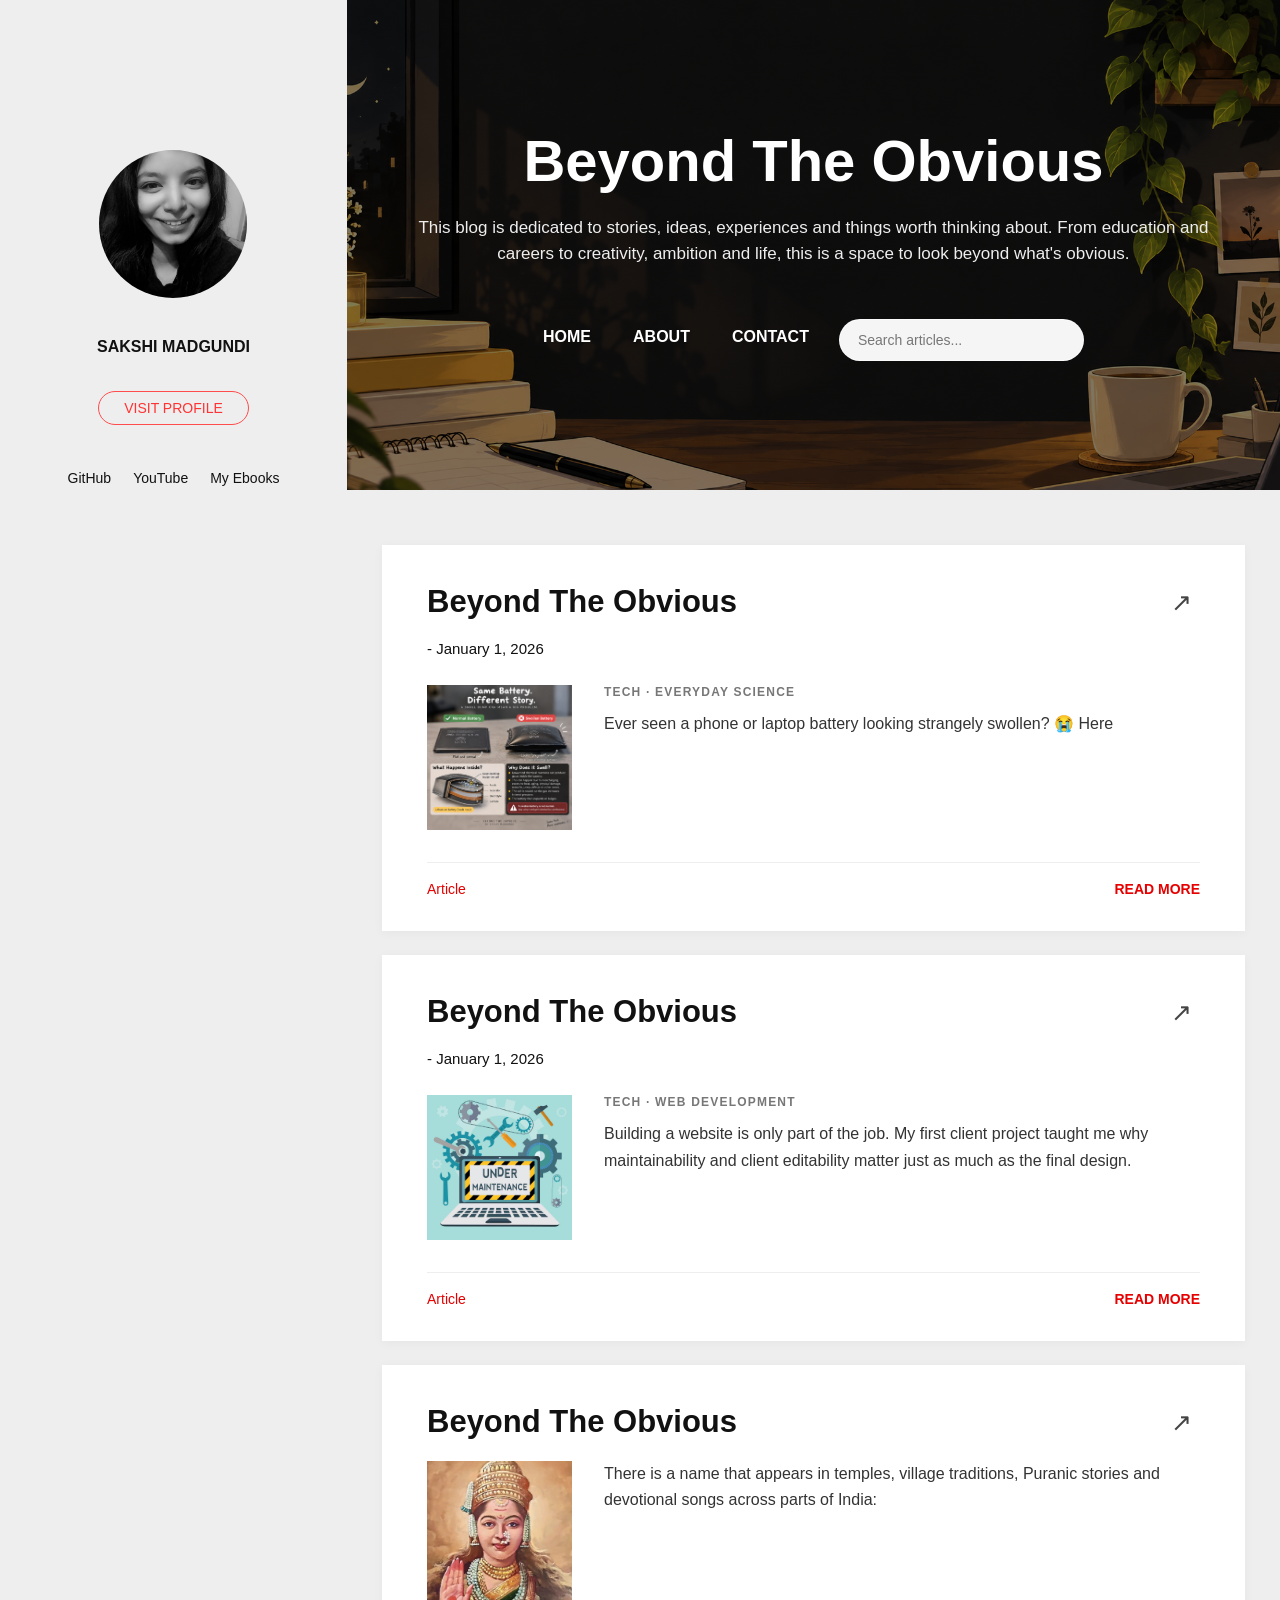
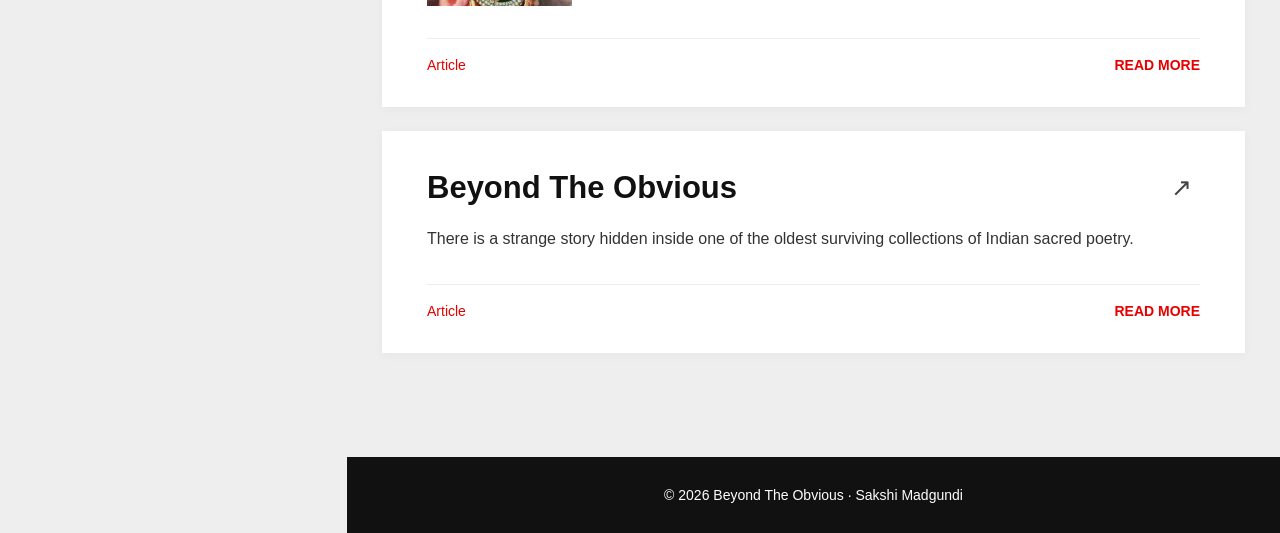
<file: index.html>
<!DOCTYPE html>
<html lang="en">

<head>
    <meta charset="UTF-8">

    <meta name="viewport" content="width=device-width, initial-scale=1.0">

    <title>Beyond The Obvious | Sakshi Madgundi</title>

    <meta
        name="description"
        content="Beyond The Obvious — stories, ideas, personal experiences and things worth thinking about."
    >

    <meta name="author" content="Sakshi Madgundi">

    <link rel="stylesheet" href="css/style.css">
</head>

<body>

<header class="mobile-header">
    <a href="index.html" class="mobile-logo">Beyond The Obvious</a>

    <button
        class="menu-toggle"
        id="menuToggle"
        type="button"
        aria-label="Open menu"
        aria-expanded="false"
    >
        ☰
    </button>
</header>

<aside class="sidebar" id="sidebar">

    <div class="profile">
        <img
            src="image (1).png"
            alt="Sakshi Madgundi"
            class="profile-image"
        >

        <h3>SAKSHI MADGUNDI</h3>

        <a
            href="https://github.com/Sakshi0035"
            target="_blank"
            rel="noopener noreferrer"
            class="profile-button"
        >
            VISIT PROFILE
        </a>
    </div>

    <div class="sidebar-social">
        <a
            href="https://github.com/Sakshi0035"
            target="_blank"
            rel="noopener noreferrer"
        >
            GitHub
        </a>

        <a
            href="https://www.youtube.com/@sakshimeandmyself"
            target="_blank"
            rel="noopener noreferrer"
        >
            YouTube
        </a>

        <a
            href="https://echopaths.gumroad.com/"
            target="_blank"
            rel="noopener noreferrer"
        >
            My Ebooks
        </a>
    </div>

</aside>

<main class="main-content">

    <section class="hero">

        <div class="hero-overlay">

            <h1>Beyond The Obvious</h1>

            <p>
                This blog is dedicated to stories, ideas, experiences and
                things worth thinking about. From education and careers to
                creativity, ambition and life, this is a space to look
                beyond what's obvious.
            </p>

            <div class="hero-nav-row">

                <nav class="main-nav" aria-label="Main navigation">
                    <a href="index.html">HOME</a>
                    <a href="about.html">ABOUT</a>
                    <a href="contact.html">CONTACT</a>
                </nav>

                <div class="hero-search">
                    <label for="blogSearch" class="sr-only">
                        Search articles
                    </label>

                    <input
                        type="search"
                        id="blogSearch"
                        placeholder="Search articles..."
                        autocomplete="off"
                        aria-label="Search articles"
                    >
                </div>

            </div>

        </div>

    </section>

    <section class="blog-area">

        <div class="blog-container">

            <div
                id="posts-container"
                class="posts-list"
                aria-live="polite"
            >
                <div id="posts-loading" class="posts-loading">
                    Loading articles...
                </div>
            </div>

            <div
                id="no-posts-message"
                class="no-posts-message"
                hidden
            >
                No articles found.
            </div>

        </div>

    </section>

    <footer class="site-footer">
        <p>© 2026 Beyond The Obvious · Sakshi Madgundi</p>
    </footer>

</main>

<script src="js/main.js"></script>

</body>
</html>
</file>
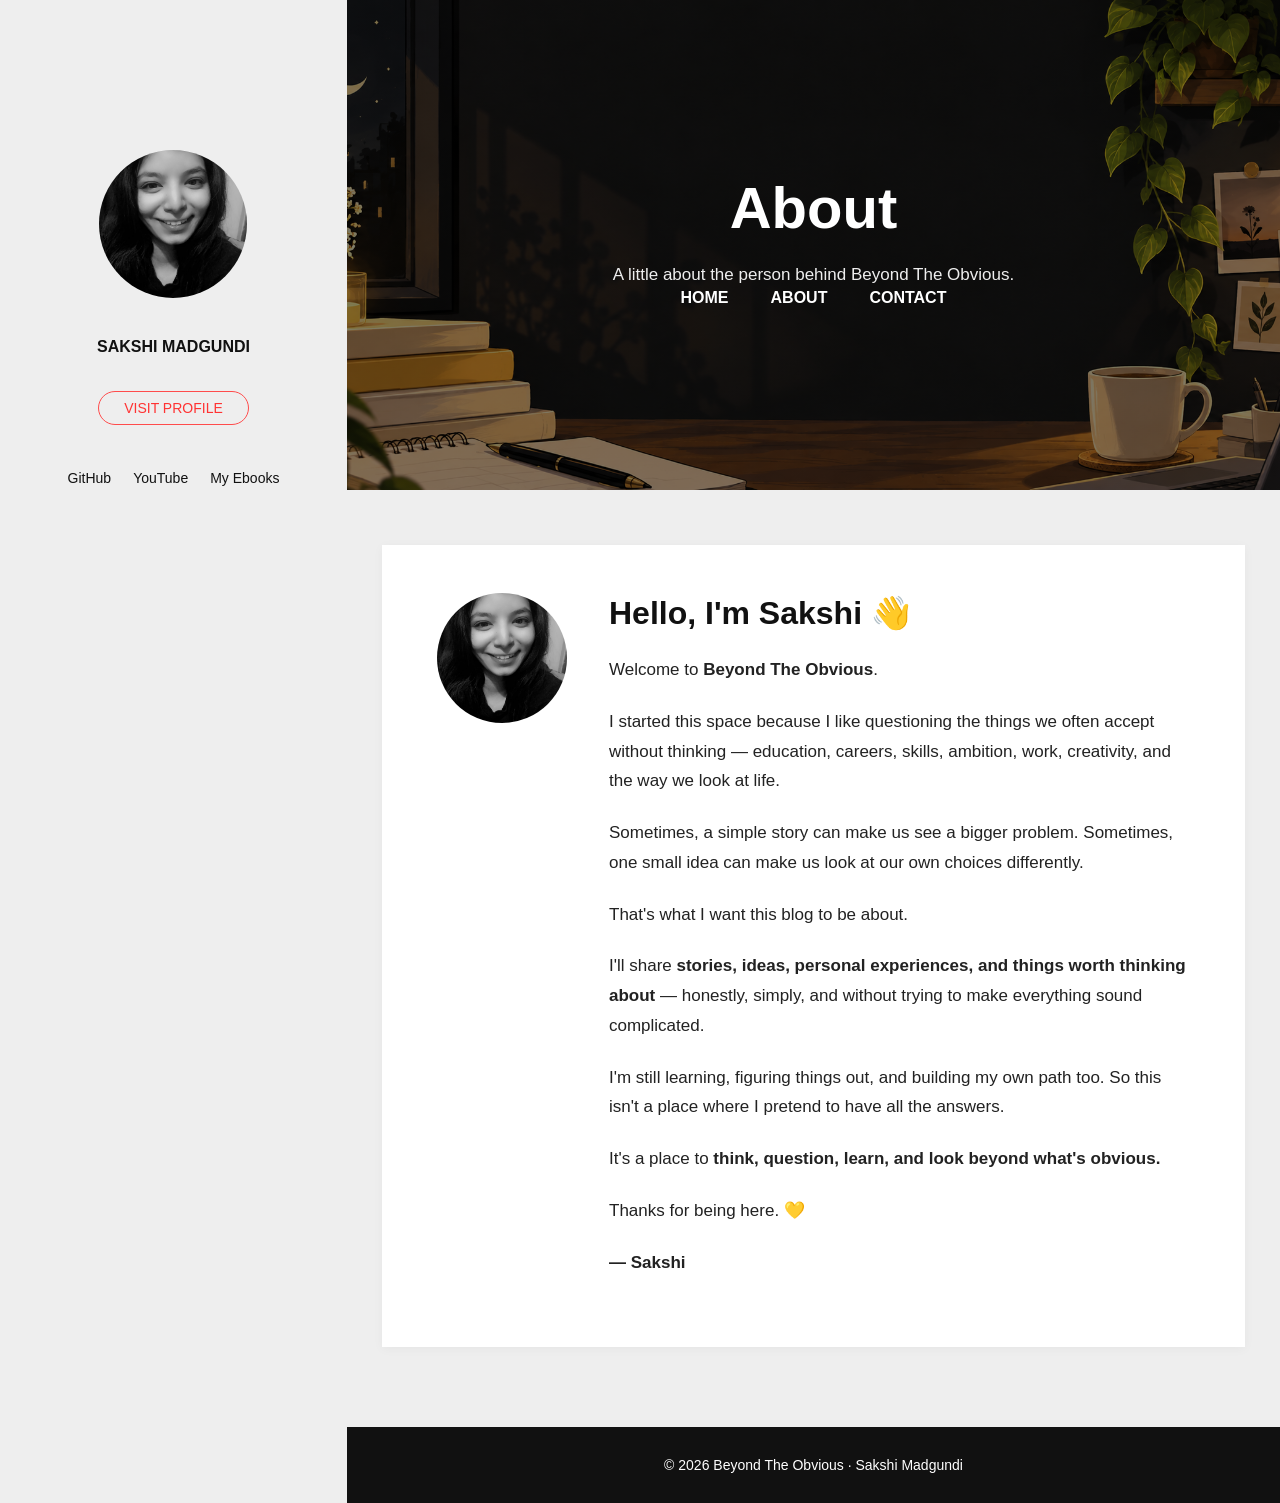
<file: about.html>
<!DOCTYPE html>
<html lang="en">

<head>
    <meta charset="UTF-8">

    <meta name="viewport" content="width=device-width, initial-scale=1.0">

    <title>About | Beyond The Obvious</title>

    <meta
        name="description"
        content="About Sakshi and Beyond The Obvious."
    >

    <meta name="author" content="Sakshi Madgundi">

    <link rel="stylesheet" href="css/style.css">
</head>

<body>

<header class="mobile-header">
    <a href="index.html" class="mobile-logo">Beyond The Obvious</a>

    <button
        class="menu-toggle"
        id="menuToggle"
        type="button"
        aria-label="Open menu"
        aria-expanded="false"
    >
        ☰
    </button>
</header>

<aside class="sidebar" id="sidebar">

    <div class="profile">

        <img
            src="image (1).png"
            alt="Sakshi Madgundi"
            class="profile-image"
        >

        <h3>SAKSHI MADGUNDI</h3>

        <a
            href="https://github.com/Sakshi0035"
            target="_blank"
            rel="noopener noreferrer"
            class="profile-button"
        >
            VISIT PROFILE
        </a>

    </div>

    <div class="sidebar-social">

        <a
            href="https://github.com/Sakshi0035"
            target="_blank"
            rel="noopener noreferrer"
        >
            GitHub
        </a>

        <a
            href="https://www.youtube.com/@sakshimeandmyself"
            target="_blank"
            rel="noopener noreferrer"
        >
            YouTube
        </a>

        <a
            href="https://echopaths.gumroad.com/"
            target="_blank"
            rel="noopener noreferrer"
        >
            My Ebooks
        </a>

    </div>

</aside>

<main class="main-content">

    <section class="hero hero-small">

        <div class="hero-overlay">

            <h1>About</h1>

            <p>
                A little about the person behind Beyond The Obvious.
            </p>

            <nav class="main-nav" aria-label="Main navigation">
                <a href="index.html">HOME</a>
                <a href="about.html">ABOUT</a>
                <a href="contact.html">CONTACT</a>
            </nav>

        </div>

    </section>

    <section class="blog-area">

        <div class="blog-container">

            <article class="static-page-card">

                <div class="static-page-profile">
                    <img
                        src="image (1).png"
                        alt="Sakshi Madgundi"
                    >
                </div>

                <div class="static-page-content">

                    <h2>Hello, I'm Sakshi 👋</h2>

                    <p>
                        Welcome to <strong>Beyond The Obvious</strong>.
                    </p>

                    <p>
                        I started this space because I like questioning
                        the things we often accept without thinking —
                        education, careers, skills, ambition, work,
                        creativity, and the way we look at life.
                    </p>

                    <p>
                        Sometimes, a simple story can make us see a bigger
                        problem. Sometimes, one small idea can make us look
                        at our own choices differently.
                    </p>

                    <p>
                        That's what I want this blog to be about.
                    </p>

                    <p>
                        I'll share
                        <strong>
                            stories, ideas, personal experiences, and things
                            worth thinking about
                        </strong>
                        — honestly, simply, and without trying to make
                        everything sound complicated.
                    </p>

                    <p>
                        I'm still learning, figuring things out, and
                        building my own path too. So this isn't a place
                        where I pretend to have all the answers.
                    </p>

                    <p>
                        It's a place to
                        <strong>
                            think, question, learn, and look beyond
                            what's obvious.
                        </strong>
                    </p>

                    <p>
                        Thanks for being here. 💛
                    </p>

                    <p><strong>— Sakshi</strong></p>

                </div>

            </article>

        </div>

    </section>

    <footer class="site-footer">
        <p>© 2026 Beyond The Obvious · Sakshi Madgundi</p>
    </footer>

</main>

<script src="js/main.js"></script>

</body>
</html>
</file>
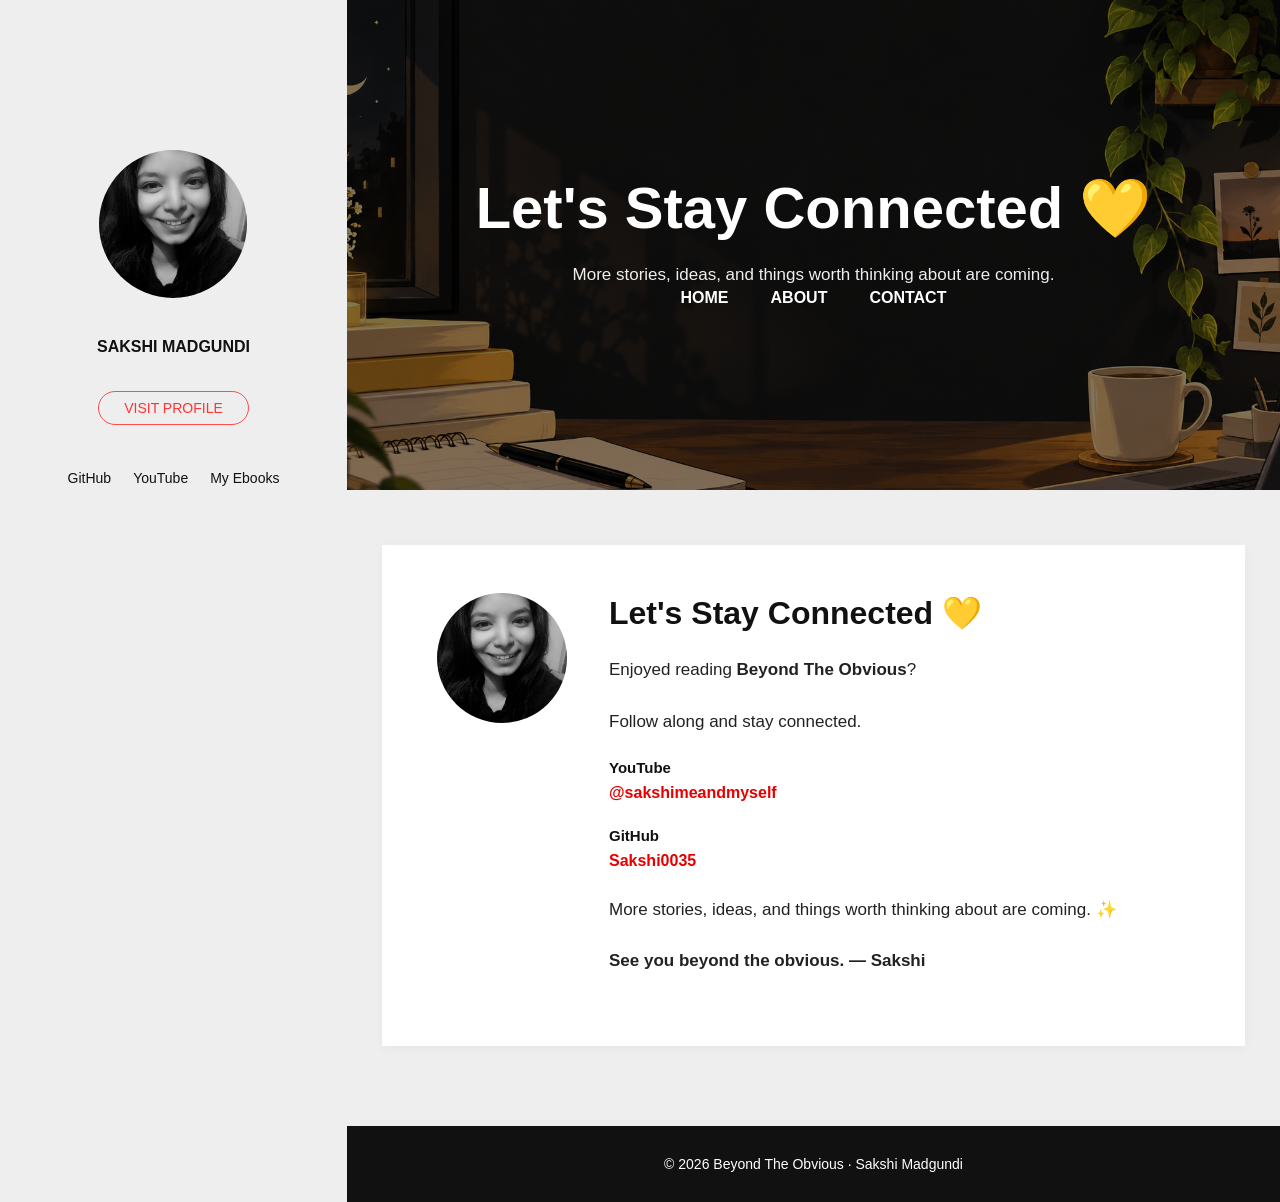
<file: contact.html>
<!DOCTYPE html>
<html lang="en">

<head>
    <meta charset="UTF-8">

    <meta name="viewport" content="width=device-width, initial-scale=1.0">

    <title>Contact | Beyond The Obvious</title>

    <meta
        name="description"
        content="Stay connected with Beyond The Obvious."
    >

    <meta name="author" content="Sakshi Madgundi">

    <link rel="stylesheet" href="css/style.css">
</head>

<body>

<header class="mobile-header">
    <a href="index.html" class="mobile-logo">Beyond The Obvious</a>

    <button
        class="menu-toggle"
        id="menuToggle"
        type="button"
        aria-label="Open menu"
        aria-expanded="false"
    >
        ☰
    </button>
</header>

<aside class="sidebar" id="sidebar">

    <div class="profile">

        <img
            src="image (1).png"
            alt="Sakshi Madgundi"
            class="profile-image"
        >

        <h3>SAKSHI MADGUNDI</h3>

        <a
            href="https://github.com/Sakshi0035"
            target="_blank"
            rel="noopener noreferrer"
            class="profile-button"
        >
            VISIT PROFILE
        </a>

    </div>

    <div class="sidebar-social">

        <a
            href="https://github.com/Sakshi0035"
            target="_blank"
            rel="noopener noreferrer"
        >
            GitHub
        </a>

        <a
            href="https://www.youtube.com/@sakshimeandmyself"
            target="_blank"
            rel="noopener noreferrer"
        >
            YouTube
        </a>

        <a
            href="https://echopaths.gumroad.com/"
            target="_blank"
            rel="noopener noreferrer"
        >
            My Ebooks
        </a>

    </div>

</aside>

<main class="main-content">

    <section class="hero hero-small">

        <div class="hero-overlay">

            <h1>Let's Stay Connected 💛</h1>

            <p>
                More stories, ideas, and things worth thinking about
                are coming.
            </p>

            <nav class="main-nav" aria-label="Main navigation">
                <a href="index.html">HOME</a>
                <a href="about.html">ABOUT</a>
                <a href="contact.html">CONTACT</a>
            </nav>

        </div>

    </section>

    <section class="blog-area">

        <div class="blog-container">

            <article class="static-page-card">

                <div class="static-page-profile">
                    <img
                        src="image (1).png"
                        alt="Sakshi Madgundi"
                    >
                </div>

                <div class="static-page-content">

                    <h2>Let's Stay Connected 💛</h2>

                    <p>
                        Enjoyed reading
                        <strong>Beyond The Obvious</strong>?
                    </p>

                    <p>
                        Follow along and stay connected.
                    </p>

                    <div class="contact-link-block">
                        <strong>YouTube</strong>
                        <a
                            href="https://www.youtube.com/@sakshimeandmyself"
                            target="_blank"
                            rel="noopener noreferrer"
                        >
                            @sakshimeandmyself
                        </a>
                    </div>

                    <div class="contact-link-block">
                        <strong>GitHub</strong>
                        <a
                            href="https://github.com/Sakshi0035"
                            target="_blank"
                            rel="noopener noreferrer"
                        >
                            Sakshi0035
                        </a>
                    </div>

                    <p>
                        More stories, ideas, and things worth thinking
                        about are coming. ✨
                    </p>

                    <p>
                        <strong>
                            See you beyond the obvious. — Sakshi
                        </strong>
                    </p>

                </div>

            </article>

        </div>

    </section>

    <footer class="site-footer">
        <p>© 2026 Beyond The Obvious · Sakshi Madgundi</p>
    </footer>

</main>

<script src="js/main.js"></script>

</body>
</html>
</file>
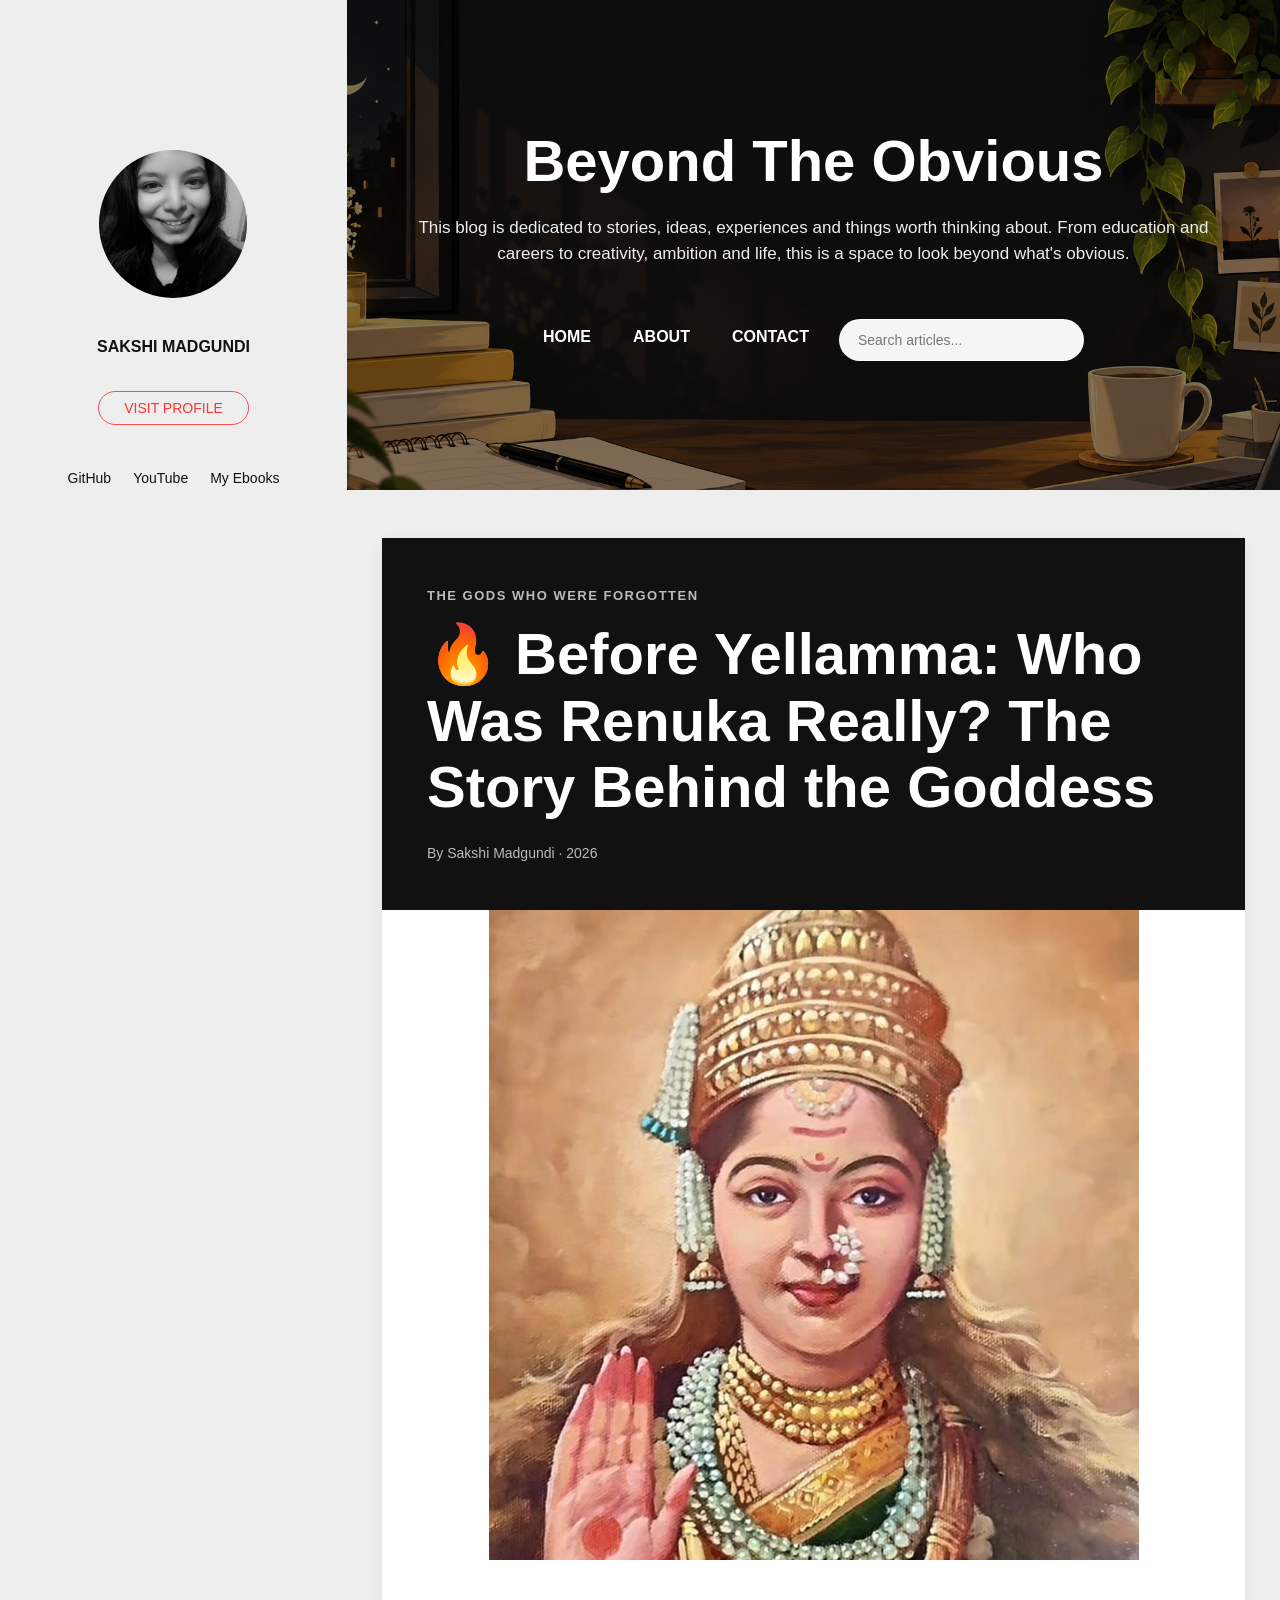
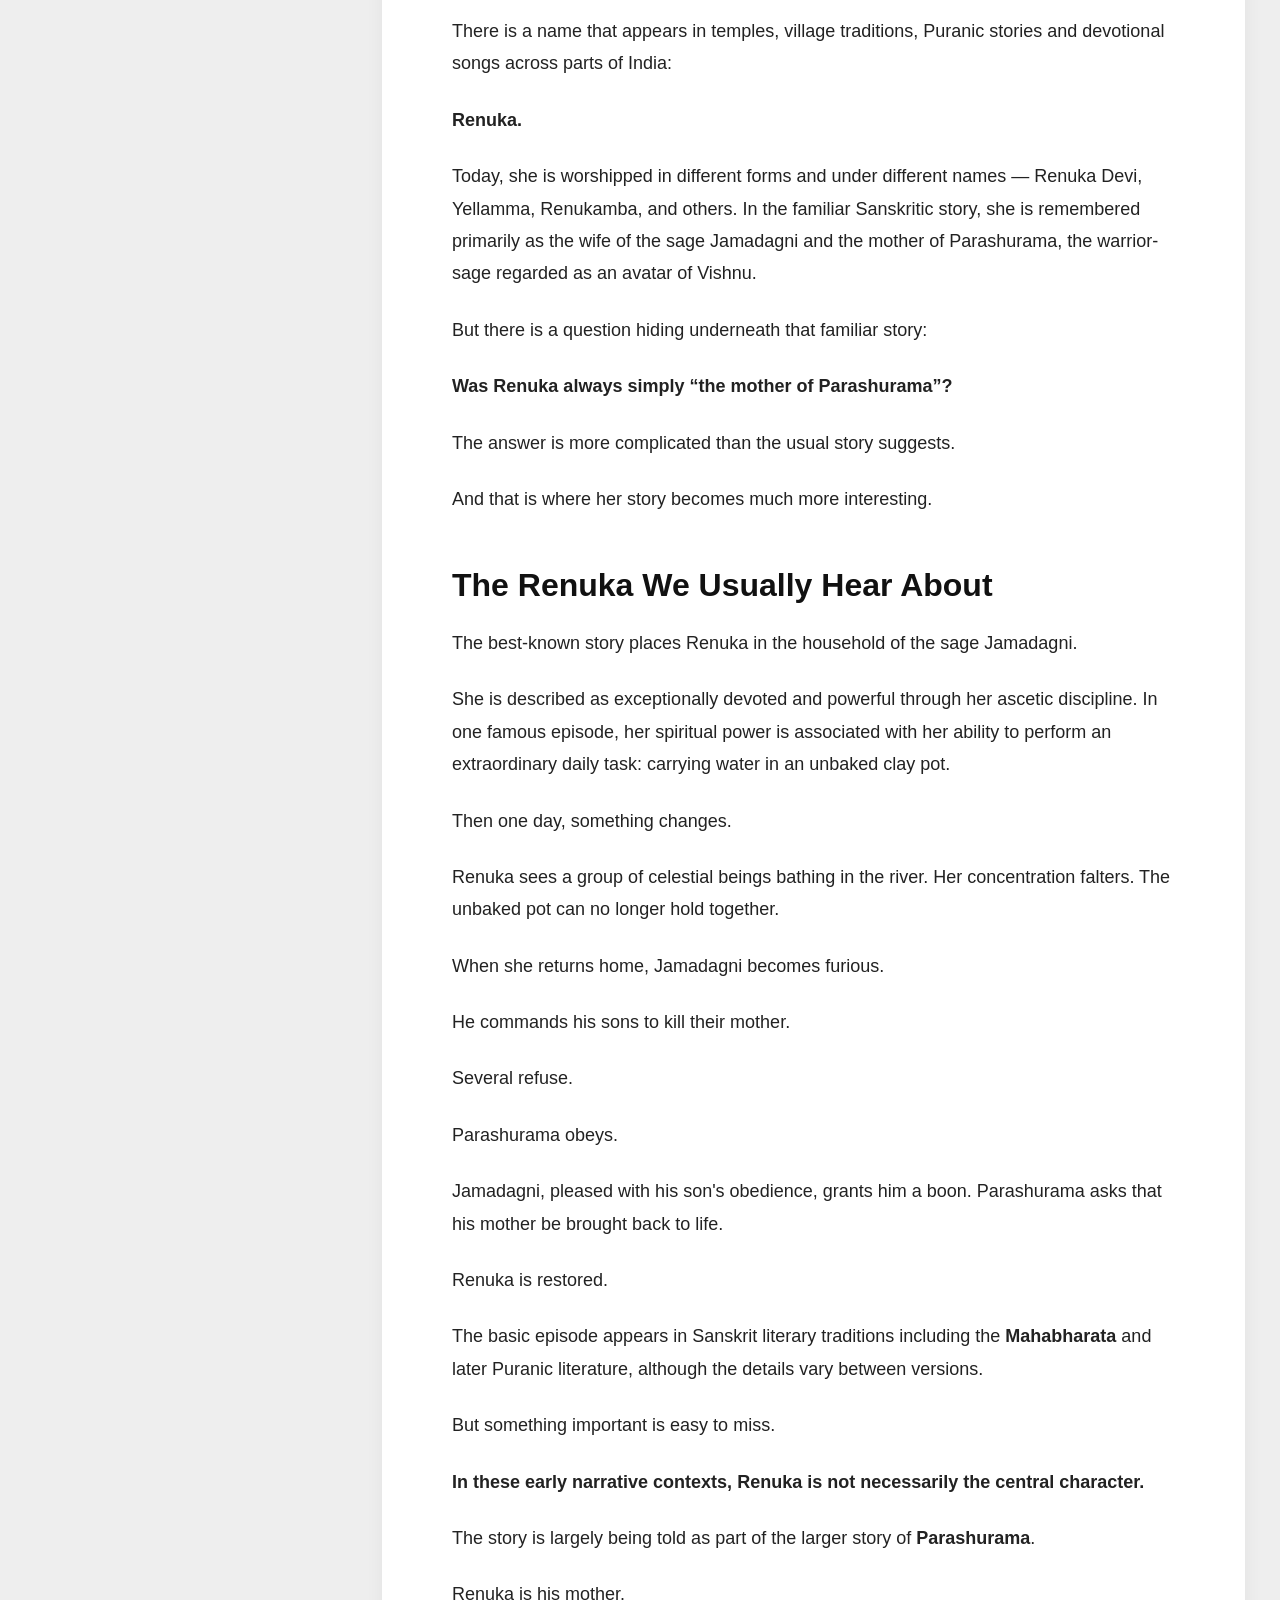
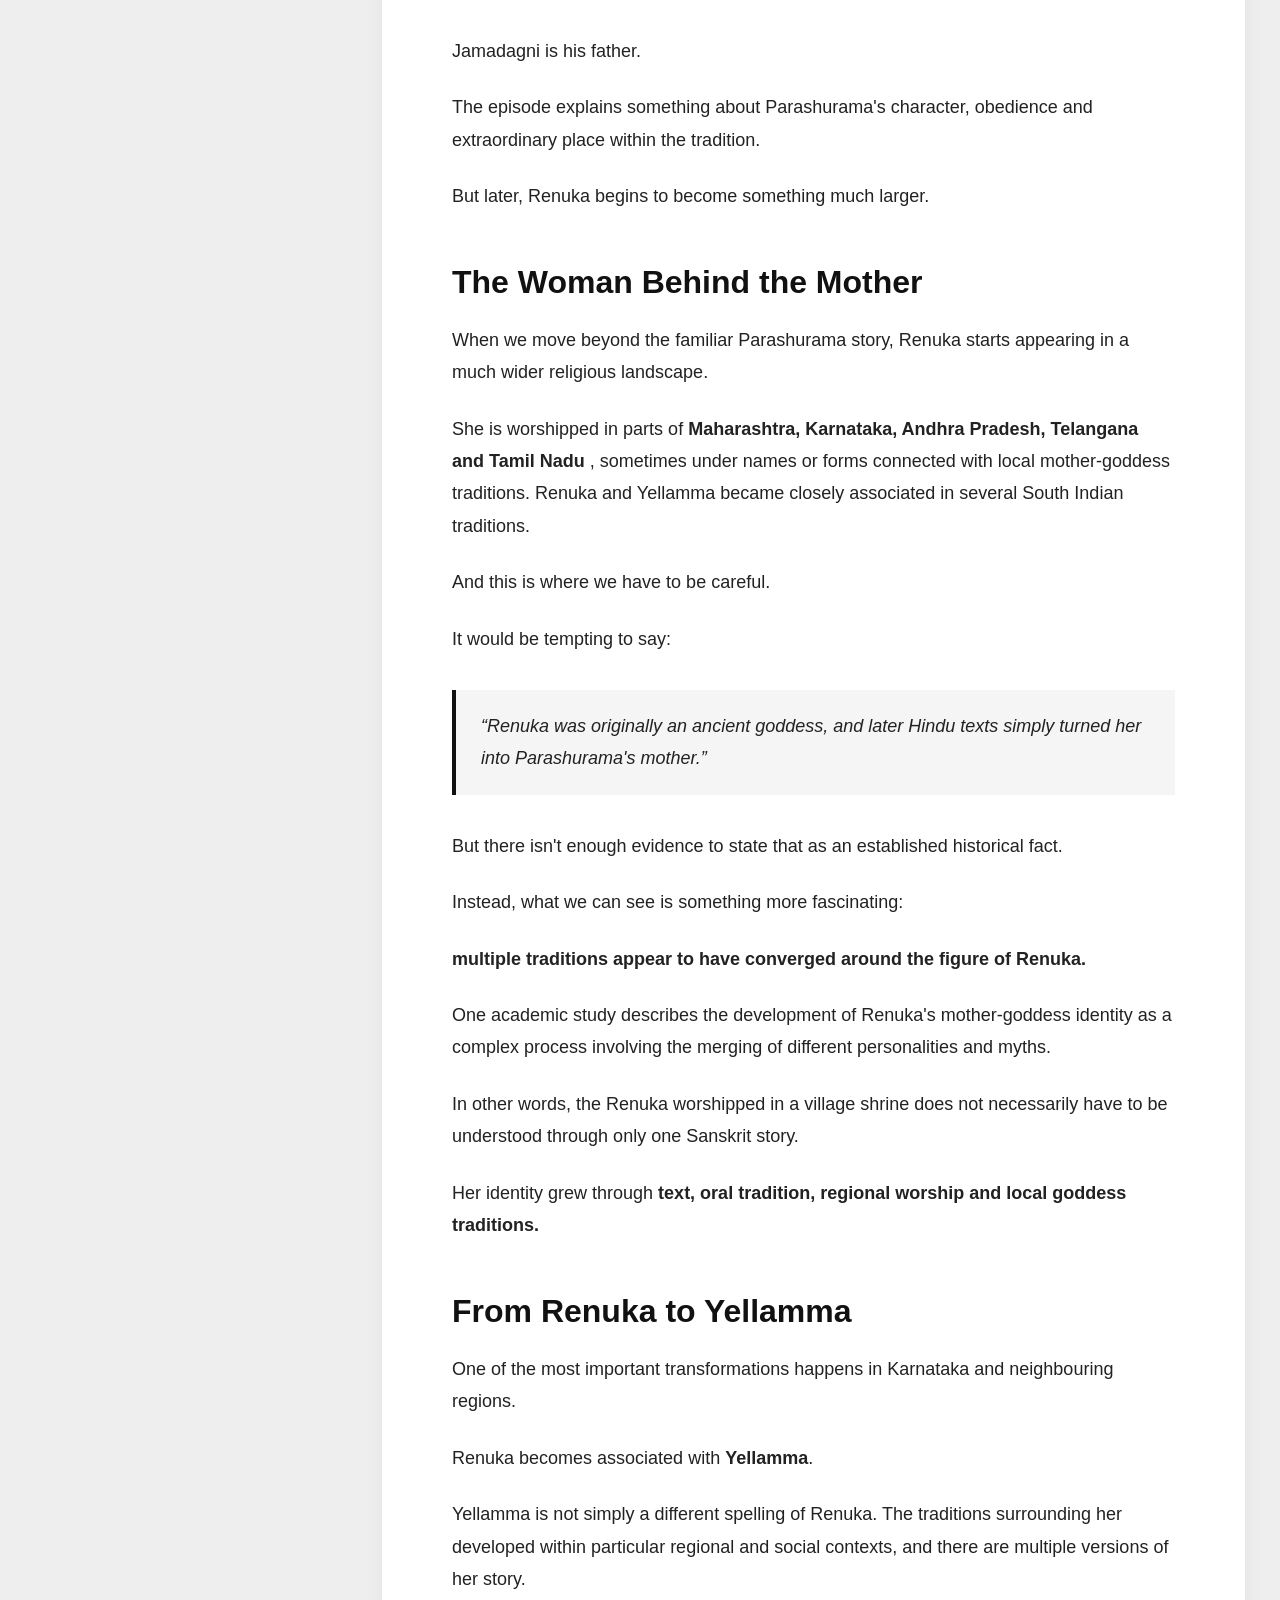
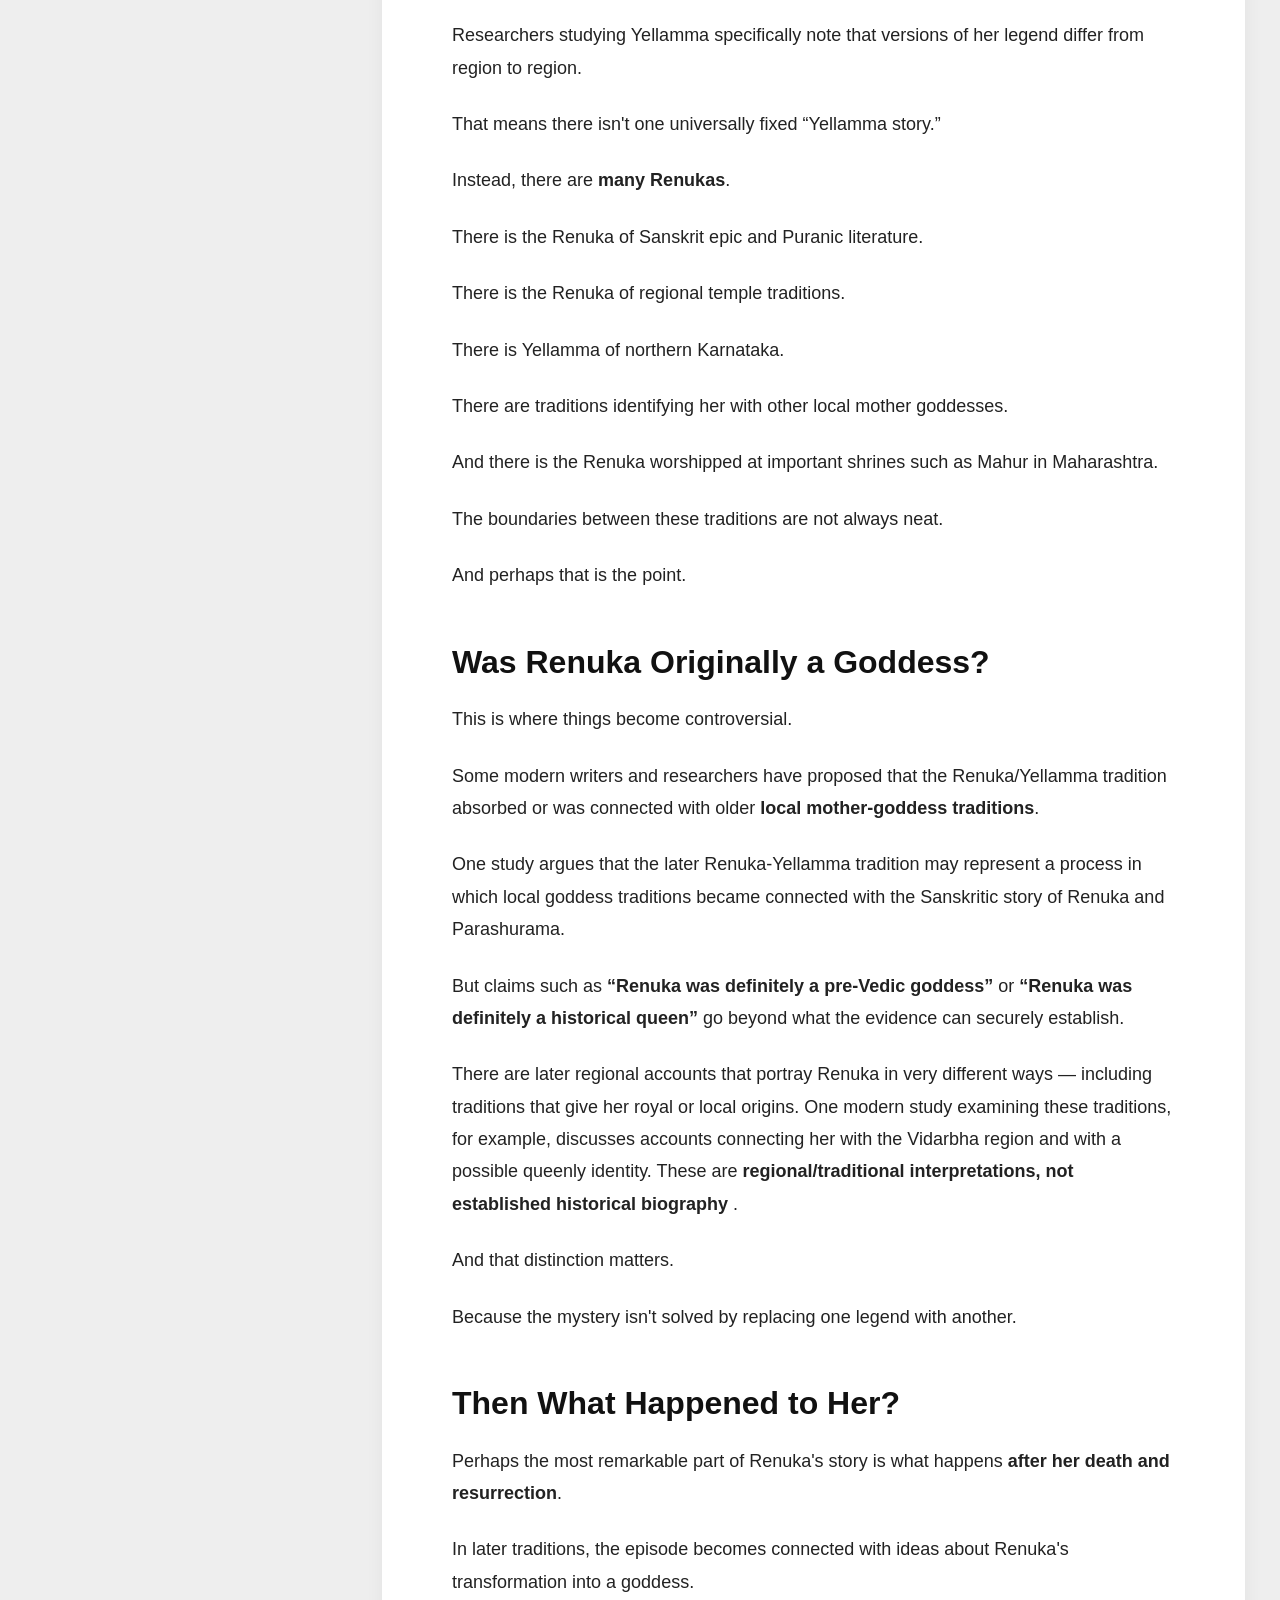
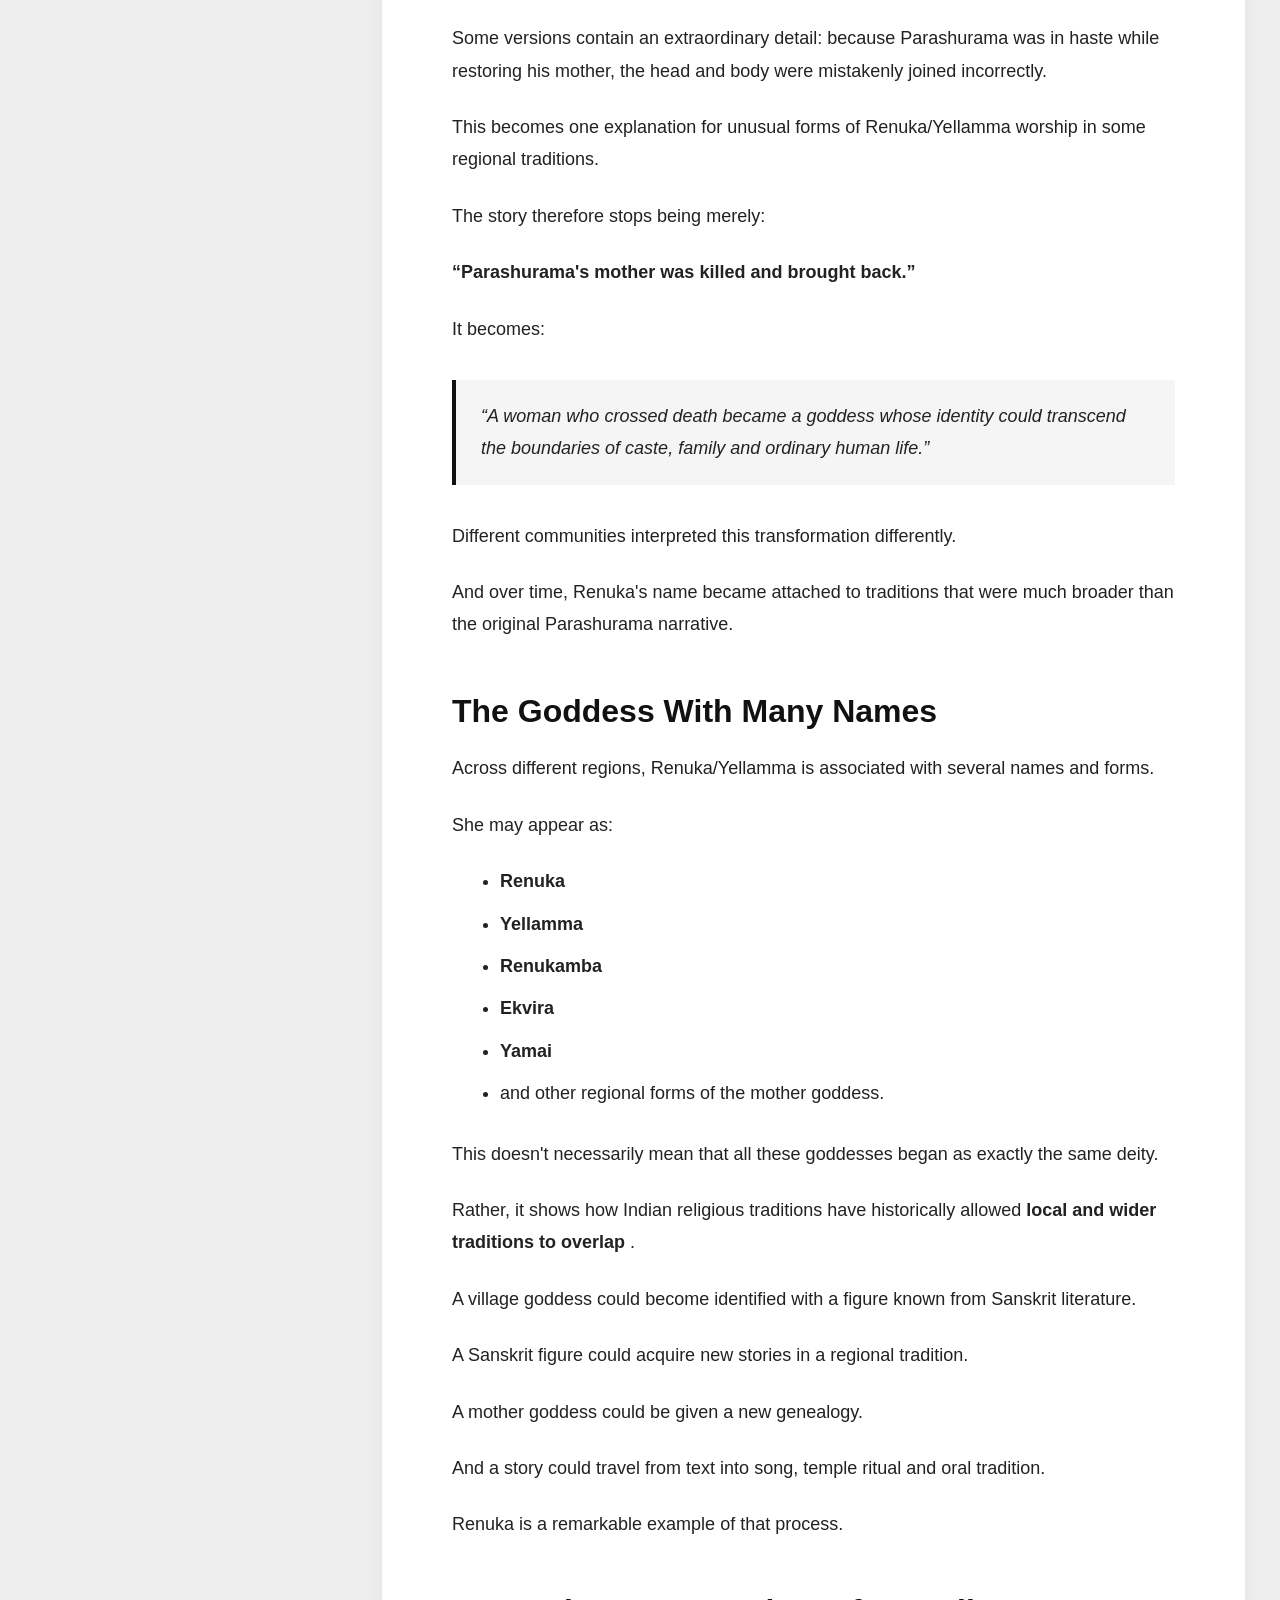
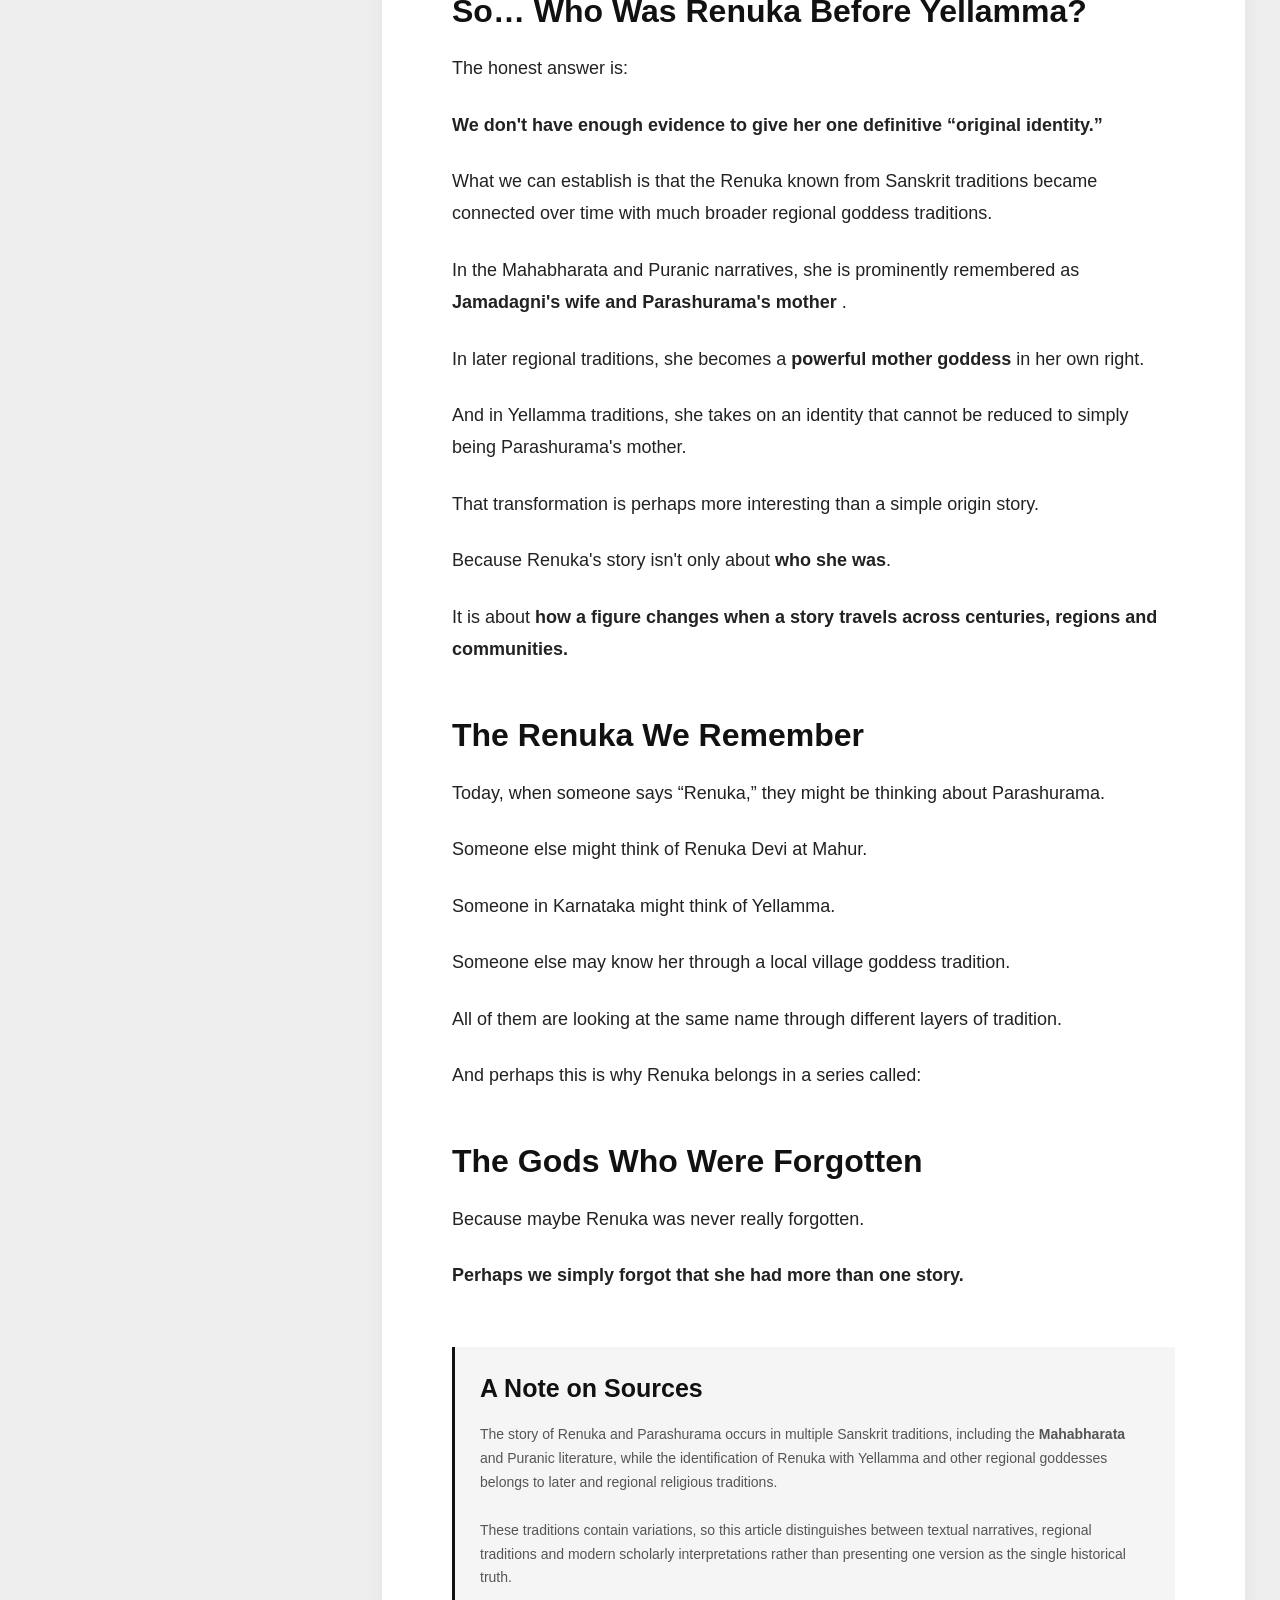
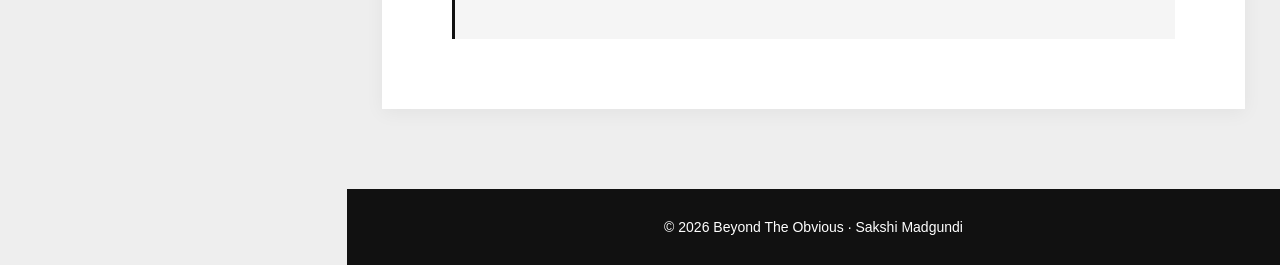
<file: posts/before-yellamma-renuka.html>
<!DOCTYPE html>
<html lang="en">

<head>

    <meta charset="UTF-8">

    <meta
        name="viewport"
        content="width=device-width, initial-scale=1.0"
    >

    <title>
        Before Yellamma: Who Was Renuka Really? The Story Behind the Goddess | Beyond The Obvious
    </title>

    <meta
        name="description"
        content="Before Yellamma: Who Was Renuka Really? The Story Behind the Goddess — exploring Renuka, Yellamma, regional traditions and the transformation of Renuka into a mother goddess."
    >

    <meta name="author" content="Sakshi Madgundi">

    <link rel="stylesheet" href="../css/style.css">

</head>

<body>

<!-- =========================================
     MOBILE HEADER
========================================= -->

<header class="mobile-header">

    <a
        href="../index.html"
        class="mobile-logo"
    >
        Beyond The Obvious
    </a>

    <button
        class="menu-toggle"
        id="menuToggle"
        type="button"
        aria-label="Open menu"
        aria-expanded="false"
    >
        ☰
    </button>

</header>


<!-- =========================================
     COMMON SIDEBAR
========================================= -->

<aside class="sidebar" id="sidebar">

    <div class="profile">

        <img
            src="../image (1).png"
            alt="Sakshi Madgundi"
            class="profile-image"
        >

        <h3>SAKSHI MADGUNDI</h3>

        <a
            href="https://github.com/Sakshi0035"
            target="_blank"
            rel="noopener noreferrer"
            class="profile-button"
        >
            VISIT PROFILE
        </a>

    </div>


    <div class="sidebar-social">

        <a
            href="https://github.com/Sakshi0035"
            target="_blank"
            rel="noopener noreferrer"
        >
            GitHub
        </a>

        <a
            href="https://www.youtube.com/@sakshimeandmyself"
            target="_blank"
            rel="noopener noreferrer"
        >
            YouTube
        </a>

        <a
            href="https://echopaths.gumroad.com/"
            target="_blank"
            rel="noopener noreferrer"
        >
            My Ebooks
        </a>

    </div>

</aside>


<!-- =========================================
     MAIN
========================================= -->

<main class="main-content">


    <!-- =====================================
         COMMON SITE HERO
         SAME AS HOME / ABOUT / CONTACT
    ====================================== -->

    <section class="hero">

        <div class="hero-overlay">

            <h1>Beyond The Obvious</h1>

            <p>
                This blog is dedicated to stories, ideas, experiences and
                things worth thinking about. From education and careers to
                creativity, ambition and life, this is a space to look
                beyond what's obvious.
            </p>


            <div class="hero-nav-row">

                <nav
                    class="main-nav"
                    aria-label="Main navigation"
                >

                    <a href="../index.html">
                        HOME
                    </a>

                    <a href="../about.html">
                        ABOUT
                    </a>

                    <a href="../contact.html">
                        CONTACT
                    </a>

                </nav>


                <!-- Search is kept here globally,
                     exactly like the main site -->

                <div class="hero-search">

                    <label
                        for="blogSearch"
                        class="sr-only"
                    >
                        Search articles
                    </label>

                    <input
                        type="search"
                        id="blogSearch"
                        placeholder="Search articles..."
                        autocomplete="off"
                        aria-label="Search articles"
                    >

                </div>

            </div>

        </div>

    </section>


    <!-- =====================================
         POST AREA

         IMPORTANT:
         The post is a separate centered
         container below the global hero.
    ====================================== -->

    <section class="post-page">

        <div class="post-container">


            <!-- =================================
                 ONE SINGLE BLOG POST CONTAINER
            ================================== -->

            <article
                class="blog-post single-post"
                data-post-file="before-yellamma-renuka.html"
            >


                <!-- =================================
                     POST TITLE HEADER

                     This is INSIDE the white blog
                     container, NOT attached to hero.
                ================================== -->

                <header class="post-header">

                    <div class="post-header-inner">

                        <div class="post-category">
                            THE GODS WHO WERE FORGOTTEN
                        </div>

                        <h1>
                            🔥 Before Yellamma: Who Was Renuka Really? The Story Behind the Goddess
                        </h1>

                        <div class="post-meta">
                            By Sakshi Madgundi ·
                            <span data-auto-post-date>
                                2026
                            </span>
                        </div>

                    </div>

                </header>


                <!-- =================================
                     FEATURED IMAGE

                     SQUARE 1:1
                ================================== -->

                <div class="post-featured-image-wrap">

                    <img
                        src="../9b787a217fe146debf056bd89142cc92.jpg"
                        alt="Renuka Devi"
                        class="post-featured-image"
                    >

                </div>


                <!-- =================================
                     ARTICLE CONTENT
                ================================== -->

                <div class="post-content">

                    <p>
                        There is a name that appears in temples, village traditions,
                        Puranic stories and devotional songs across parts of India:
                    </p>

                    <p>
                        <strong>Renuka.</strong>
                    </p>

                    <p>
                        Today, she is worshipped in different forms and under different
                        names — Renuka Devi, Yellamma, Renukamba, and others. In the
                        familiar Sanskritic story, she is remembered primarily as the
                        wife of the sage Jamadagni and the mother of Parashurama, the
                        warrior-sage regarded as an avatar of Vishnu.
                    </p>

                    <p>
                        But there is a question hiding underneath that familiar story:
                    </p>

                    <p>
                        <strong>
                            Was Renuka always simply “the mother of Parashurama”?
                        </strong>
                    </p>

                    <p>
                        The answer is more complicated than the usual story suggests.
                    </p>

                    <p>
                        And that is where her story becomes much more interesting.
                    </p>


                    <h2>
                        The Renuka We Usually Hear About
                    </h2>

                    <p>
                        The best-known story places Renuka in the household of the sage
                        Jamadagni.
                    </p>

                    <p>
                        She is described as exceptionally devoted and powerful through
                        her ascetic discipline. In one famous episode, her spiritual
                        power is associated with her ability to perform an extraordinary
                        daily task: carrying water in an unbaked clay pot.
                    </p>

                    <p>
                        Then one day, something changes.
                    </p>

                    <p>
                        Renuka sees a group of celestial beings bathing in the river.
                        Her concentration falters. The unbaked pot can no longer hold
                        together.
                    </p>

                    <p>
                        When she returns home, Jamadagni becomes furious.
                    </p>

                    <p>
                        He commands his sons to kill their mother.
                    </p>

                    <p>
                        Several refuse.
                    </p>

                    <p>
                        Parashurama obeys.
                    </p>

                    <p>
                        Jamadagni, pleased with his son's obedience, grants him a boon.
                        Parashurama asks that his mother be brought back to life.
                    </p>

                    <p>
                        Renuka is restored.
                    </p>

                    <p>
                        The basic episode appears in Sanskrit literary traditions
                        including the <strong>Mahabharata</strong> and later Puranic
                        literature, although the details vary between versions.
                    </p>

                    <p>
                        But something important is easy to miss.
                    </p>

                    <p>
                        <strong>
                            In these early narrative contexts, Renuka is not necessarily
                            the central character.
                        </strong>
                    </p>

                    <p>
                        The story is largely being told as part of the larger story of
                        <strong>Parashurama</strong>.
                    </p>

                    <p>
                        Renuka is his mother.
                    </p>

                    <p>
                        Jamadagni is his father.
                    </p>

                    <p>
                        The episode explains something about Parashurama's character,
                        obedience and extraordinary place within the tradition.
                    </p>

                    <p>
                        But later, Renuka begins to become something much larger.
                    </p>


                    <h2>
                        The Woman Behind the Mother
                    </h2>

                    <p>
                        When we move beyond the familiar Parashurama story, Renuka
                        starts appearing in a much wider religious landscape.
                    </p>

                    <p>
                        She is worshipped in parts of
                        <strong>
                            Maharashtra, Karnataka, Andhra Pradesh, Telangana and Tamil Nadu
                        </strong>,
                        sometimes under names or forms connected with local mother-goddess
                        traditions. Renuka and Yellamma became closely associated in
                        several South Indian traditions.
                    </p>

                    <p>
                        And this is where we have to be careful.
                    </p>

                    <p>
                        It would be tempting to say:
                    </p>

                    <blockquote>
                        “Renuka was originally an ancient goddess, and later Hindu
                        texts simply turned her into Parashurama's mother.”
                    </blockquote>

                    <p>
                        But there isn't enough evidence to state that as an established
                        historical fact.
                    </p>

                    <p>
                        Instead, what we can see is something more fascinating:
                    </p>

                    <p>
                        <strong>
                            multiple traditions appear to have converged around the
                            figure of Renuka.
                        </strong>
                    </p>

                    <p>
                        One academic study describes the development of Renuka's
                        mother-goddess identity as a complex process involving the
                        merging of different personalities and myths.
                    </p>

                    <p>
                        In other words, the Renuka worshipped in a village shrine does
                        not necessarily have to be understood through only one Sanskrit
                        story.
                    </p>

                    <p>
                        Her identity grew through
                        <strong>
                            text, oral tradition, regional worship and local goddess traditions.
                        </strong>
                    </p>


                    <h2>
                        From Renuka to Yellamma
                    </h2>

                    <p>
                        One of the most important transformations happens in Karnataka
                        and neighbouring regions.
                    </p>

                    <p>
                        Renuka becomes associated with <strong>Yellamma</strong>.
                    </p>

                    <p>
                        Yellamma is not simply a different spelling of Renuka. The
                        traditions surrounding her developed within particular regional
                        and social contexts, and there are multiple versions of her story.
                    </p>

                    <p>
                        Researchers studying Yellamma specifically note that versions
                        of her legend differ from region to region.
                    </p>

                    <p>
                        That means there isn't one universally fixed “Yellamma story.”
                    </p>

                    <p>
                        Instead, there are <strong>many Renukas</strong>.
                    </p>

                    <p>
                        There is the Renuka of Sanskrit epic and Puranic literature.
                    </p>

                    <p>
                        There is the Renuka of regional temple traditions.
                    </p>

                    <p>
                        There is Yellamma of northern Karnataka.
                    </p>

                    <p>
                        There are traditions identifying her with other local mother
                        goddesses.
                    </p>

                    <p>
                        And there is the Renuka worshipped at important shrines such as
                        Mahur in Maharashtra.
                    </p>

                    <p>
                        The boundaries between these traditions are not always neat.
                    </p>

                    <p>
                        And perhaps that is the point.
                    </p>


                    <h2>
                        Was Renuka Originally a Goddess?
                    </h2>

                    <p>
                        This is where things become controversial.
                    </p>

                    <p>
                        Some modern writers and researchers have proposed that the
                        Renuka/Yellamma tradition absorbed or was connected with older
                        <strong>local mother-goddess traditions</strong>.
                    </p>

                    <p>
                        One study argues that the later Renuka-Yellamma tradition may
                        represent a process in which local goddess traditions became
                        connected with the Sanskritic story of Renuka and Parashurama.
                    </p>

                    <p>
                        But claims such as
                        <strong>
                            “Renuka was definitely a pre-Vedic goddess”
                        </strong>
                        or
                        <strong>
                            “Renuka was definitely a historical queen”
                        </strong>
                        go beyond what the evidence can securely establish.
                    </p>

                    <p>
                        There are later regional accounts that portray Renuka in very
                        different ways — including traditions that give her royal or
                        local origins. One modern study examining these traditions, for
                        example, discusses accounts connecting her with the Vidarbha
                        region and with a possible queenly identity. These are
                        <strong>
                            regional/traditional interpretations, not established
                            historical biography
                        </strong>.
                    </p>

                    <p>
                        And that distinction matters.
                    </p>

                    <p>
                        Because the mystery isn't solved by replacing one legend with
                        another.
                    </p>


                    <h2>
                        Then What Happened to Her?
                    </h2>

                    <p>
                        Perhaps the most remarkable part of Renuka's story is what
                        happens <strong>after her death and resurrection</strong>.
                    </p>

                    <p>
                        In later traditions, the episode becomes connected with ideas
                        about Renuka's transformation into a goddess.
                    </p>

                    <p>
                        Some versions contain an extraordinary detail: because
                        Parashurama was in haste while restoring his mother, the head
                        and body were mistakenly joined incorrectly.
                    </p>

                    <p>
                        This becomes one explanation for unusual forms of Renuka/Yellamma
                        worship in some regional traditions.
                    </p>

                    <p>
                        The story therefore stops being merely:
                    </p>

                    <p>
                        <strong>
                            “Parashurama's mother was killed and brought back.”
                        </strong>
                    </p>

                    <p>
                        It becomes:
                    </p>

                    <blockquote>
                        “A woman who crossed death became a goddess whose identity could
                        transcend the boundaries of caste, family and ordinary human life.”
                    </blockquote>

                    <p>
                        Different communities interpreted this transformation differently.
                    </p>

                    <p>
                        And over time, Renuka's name became attached to traditions that
                        were much broader than the original Parashurama narrative.
                    </p>


                    <h2>
                        The Goddess With Many Names
                    </h2>

                    <p>
                        Across different regions, Renuka/Yellamma is associated with
                        several names and forms.
                    </p>

                    <p>
                        She may appear as:
                    </p>

                    <ul>

                        <li><strong>Renuka</strong></li>

                        <li><strong>Yellamma</strong></li>

                        <li><strong>Renukamba</strong></li>

                        <li><strong>Ekvira</strong></li>

                        <li><strong>Yamai</strong></li>

                        <li>
                            and other regional forms of the mother goddess.
                        </li>

                    </ul>

                    <p>
                        This doesn't necessarily mean that all these goddesses began
                        as exactly the same deity.
                    </p>

                    <p>
                        Rather, it shows how Indian religious traditions have
                        historically allowed
                        <strong>
                            local and wider traditions to overlap
                        </strong>.
                    </p>

                    <p>
                        A village goddess could become identified with a figure known
                        from Sanskrit literature.
                    </p>

                    <p>
                        A Sanskrit figure could acquire new stories in a regional
                        tradition.
                    </p>

                    <p>
                        A mother goddess could be given a new genealogy.
                    </p>

                    <p>
                        And a story could travel from text into song, temple ritual
                        and oral tradition.
                    </p>

                    <p>
                        Renuka is a remarkable example of that process.
                    </p>


                    <h2>
                        So… Who Was Renuka Before Yellamma?
                    </h2>

                    <p>
                        The honest answer is:
                    </p>

                    <p>
                        <strong>
                            We don't have enough evidence to give her one definitive
                            “original identity.”
                        </strong>
                    </p>

                    <p>
                        What we can establish is that the Renuka known from Sanskrit
                        traditions became connected over time with much broader regional
                        goddess traditions.
                    </p>

                    <p>
                        In the Mahabharata and Puranic narratives, she is prominently
                        remembered as
                        <strong>
                            Jamadagni's wife and Parashurama's mother
                        </strong>.
                    </p>

                    <p>
                        In later regional traditions, she becomes a
                        <strong>
                            powerful mother goddess
                        </strong>
                        in her own right.
                    </p>

                    <p>
                        And in Yellamma traditions, she takes on an identity that
                        cannot be reduced to simply being Parashurama's mother.
                    </p>

                    <p>
                        That transformation is perhaps more interesting than a simple
                        origin story.
                    </p>

                    <p>
                        Because Renuka's story isn't only about
                        <strong>who she was</strong>.
                    </p>

                    <p>
                        It is about
                        <strong>
                            how a figure changes when a story travels
                            across centuries, regions and communities.
                        </strong>
                    </p>


                    <h2>
                        The Renuka We Remember
                    </h2>

                    <p>
                        Today, when someone says “Renuka,” they might be thinking about
                        Parashurama.
                    </p>

                    <p>
                        Someone else might think of Renuka Devi at Mahur.
                    </p>

                    <p>
                        Someone in Karnataka might think of Yellamma.
                    </p>

                    <p>
                        Someone else may know her through a local village goddess
                        tradition.
                    </p>

                    <p>
                        All of them are looking at the same name through different
                        layers of tradition.
                    </p>

                    <p>
                        And perhaps this is why Renuka belongs in a series called:
                    </p>

                    <h2>
                        The Gods Who Were Forgotten
                    </h2>

                    <p>
                        Because maybe Renuka was never really forgotten.
                    </p>

                    <p>
                        <strong>
                            Perhaps we simply forgot that she had more than one story.
                        </strong>
                    </p>


                    <!-- =================================
                         SOURCE NOTE
                    ================================== -->

                    <div class="source-note">

                        <h3>
                            A Note on Sources
                        </h3>

                        <p>
                            The story of Renuka and Parashurama occurs in multiple
                            Sanskrit traditions, including the
                            <strong>Mahabharata</strong> and Puranic literature, while
                            the identification of Renuka with Yellamma and other
                            regional goddesses belongs to later and regional religious
                            traditions.
                        </p>

                        <p>
                            These traditions contain variations, so this article
                            distinguishes between textual narratives, regional
                            traditions and modern scholarly interpretations rather
                            than presenting one version as the single historical truth.
                        </p>

                    </div>

                </div>

            </article>


        </div>

    </section>


    <!-- =====================================
         FOOTER
    ====================================== -->

    <footer class="site-footer">

        <p>
            © 2026 Beyond The Obvious · Sakshi Madgundi
        </p>

    </footer>


</main>


<script src="../js/main.js"></script>

</body>

</html>
</file>
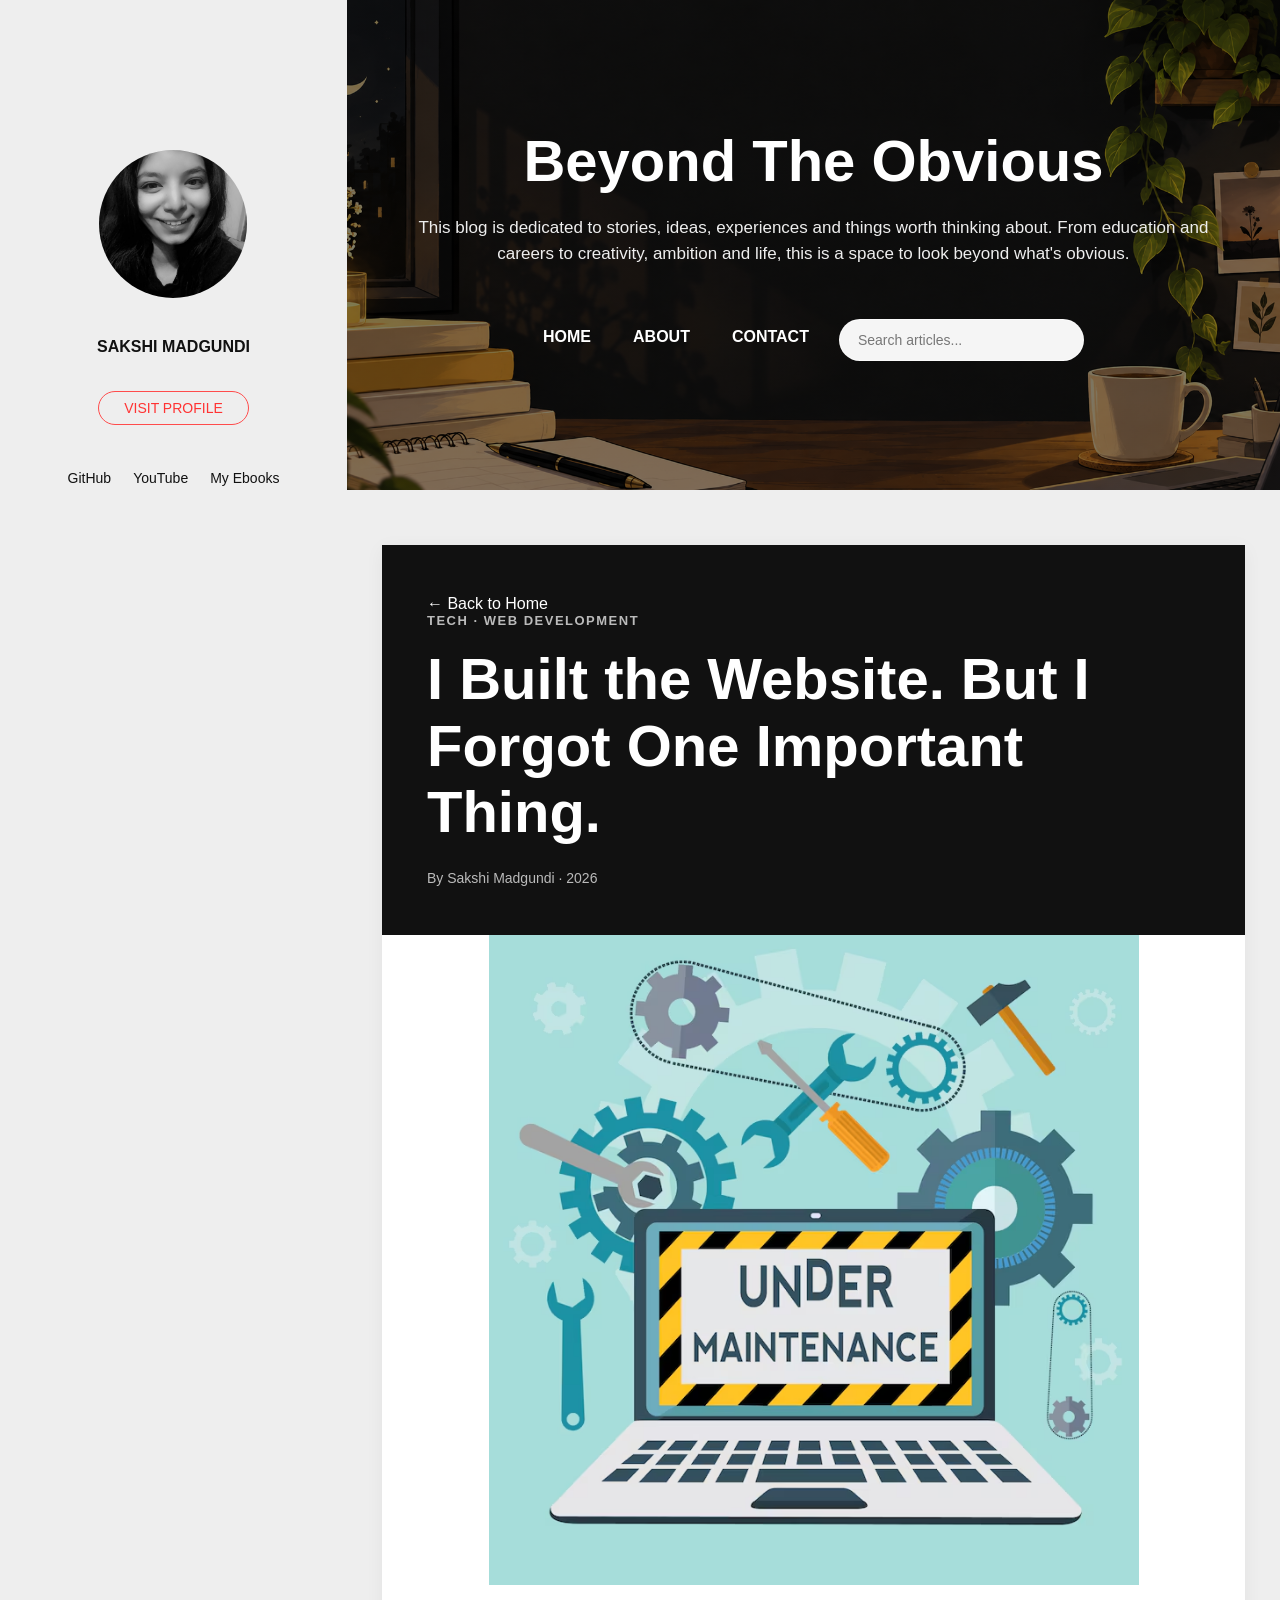
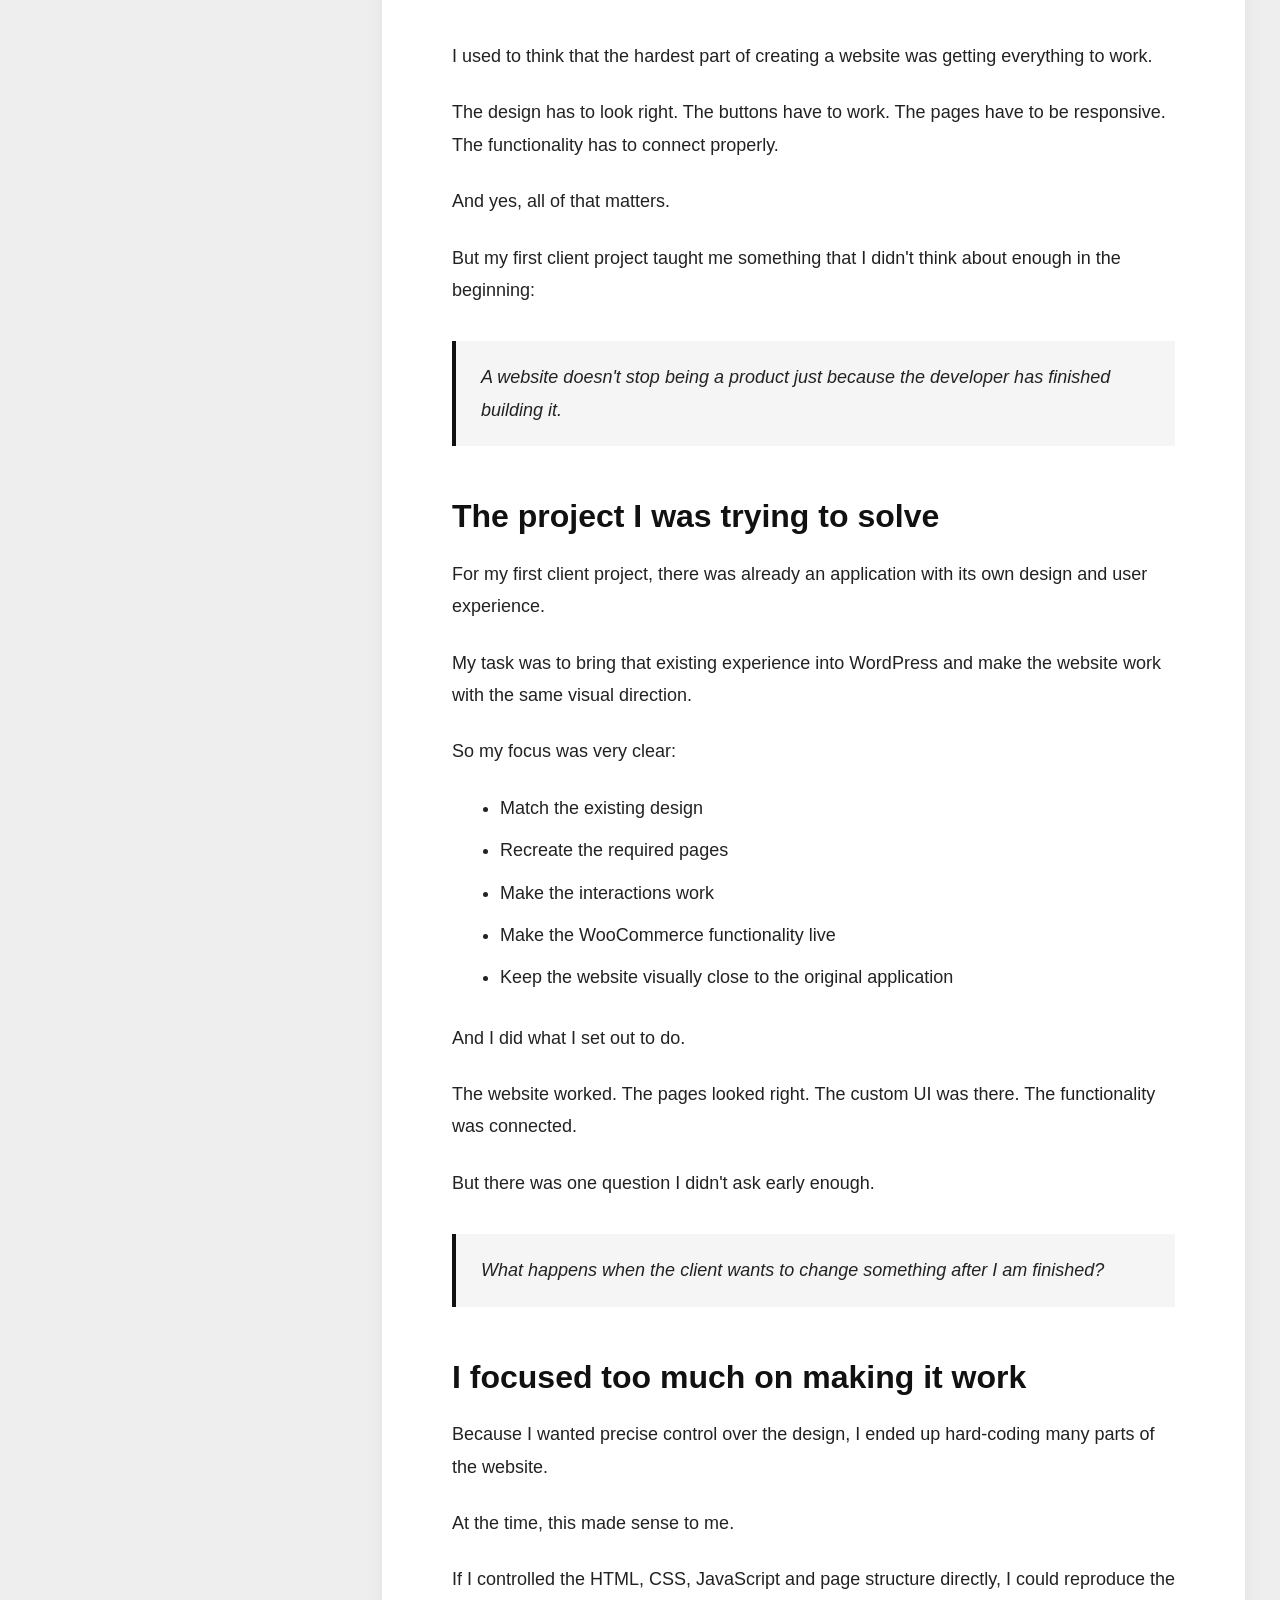
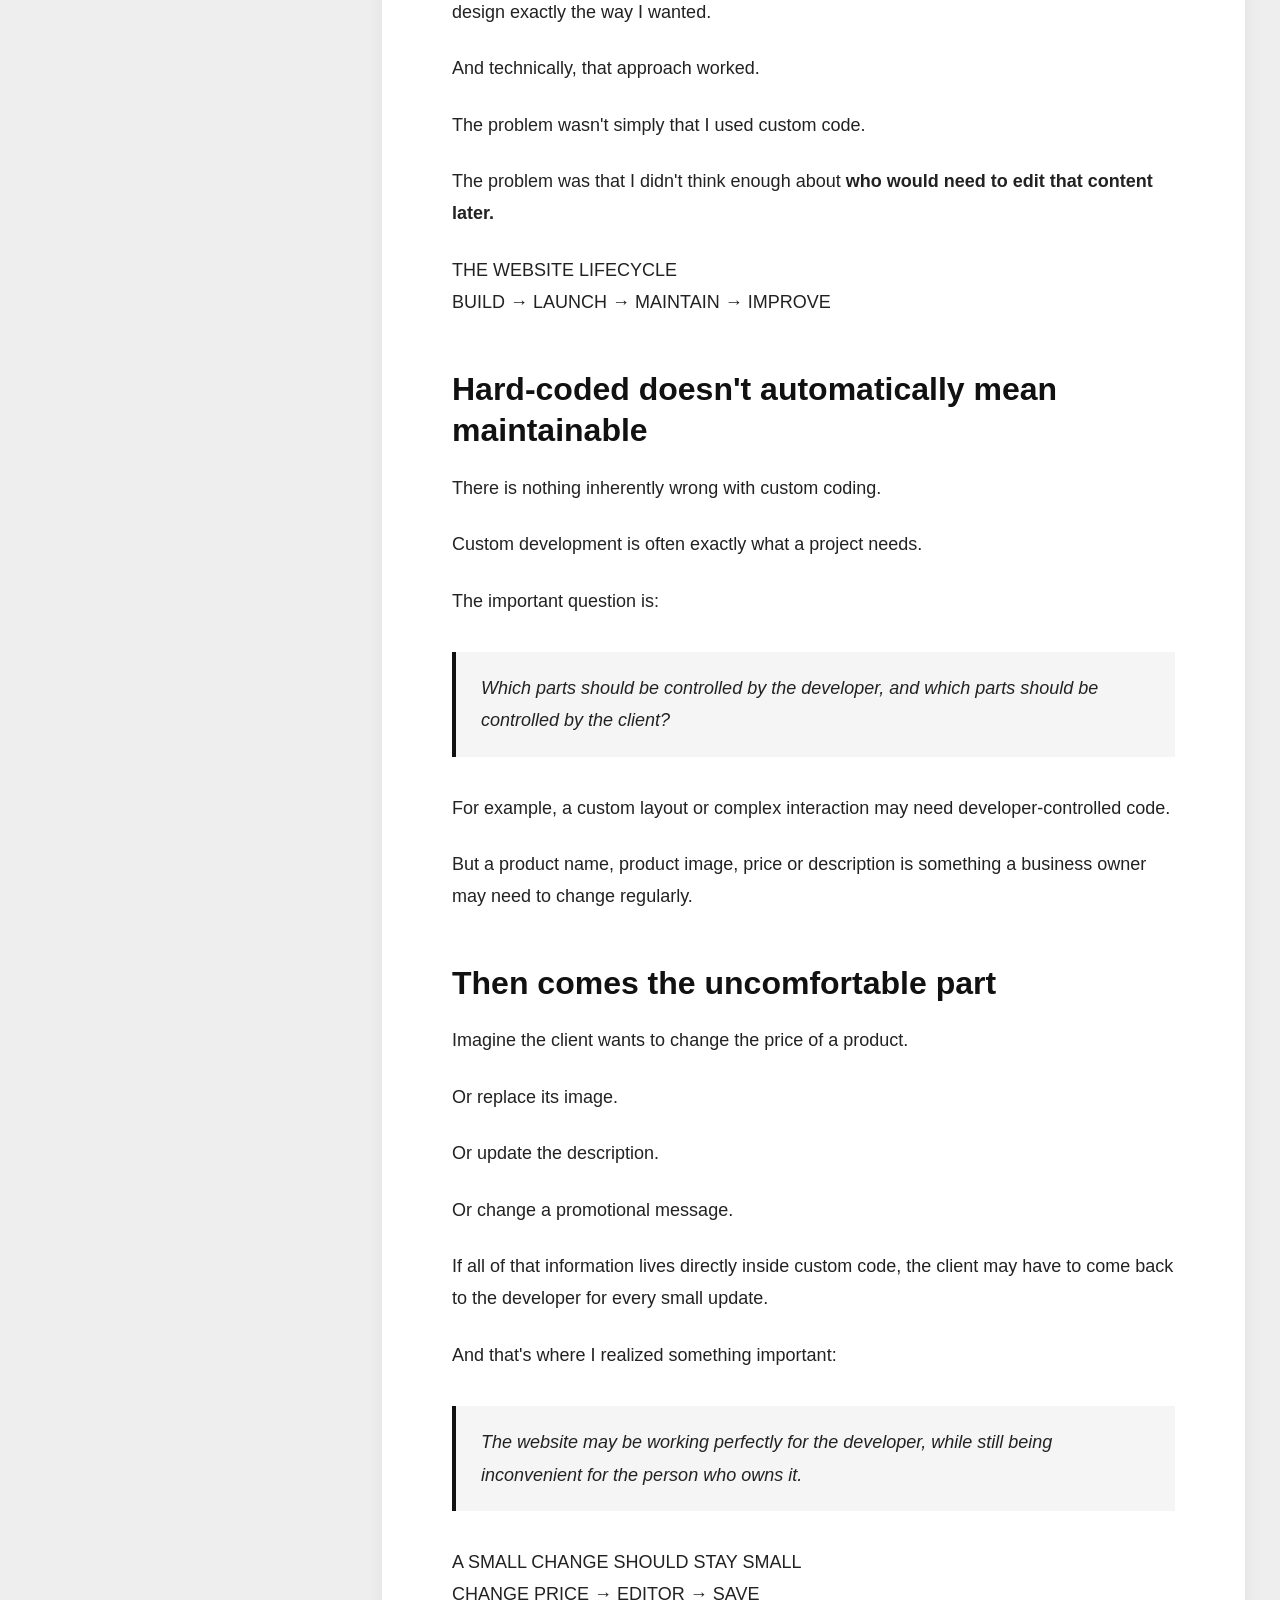
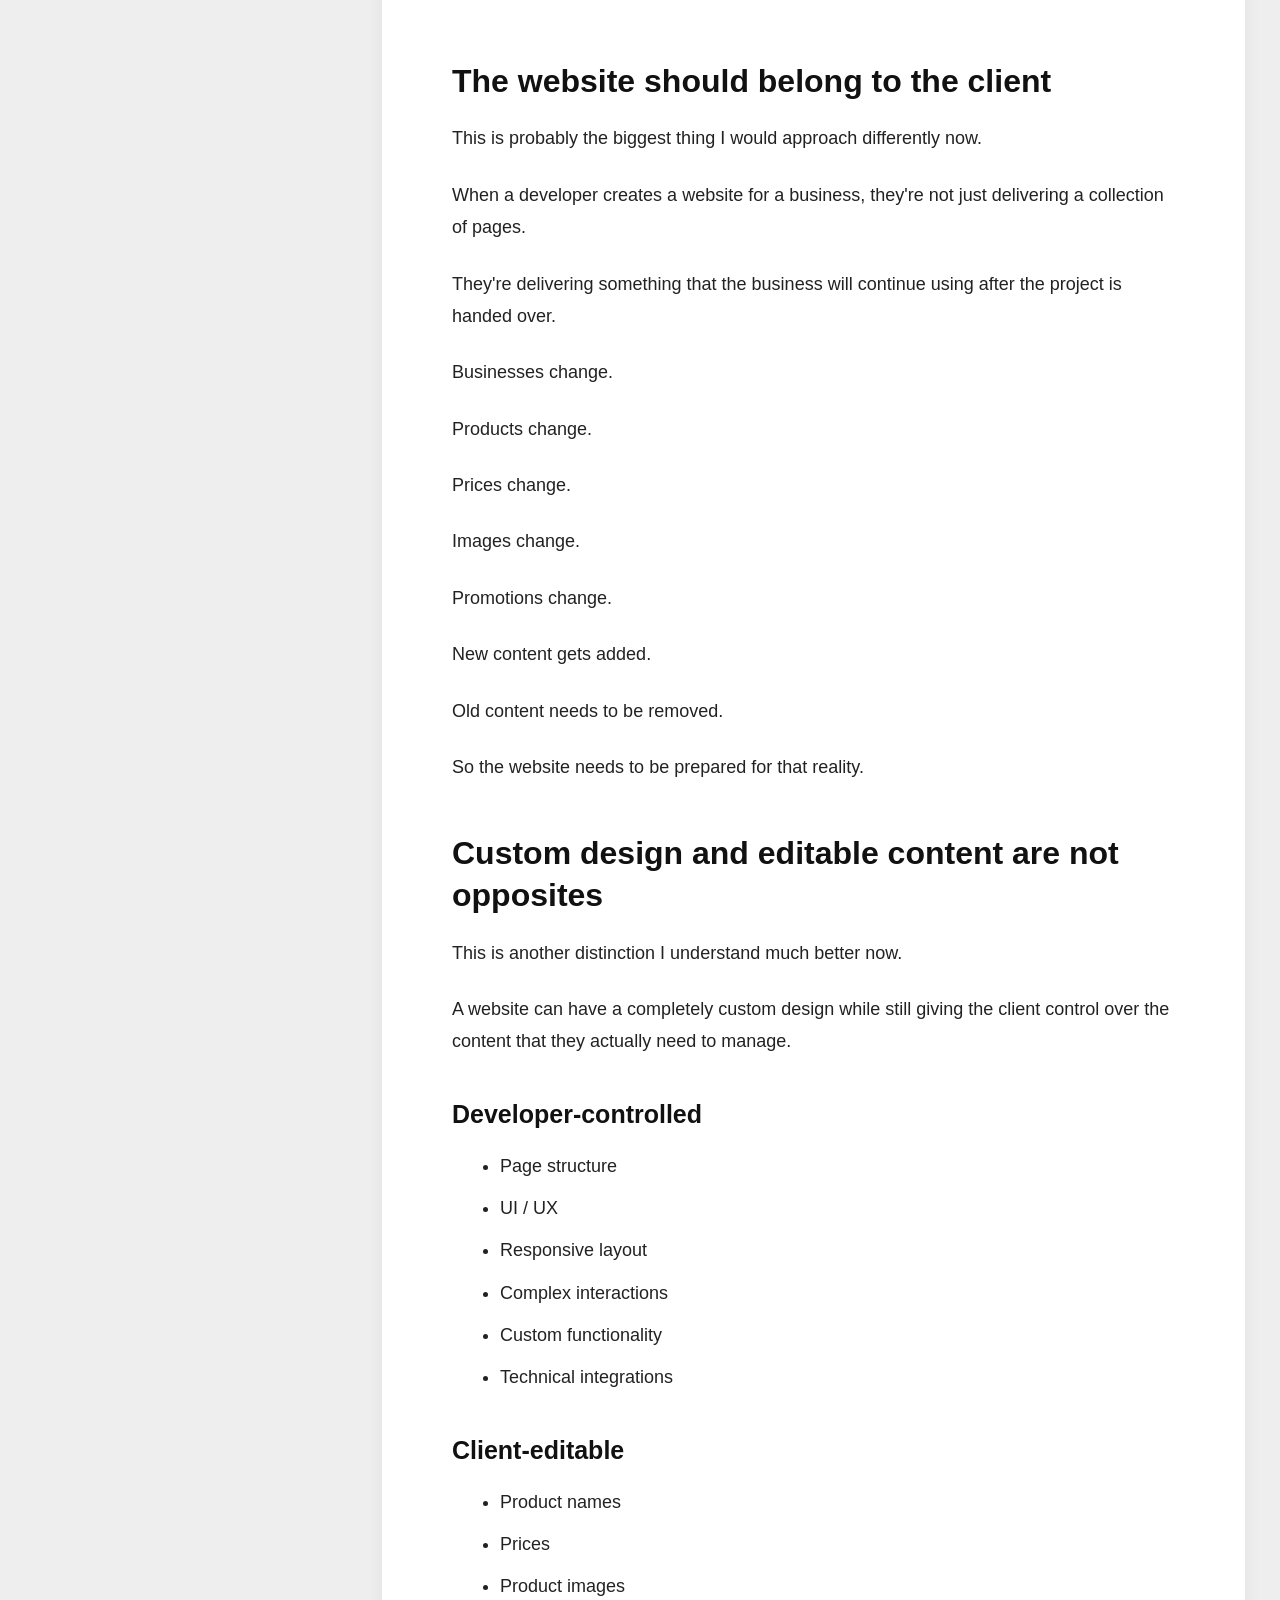
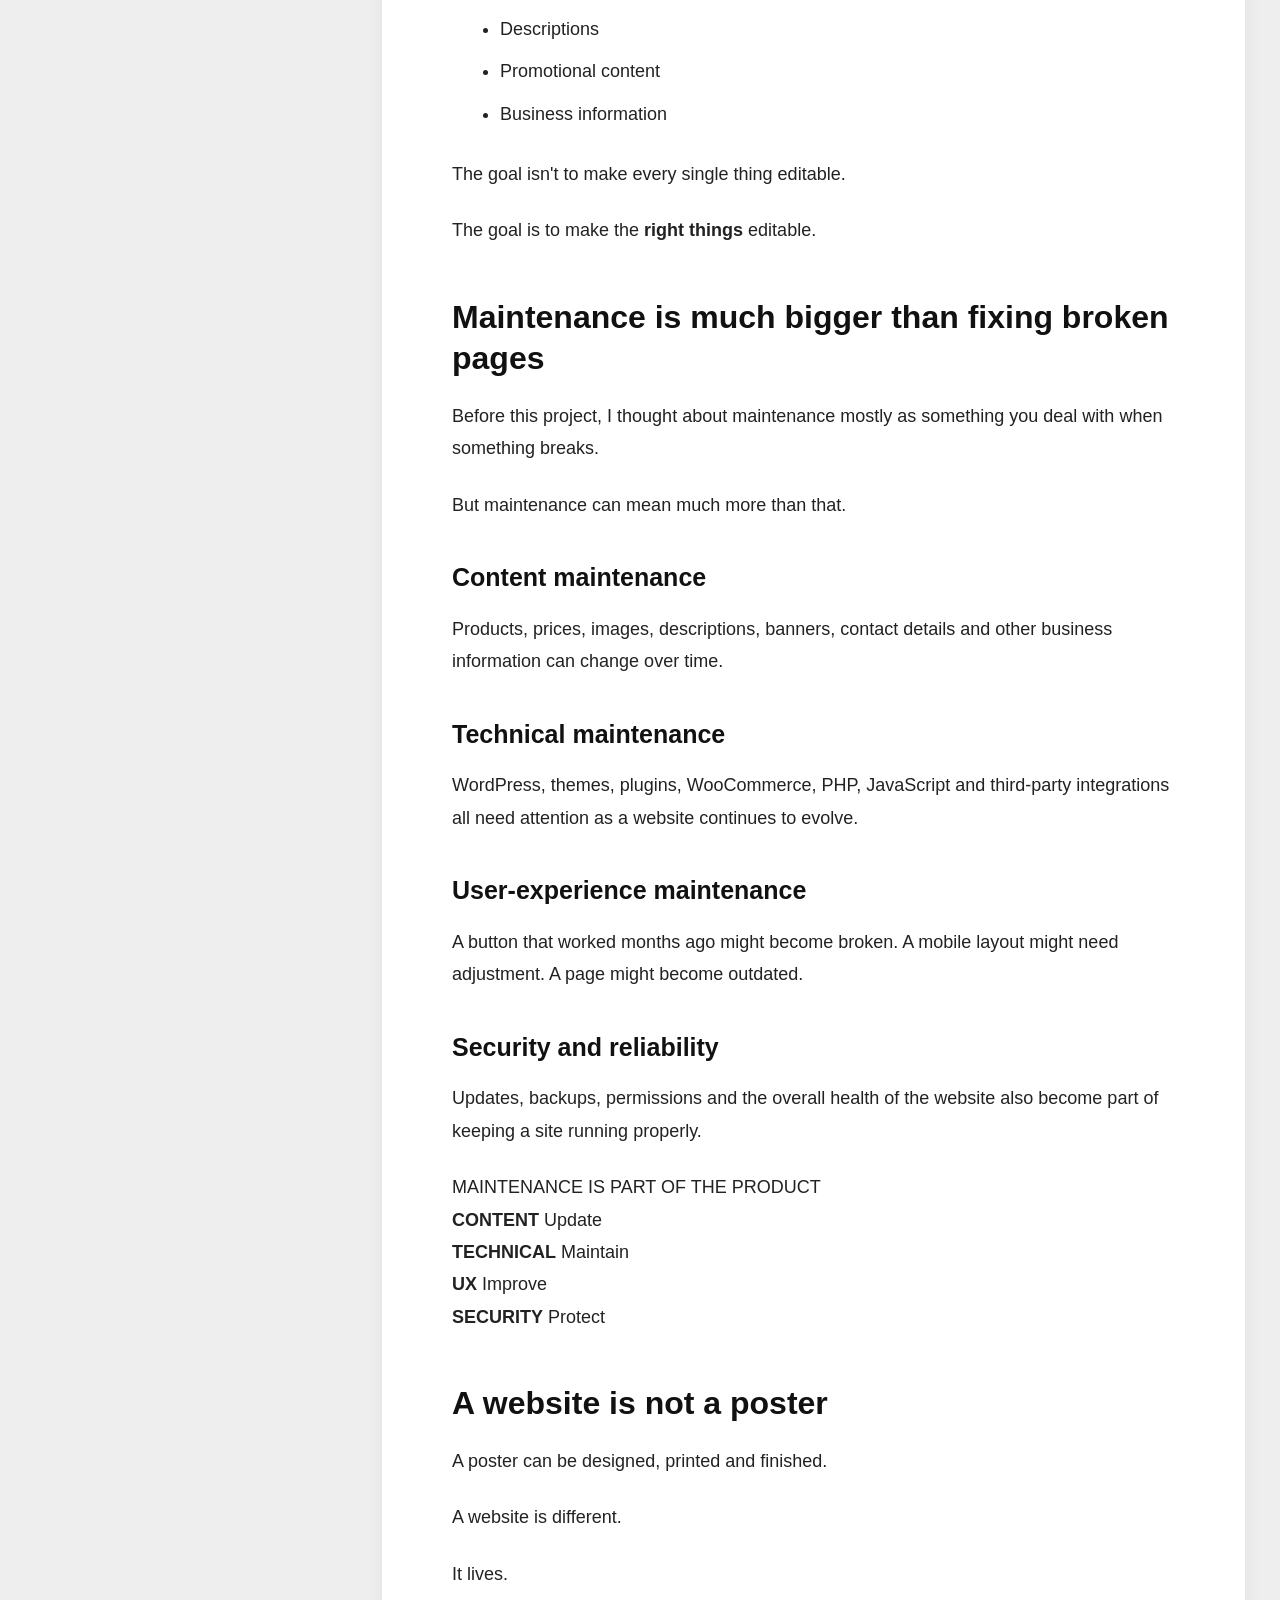
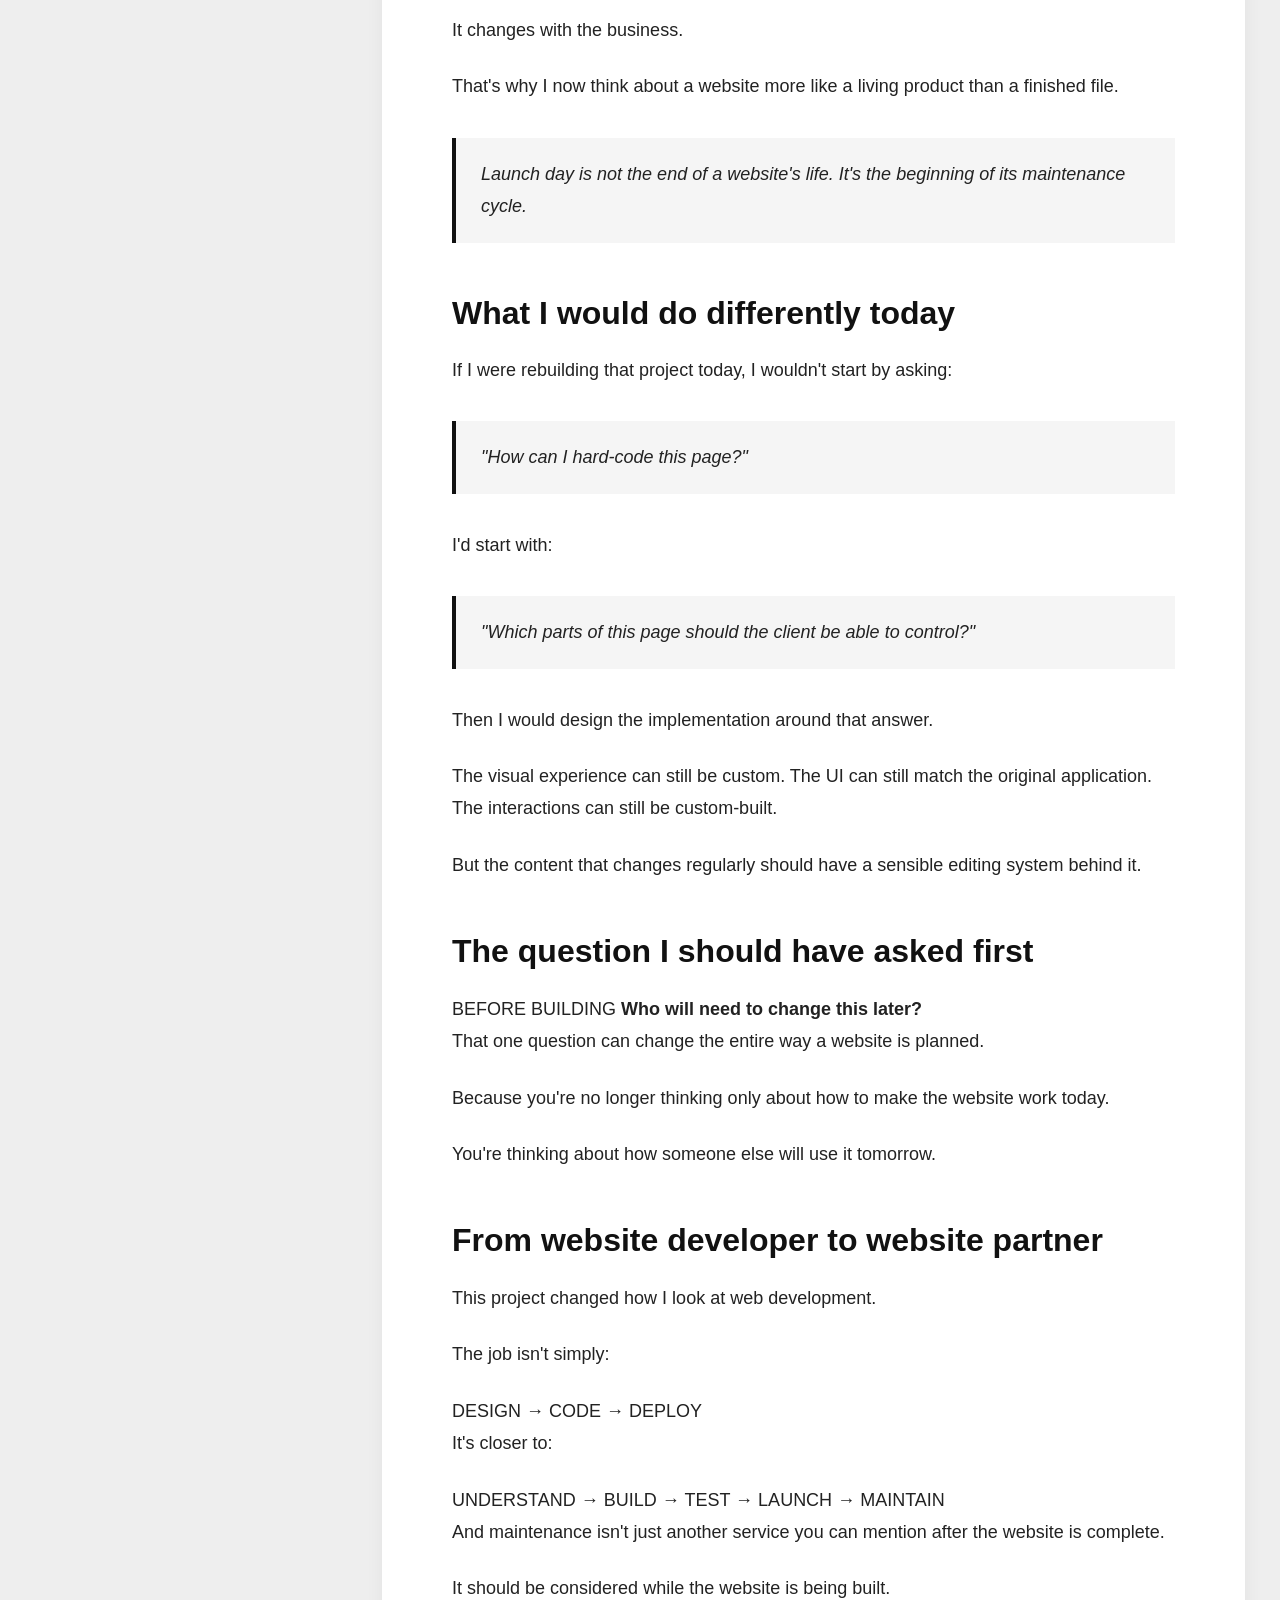
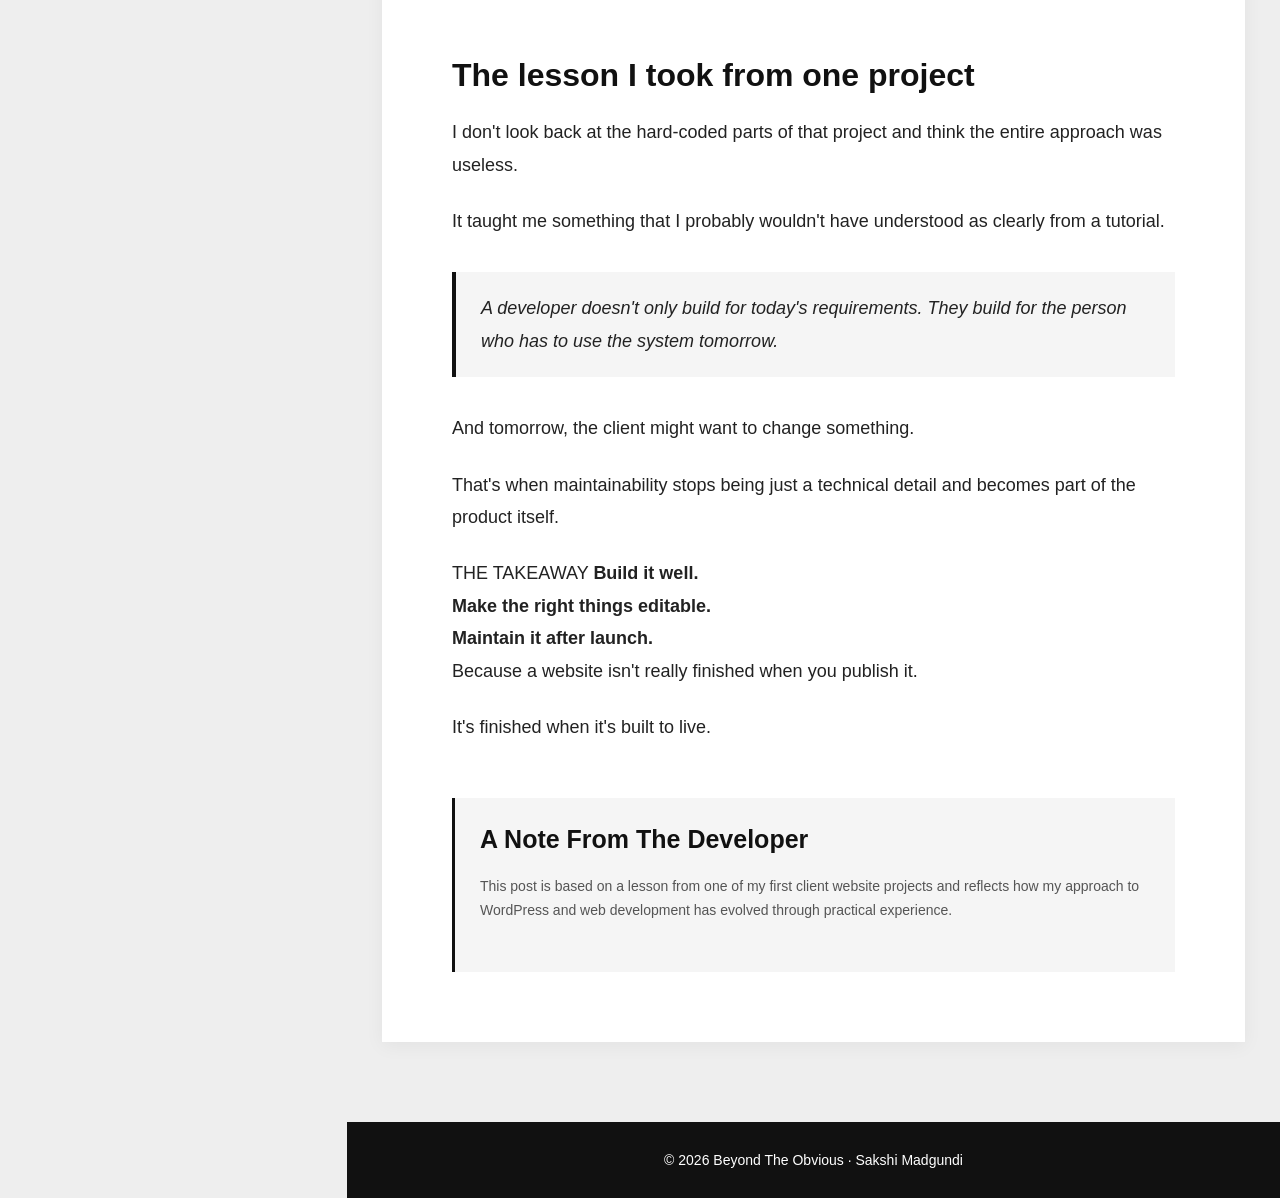
<file: posts/I-Build-A-Website--But-I-Forgot-One-Thing.html>
<!DOCTYPE html>
<html lang="en">

<head>

    <meta charset="UTF-8">

    <meta
        name="viewport"
        content="width=device-width, initial-scale=1.0"
    >

    <title>
        I Built the Website. But I Forgot One Important Thing. | Beyond The Obvious
    </title>

    <meta
        name="description"
        content="A personal lesson from my first client website project: why website maintenance, client editability and maintainable WordPress development matter."
    >

    <meta
        name="author"
        content="Sakshi Madgundi"
    >

    <!-- BLOG POST INFORMATION -->

    <meta
        name="post-category"
        content="TECH · WEB DEVELOPMENT"
    >

    <meta
        name="post-date"
        content="2026"
    >

    <meta
        name="post-excerpt"
        content="Building a website is only part of the job. My first client project taught me why maintainability and client editability matter just as much as the final design."
    >

    <link
        rel="stylesheet"
        href="../css/style.css"
    >

</head>


<body data-post-file="website-maintenance-client-editability.html">


<!-- =========================================
     MOBILE HEADER
========================================= -->

<header class="mobile-header">

    <a
        href="../index.html"
        class="mobile-logo"
    >
        Beyond The Obvious
    </a>

    <button
        class="menu-toggle"
        id="menuToggle"
        type="button"
        aria-label="Open menu"
        aria-expanded="false"
    >
        ☰
    </button>

</header>


<!-- =========================================
     SIDEBAR
========================================= -->

<aside
    class="sidebar"
    id="sidebar"
>

    <div class="profile">

        <img
            src="../image (1).png"
            alt="Sakshi Madgundi"
            class="profile-image"
        >

        <h3>
            SAKSHI MADGUNDI
        </h3>

        <a
            href="https://github.com/Sakshi0035"
            target="_blank"
            rel="noopener noreferrer"
            class="profile-button"
        >
            VISIT PROFILE
        </a>

    </div>


    <div class="sidebar-social">

        <a
            href="https://github.com/Sakshi0035"
            target="_blank"
            rel="noopener noreferrer"
        >
            GitHub
        </a>

        <a
            href="https://www.youtube.com/@sakshimeandmyself"
            target="_blank"
            rel="noopener noreferrer"
        >
            YouTube
        </a>

        <a
            href="https://echopaths.gumroad.com/"
            target="_blank"
            rel="noopener noreferrer"
        >
            My Ebooks
        </a>

    </div>

</aside>


<!-- =========================================
     MAIN
========================================= -->

<main class="main-content">


<!-- =========================================
     COMMON HERO / HEADER
========================================= -->

<section class="hero">

    <div class="hero-overlay">

        <h1>
            Beyond The Obvious
        </h1>

        <p>
            This blog is dedicated to stories, ideas, experiences and
            things worth thinking about. From education and careers to
            creativity, ambition and life, this is a space to look
            beyond what's obvious.
        </p>


        <div class="hero-nav-row">

            <nav
                class="main-nav"
                aria-label="Main navigation"
            >

                <a href="../index.html">
                    HOME
                </a>

                <a href="../about.html">
                    ABOUT
                </a>

                <a href="../contact.html">
                    CONTACT
                </a>

            </nav>


            <div class="hero-search">

                <label
                    for="blogSearch"
                    class="sr-only"
                >
                    Search articles
                </label>

                <input
                    type="search"
                    id="blogSearch"
                    placeholder="Search articles..."
                    autocomplete="off"
                    aria-label="Search articles"
                >

            </div>

        </div>

    </div>

</section>


<!-- =========================================
     BLOG POST AREA
========================================= -->

<section class="blog-area">

    <div class="blog-container">


        <article class="blog-post single-post">


            <!-- =====================================
                 POST HEADER
            ====================================== -->

            <header class="post-header">

                <div class="post-header-inner">

                    <a
                        href="../index.html"
                        class="back-to-home"
                    >
                        ← Back to Home
                    </a>


                    <div class="post-category">
                        TECH · WEB DEVELOPMENT
                    </div>


                    <h1>
                        I Built the Website.
                        But I Forgot One Important Thing.
                    </h1>


                    <div class="post-meta">
                        By Sakshi Madgundi · 2026
                    </div>

                </div>

            </header>


            <!-- =====================================
                 FEATURED IMAGE
            ====================================== -->

            <!--
                Replace this image with your article's
                featured image when you create it.
            -->

            <img
                src="../maintenance-background-design_1294-45.avif"
                alt="Website development, maintenance and client editability"
                class="post-featured-image"
            >


            <!-- =====================================
                 ARTICLE CONTENT
            ====================================== -->

            <div class="post-content">


                <p>
                    I used to think that the hardest part of creating a
                    website was getting everything to work.
                </p>


                <p>
                    The design has to look right.
                    The buttons have to work.
                    The pages have to be responsive.
                    The functionality has to connect properly.
                </p>


                <p>
                    And yes, all of that matters.
                </p>


                <p>
                    But my first client project taught me something that
                    I didn't think about enough in the beginning:
                </p>


                <blockquote>
                    A website doesn't stop being a product just because
                    the developer has finished building it.
                </blockquote>


                <h2>
                    The project I was trying to solve
                </h2>


                <p>
                    For my first client project, there was already an
                    application with its own design and user experience.
                </p>


                <p>
                    My task was to bring that existing experience into
                    WordPress and make the website work with the same
                    visual direction.
                </p>


                <p>
                    So my focus was very clear:
                </p>


                <ul>
                    <li>Match the existing design</li>
                    <li>Recreate the required pages</li>
                    <li>Make the interactions work</li>
                    <li>Make the WooCommerce functionality live</li>
                    <li>Keep the website visually close to the original application</li>
                </ul>


                <p>
                    And I did what I set out to do.
                </p>


                <p>
                    The website worked.
                    The pages looked right.
                    The custom UI was there.
                    The functionality was connected.
                </p>


                <p>
                    But there was one question I didn't ask early enough.
                </p>


                <blockquote>
                    What happens when the client wants to change something
                    after I am finished?
                </blockquote>


                <h2>
                    I focused too much on making it work
                </h2>


                <p>
                    Because I wanted precise control over the design,
                    I ended up hard-coding many parts of the website.
                </p>


                <p>
                    At the time, this made sense to me.
                </p>


                <p>
                    If I controlled the HTML, CSS, JavaScript and page
                    structure directly, I could reproduce the design
                    exactly the way I wanted.
                </p>


                <p>
                    And technically, that approach worked.
                </p>


                <p>
                    The problem wasn't simply that I used custom code.
                </p>


                <p>
                    The problem was that I didn't think enough about
                    <strong>who would need to edit that content later.</strong>
                </p>


                <!-- =====================================
                     VISUAL ELEMENT
                ====================================== -->

                <div class="article-visual">

                    <div class="article-visual-label">
                        THE WEBSITE LIFECYCLE
                    </div>

                    <div class="article-flow">

                        <span>
                            BUILD
                        </span>

                        <b>→</b>

                        <span>
                            LAUNCH
                        </span>

                        <b>→</b>

                        <span>
                            MAINTAIN
                        </span>

                        <b>→</b>

                        <span>
                            IMPROVE
                        </span>

                    </div>

                </div>


                <h2>
                    Hard-coded doesn't automatically mean maintainable
                </h2>


                <p>
                    There is nothing inherently wrong with custom coding.
                </p>


                <p>
                    Custom development is often exactly what a project
                    needs.
                </p>


                <p>
                    The important question is:
                </p>


                <blockquote>
                    Which parts should be controlled by the developer,
                    and which parts should be controlled by the client?
                </blockquote>


                <p>
                    For example, a custom layout or complex interaction
                    may need developer-controlled code.
                </p>


                <p>
                    But a product name, product image, price or description
                    is something a business owner may need to change
                    regularly.
                </p>


                <h2>
                    Then comes the uncomfortable part
                </h2>


                <p>
                    Imagine the client wants to change the price of a
                    product.
                </p>


                <p>
                    Or replace its image.
                </p>


                <p>
                    Or update the description.
                </p>


                <p>
                    Or change a promotional message.
                </p>


                <p>
                    If all of that information lives directly inside
                    custom code, the client may have to come back to
                    the developer for every small update.
                </p>


                <p>
                    And that's where I realized something important:
                </p>


                <blockquote>
                    The website may be working perfectly for the developer,
                    while still being inconvenient for the person who owns it.
                </blockquote>


                <!-- =====================================
                     VISUAL ELEMENT
                ====================================== -->

                <div class="article-visual">

                    <div class="article-visual-label">
                        A SMALL CHANGE SHOULD STAY SMALL
                    </div>

                    <div class="article-flow">

                        <span>
                            CHANGE PRICE
                        </span>

                        <b>→</b>

                        <span>
                            EDITOR
                        </span>

                        <b>→</b>

                        <span>
                            SAVE
                        </span>

                    </div>

                </div>


                <h2>
                    The website should belong to the client
                </h2>


                <p>
                    This is probably the biggest thing I would approach
                    differently now.
                </p>


                <p>
                    When a developer creates a website for a business,
                    they're not just delivering a collection of pages.
                </p>


                <p>
                    They're delivering something that the business will
                    continue using after the project is handed over.
                </p>


                <p>
                    Businesses change.
                </p>


                <p>
                    Products change.
                </p>


                <p>
                    Prices change.
                </p>


                <p>
                    Images change.
                </p>


                <p>
                    Promotions change.
                </p>


                <p>
                    New content gets added.
                </p>


                <p>
                    Old content needs to be removed.
                </p>


                <p>
                    So the website needs to be prepared for that reality.
                </p>


                <h2>
                    Custom design and editable content are not opposites
                </h2>


                <p>
                    This is another distinction I understand much better now.
                </p>


                <p>
                    A website can have a completely custom design while
                    still giving the client control over the content
                    that they actually need to manage.
                </p>


                <div class="article-comparison">

                    <div class="article-comparison-card">

                        <h3>
                            Developer-controlled
                        </h3>

                        <ul>
                            <li>Page structure</li>
                            <li>UI / UX</li>
                            <li>Responsive layout</li>
                            <li>Complex interactions</li>
                            <li>Custom functionality</li>
                            <li>Technical integrations</li>
                        </ul>

                    </div>


                    <div class="article-comparison-card">

                        <h3>
                            Client-editable
                        </h3>

                        <ul>
                            <li>Product names</li>
                            <li>Prices</li>
                            <li>Product images</li>
                            <li>Descriptions</li>
                            <li>Promotional content</li>
                            <li>Business information</li>
                        </ul>

                    </div>

                </div>


                <p>
                    The goal isn't to make every single thing editable.
                </p>


                <p>
                    The goal is to make the <strong>right things</strong>
                    editable.
                </p>


                <h2>
                    Maintenance is much bigger than fixing broken pages
                </h2>


                <p>
                    Before this project, I thought about maintenance mostly
                    as something you deal with when something breaks.
                </p>


                <p>
                    But maintenance can mean much more than that.
                </p>


                <h3>
                    Content maintenance
                </h3>


                <p>
                    Products, prices, images, descriptions, banners,
                    contact details and other business information can
                    change over time.
                </p>


                <h3>
                    Technical maintenance
                </h3>


                <p>
                    WordPress, themes, plugins, WooCommerce, PHP,
                    JavaScript and third-party integrations all need
                    attention as a website continues to evolve.
                </p>


                <h3>
                    User-experience maintenance
                </h3>


                <p>
                    A button that worked months ago might become broken.
                    A mobile layout might need adjustment.
                    A page might become outdated.
                </p>


                <h3>
                    Security and reliability
                </h3>


                <p>
                    Updates, backups, permissions and the overall health
                    of the website also become part of keeping a site
                    running properly.
                </p>


                <!-- =====================================
                     VISUAL ELEMENT
                ====================================== -->

                <div class="article-visual">

                    <div class="article-visual-label">
                        MAINTENANCE IS PART OF THE PRODUCT
                    </div>

                    <div class="article-maintenance-grid">

                        <div>
                            <strong>CONTENT</strong>
                            <span>Update</span>
                        </div>

                        <div>
                            <strong>TECHNICAL</strong>
                            <span>Maintain</span>
                        </div>

                        <div>
                            <strong>UX</strong>
                            <span>Improve</span>
                        </div>

                        <div>
                            <strong>SECURITY</strong>
                            <span>Protect</span>
                        </div>

                    </div>

                </div>


                <h2>
                    A website is not a poster
                </h2>


                <p>
                    A poster can be designed, printed and finished.
                </p>


                <p>
                    A website is different.
                </p>


                <p>
                    It lives.
                </p>


                <p>
                    It changes with the business.
                </p>


                <p>
                    That's why I now think about a website more like a
                    living product than a finished file.
                </p>


                <blockquote>
                    Launch day is not the end of a website's life.
                    It's the beginning of its maintenance cycle.
                </blockquote>


                <h2>
                    What I would do differently today
                </h2>


                <p>
                    If I were rebuilding that project today, I wouldn't
                    start by asking:
                </p>


                <blockquote>
                    "How can I hard-code this page?"
                </blockquote>


                <p>
                    I'd start with:
                </p>


                <blockquote>
                    "Which parts of this page should the client be able
                    to control?"
                </blockquote>


                <p>
                    Then I would design the implementation around that
                    answer.
                </p>


                <p>
                    The visual experience can still be custom.
                    The UI can still match the original application.
                    The interactions can still be custom-built.
                </p>


                <p>
                    But the content that changes regularly should have
                    a sensible editing system behind it.
                </p>


                <h2>
                    The question I should have asked first
                </h2>


                <div class="article-highlight">

                    <span>
                        BEFORE BUILDING
                    </span>

                    <strong>
                        Who will need to change this later?
                    </strong>

                </div>


                <p>
                    That one question can change the entire way a website
                    is planned.
                </p>


                <p>
                    Because you're no longer thinking only about how to
                    make the website work today.
                </p>


                <p>
                    You're thinking about how someone else will use it
                    tomorrow.
                </p>


                <h2>
                    From website developer to website partner
                </h2>


                <p>
                    This project changed how I look at web development.
                </p>


                <p>
                    The job isn't simply:
                </p>


                <div class="article-visual">

                    <div class="article-flow">

                        <span>
                            DESIGN
                        </span>

                        <b>→</b>

                        <span>
                            CODE
                        </span>

                        <b>→</b>

                        <span>
                            DEPLOY
                        </span>

                    </div>

                </div>


                <p>
                    It's closer to:
                </p>


                <div class="article-visual">

                    <div class="article-flow">

                        <span>
                            UNDERSTAND
                        </span>

                        <b>→</b>

                        <span>
                            BUILD
                        </span>

                        <b>→</b>

                        <span>
                            TEST
                        </span>

                        <b>→</b>

                        <span>
                            LAUNCH
                        </span>

                        <b>→</b>

                        <span>
                            MAINTAIN
                        </span>

                    </div>

                </div>


                <p>
                    And maintenance isn't just another service you can
                    mention after the website is complete.
                </p>


                <p>
                    It should be considered while the website is being
                    built.
                </p>


                <h2>
                    The lesson I took from one project
                </h2>


                <p>
                    I don't look back at the hard-coded parts of that
                    project and think the entire approach was useless.
                </p>


                <p>
                    It taught me something that I probably wouldn't have
                    understood as clearly from a tutorial.
                </p>


                <blockquote>
                    A developer doesn't only build for today's requirements.
                    They build for the person who has to use the system tomorrow.
                </blockquote>


                <p>
                    And tomorrow, the client might want to change something.
                </p>


                <p>
                    That's when maintainability stops being just a technical
                    detail and becomes part of the product itself.
                </p>


                <div class="article-highlight">

                    <span>
                        THE TAKEAWAY
                    </span>

                    <strong>
                        Build it well.<br>
                        Make the right things editable.<br>
                        Maintain it after launch.
                    </strong>

                </div>


                <p>
                    Because a website isn't really finished when you
                    publish it.
                </p>


                <p>
                    It's finished when it's built to live.
                </p>


                <div class="source-note">

                    <h3>
                        A Note From The Developer
                    </h3>

                    <p>
                        This post is based on a lesson from one of my
                        first client website projects and reflects how
                        my approach to WordPress and web development
                        has evolved through practical experience.
                    </p>

                </div>


            </div>


        </article>


    </div>

</section>


<!-- =========================================
     FOOTER
========================================= -->

<footer class="site-footer">

    <p>
        © 2026 Beyond The Obvious · Sakshi Madgundi
    </p>

</footer>


<script src="../js/main.js"></script>

</main>

</body>

</html>
</file>
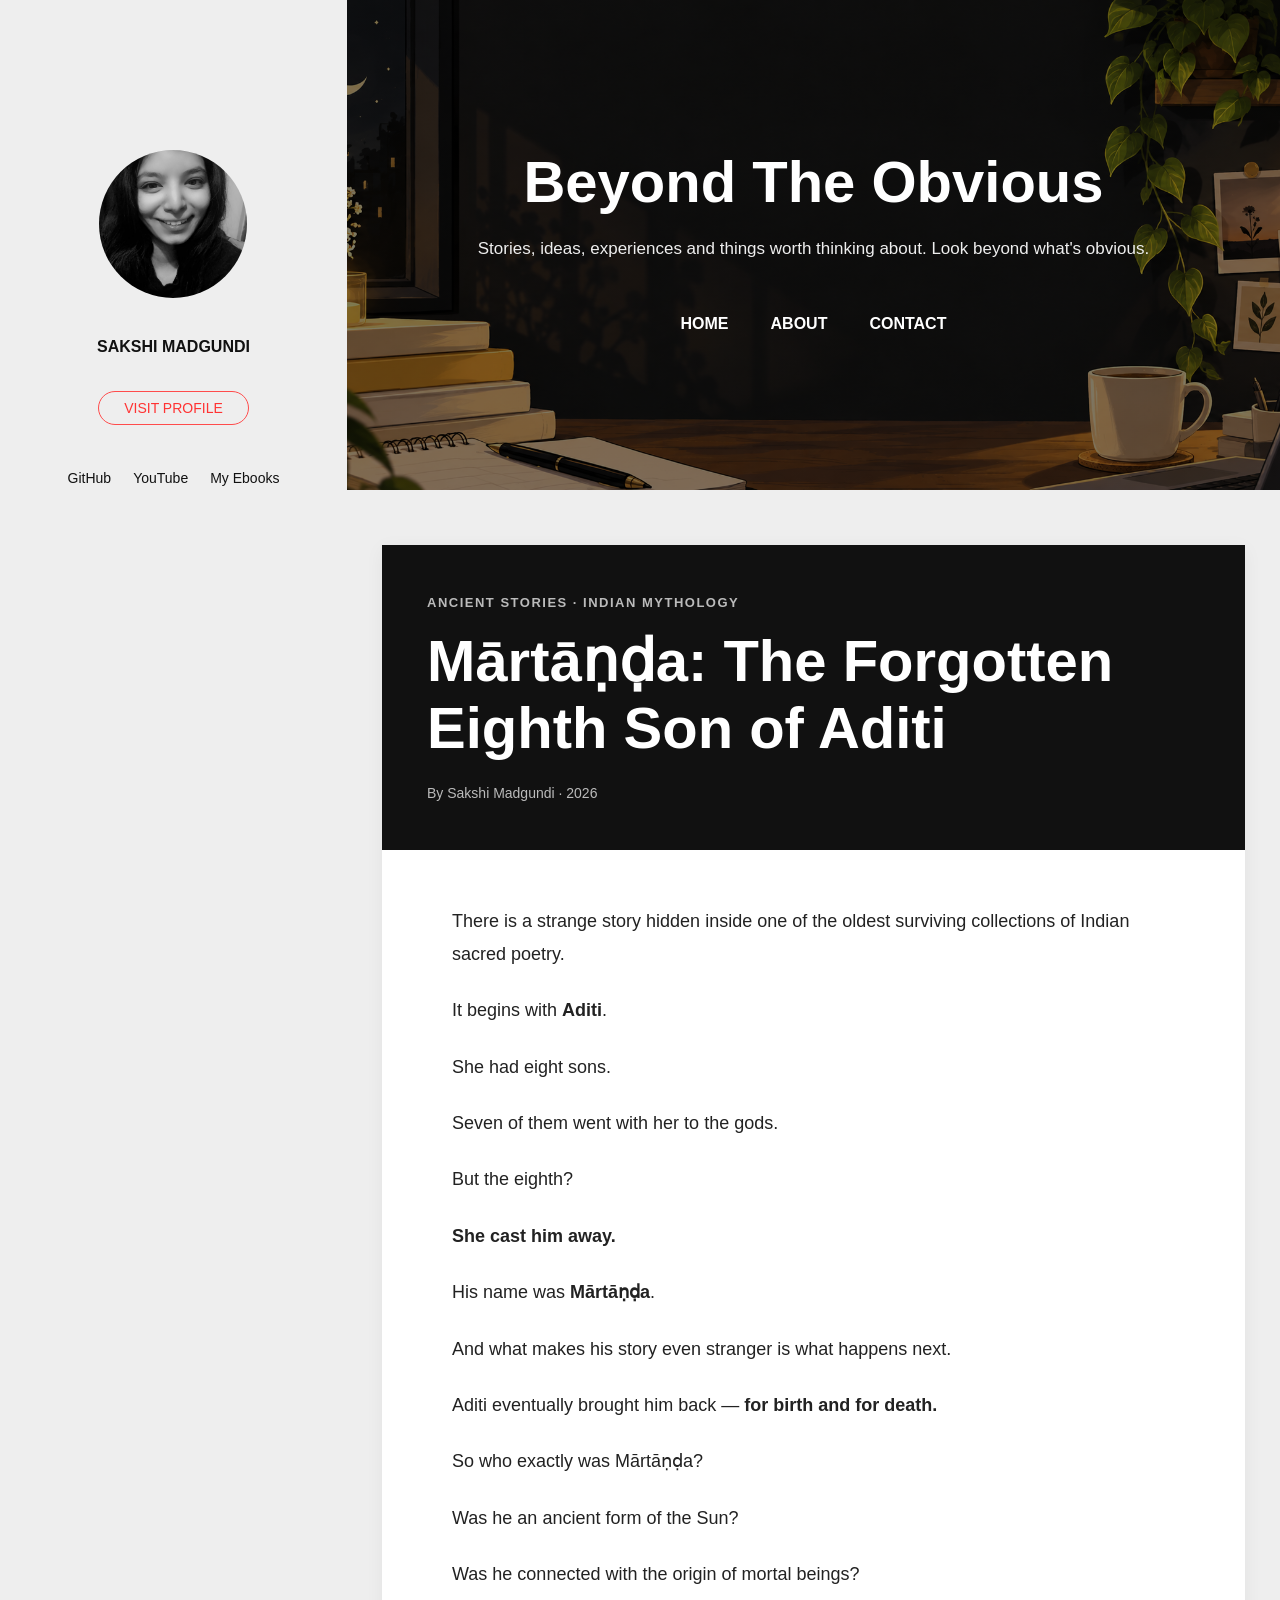
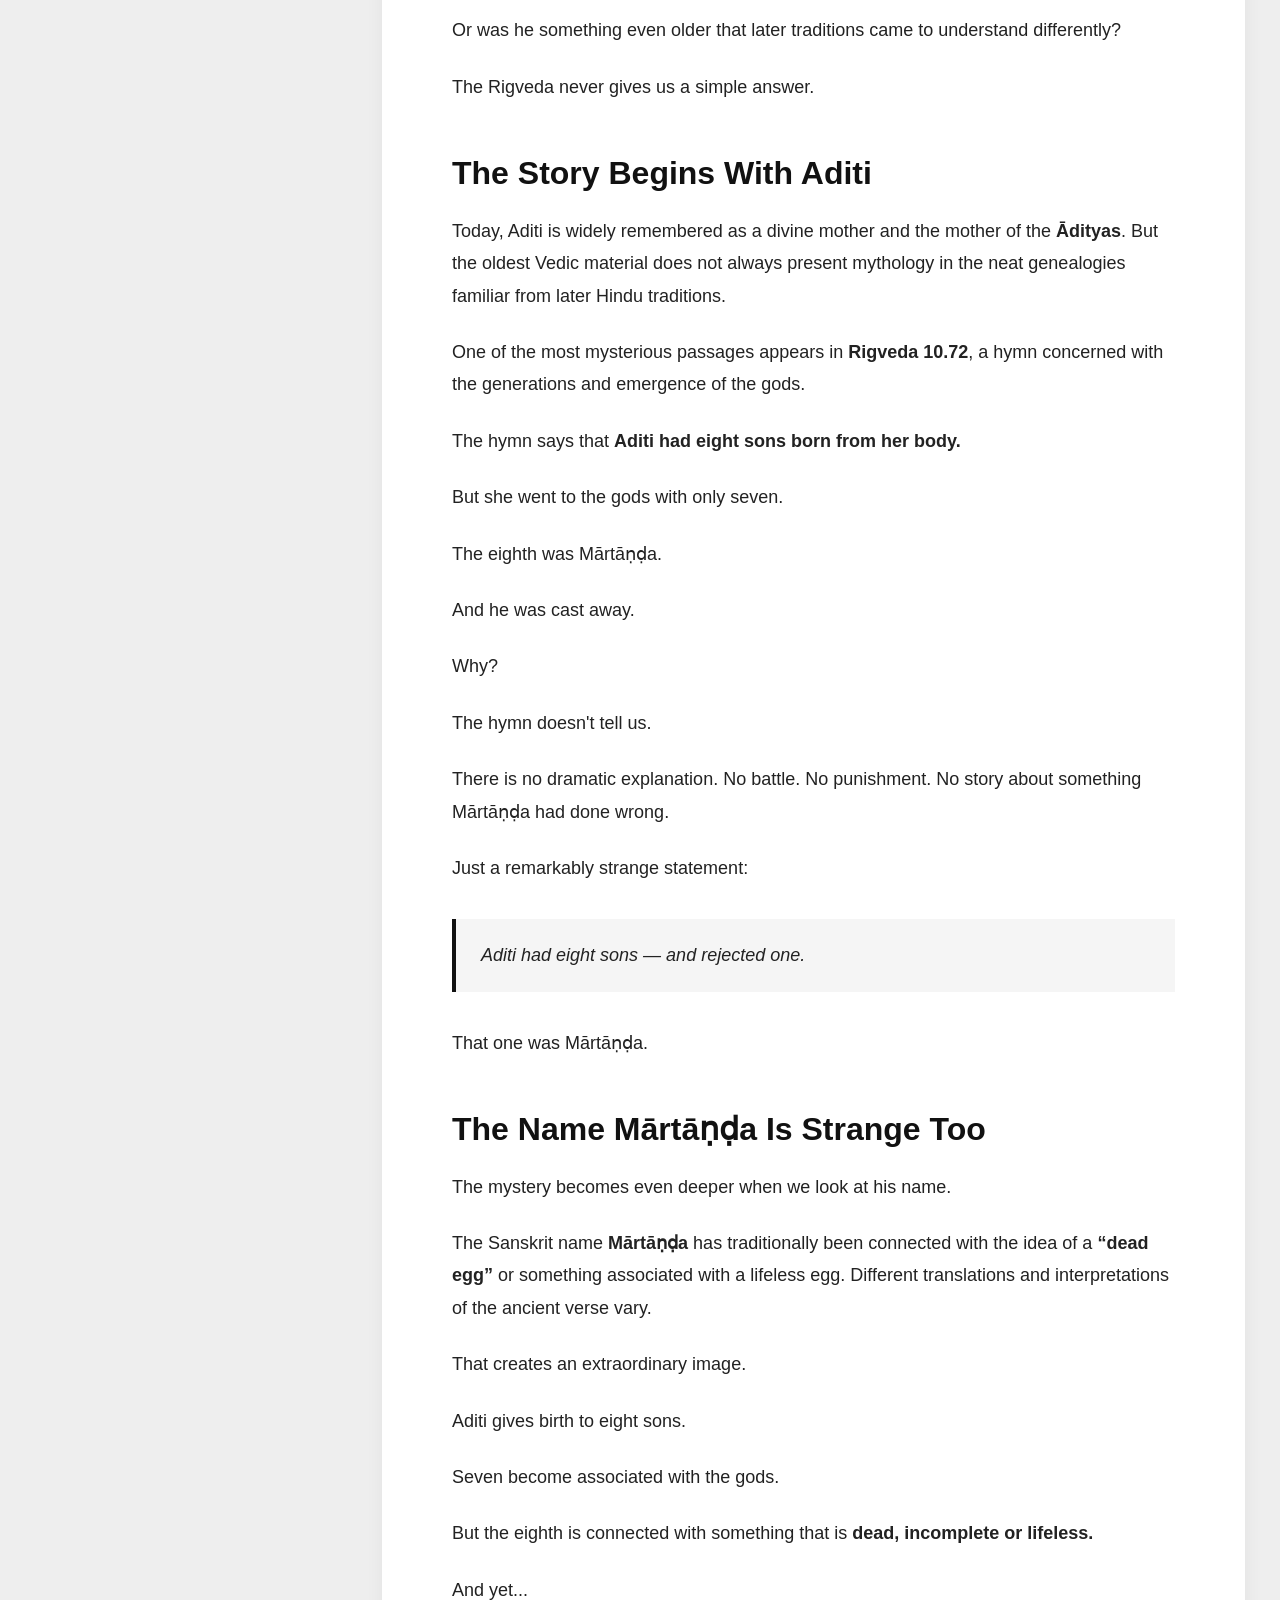
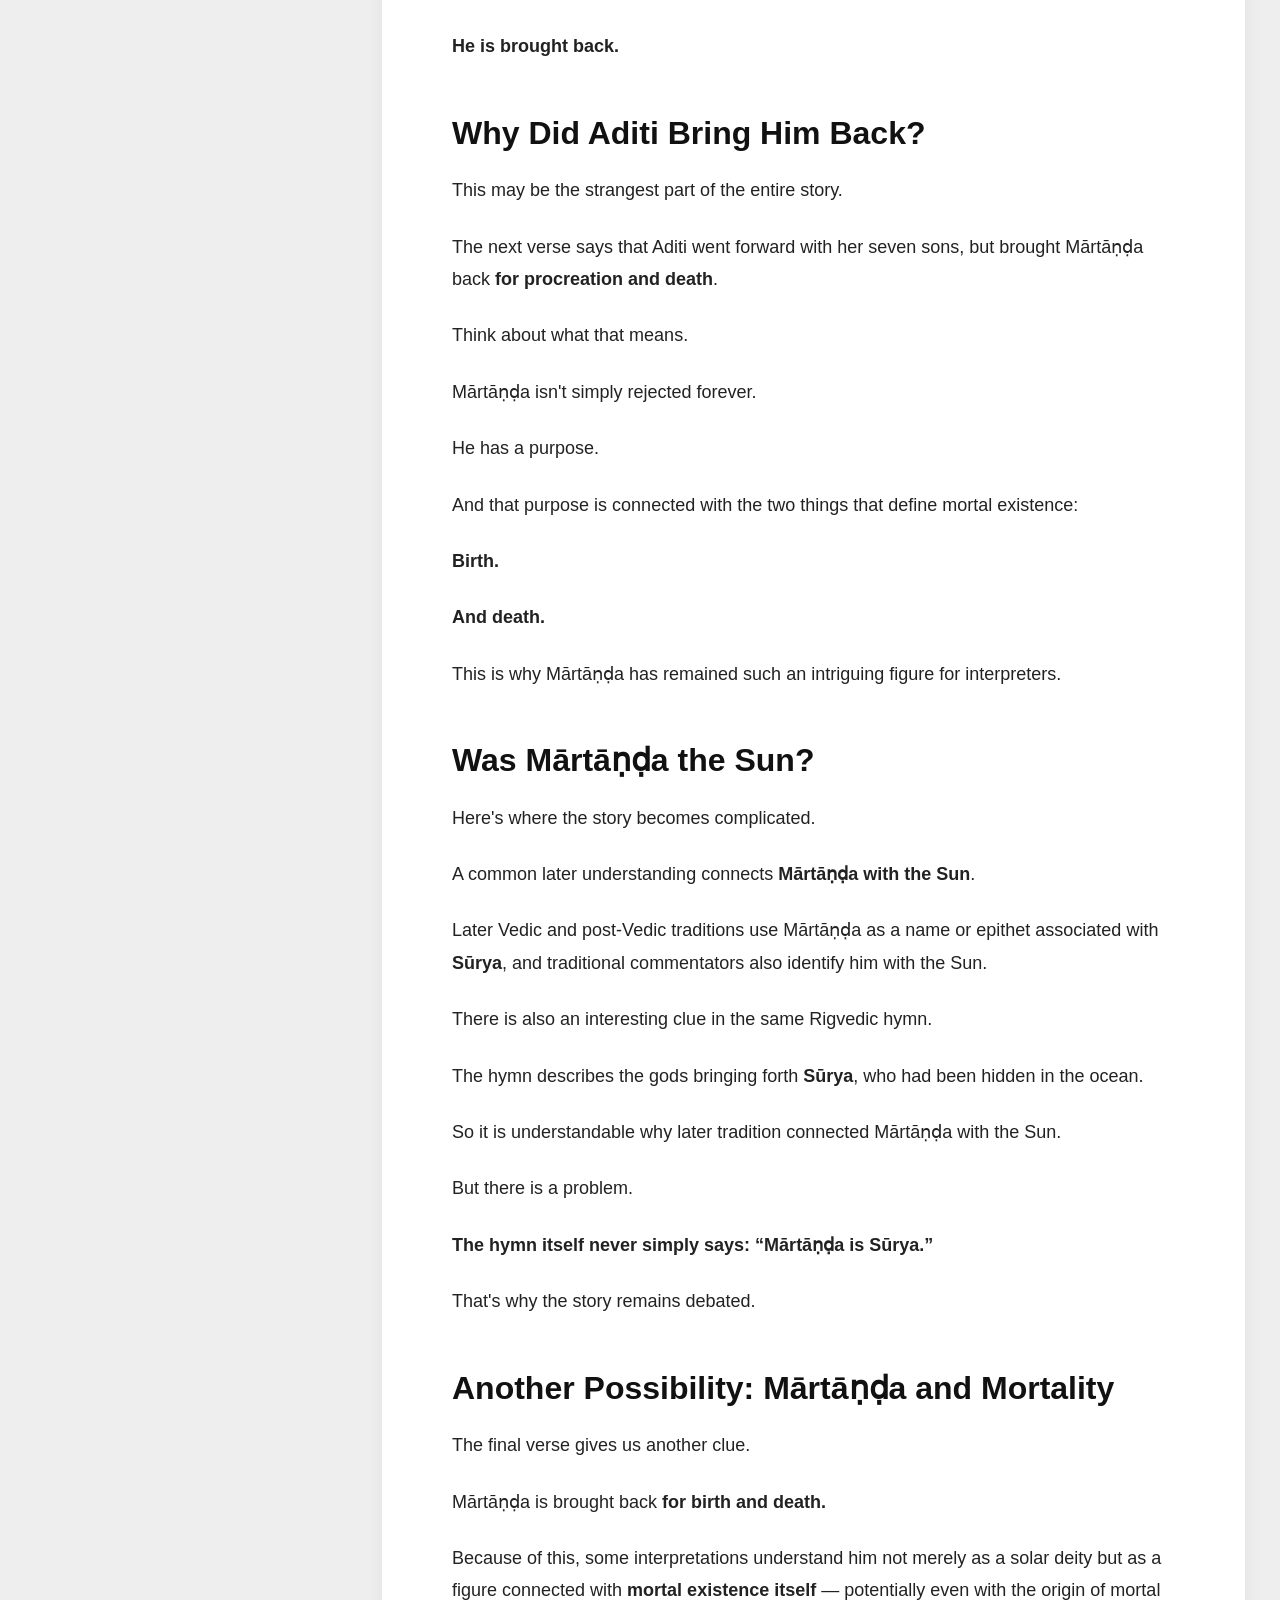
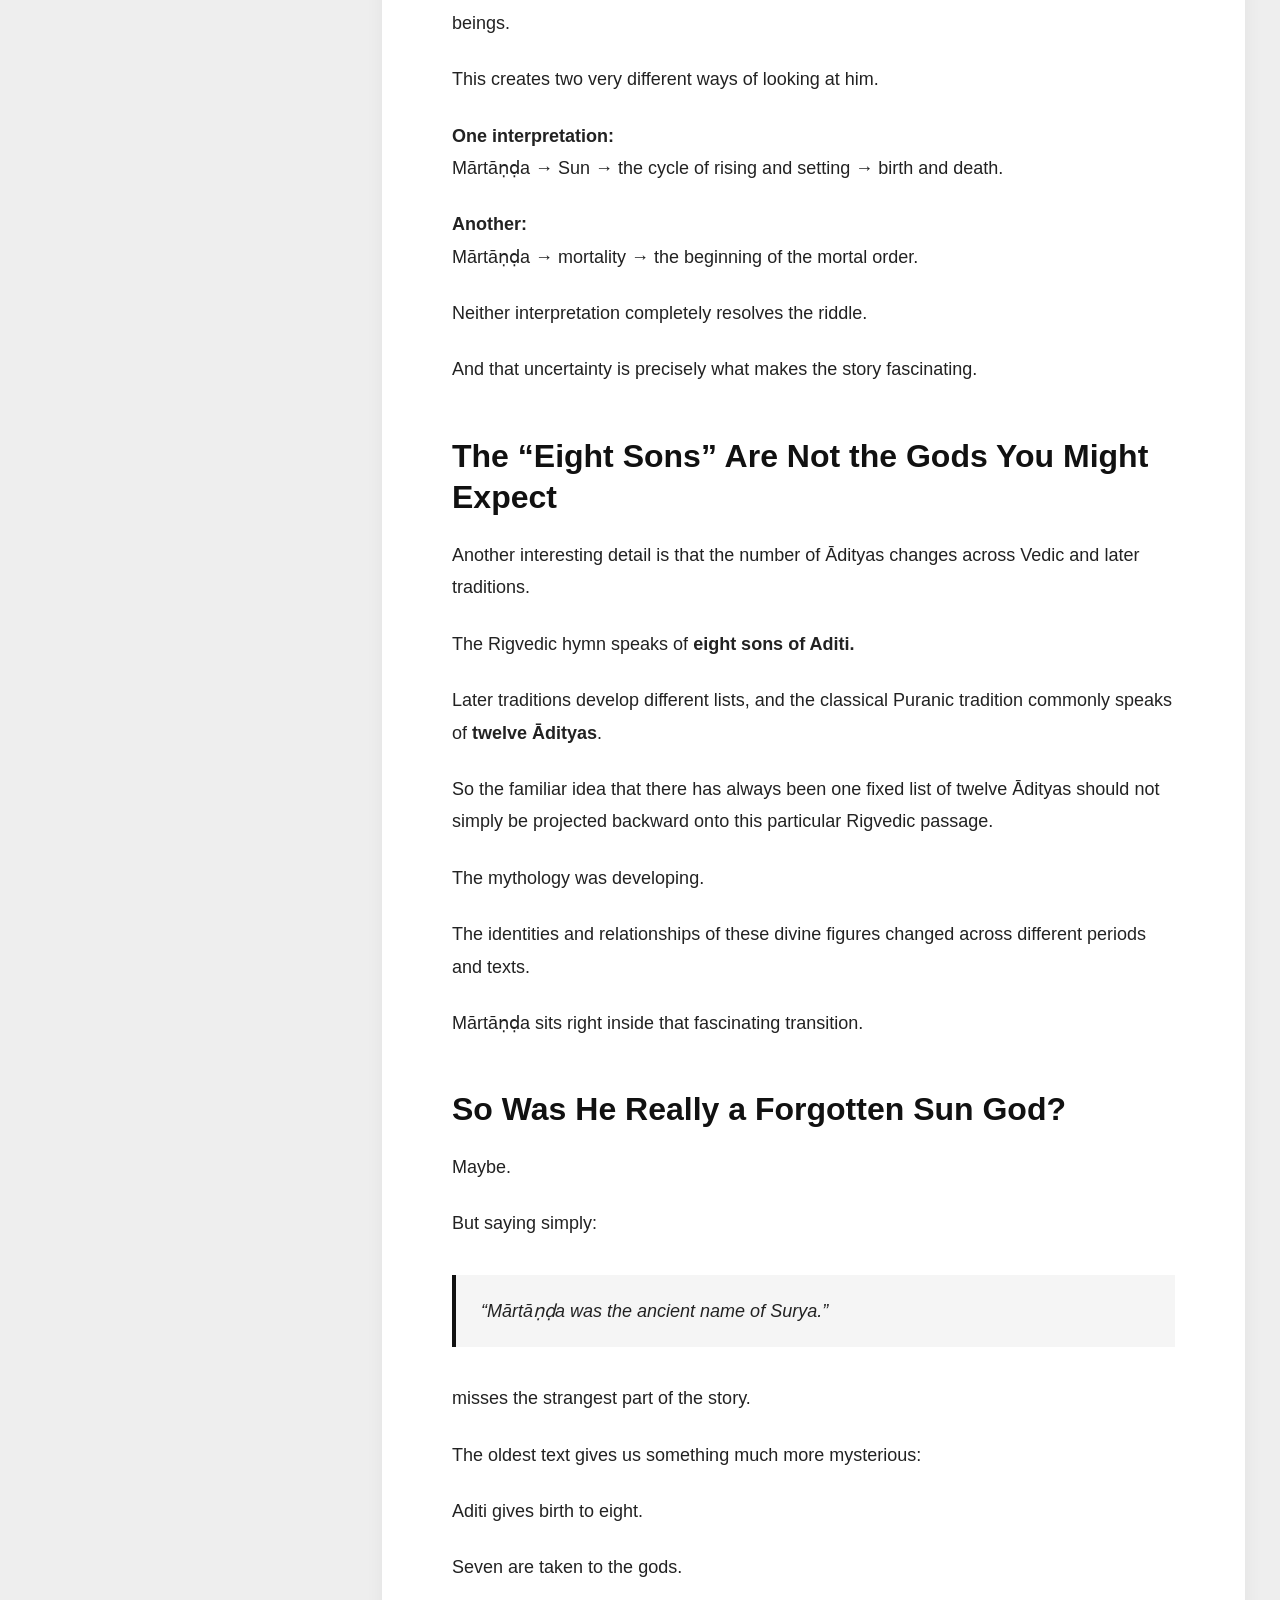
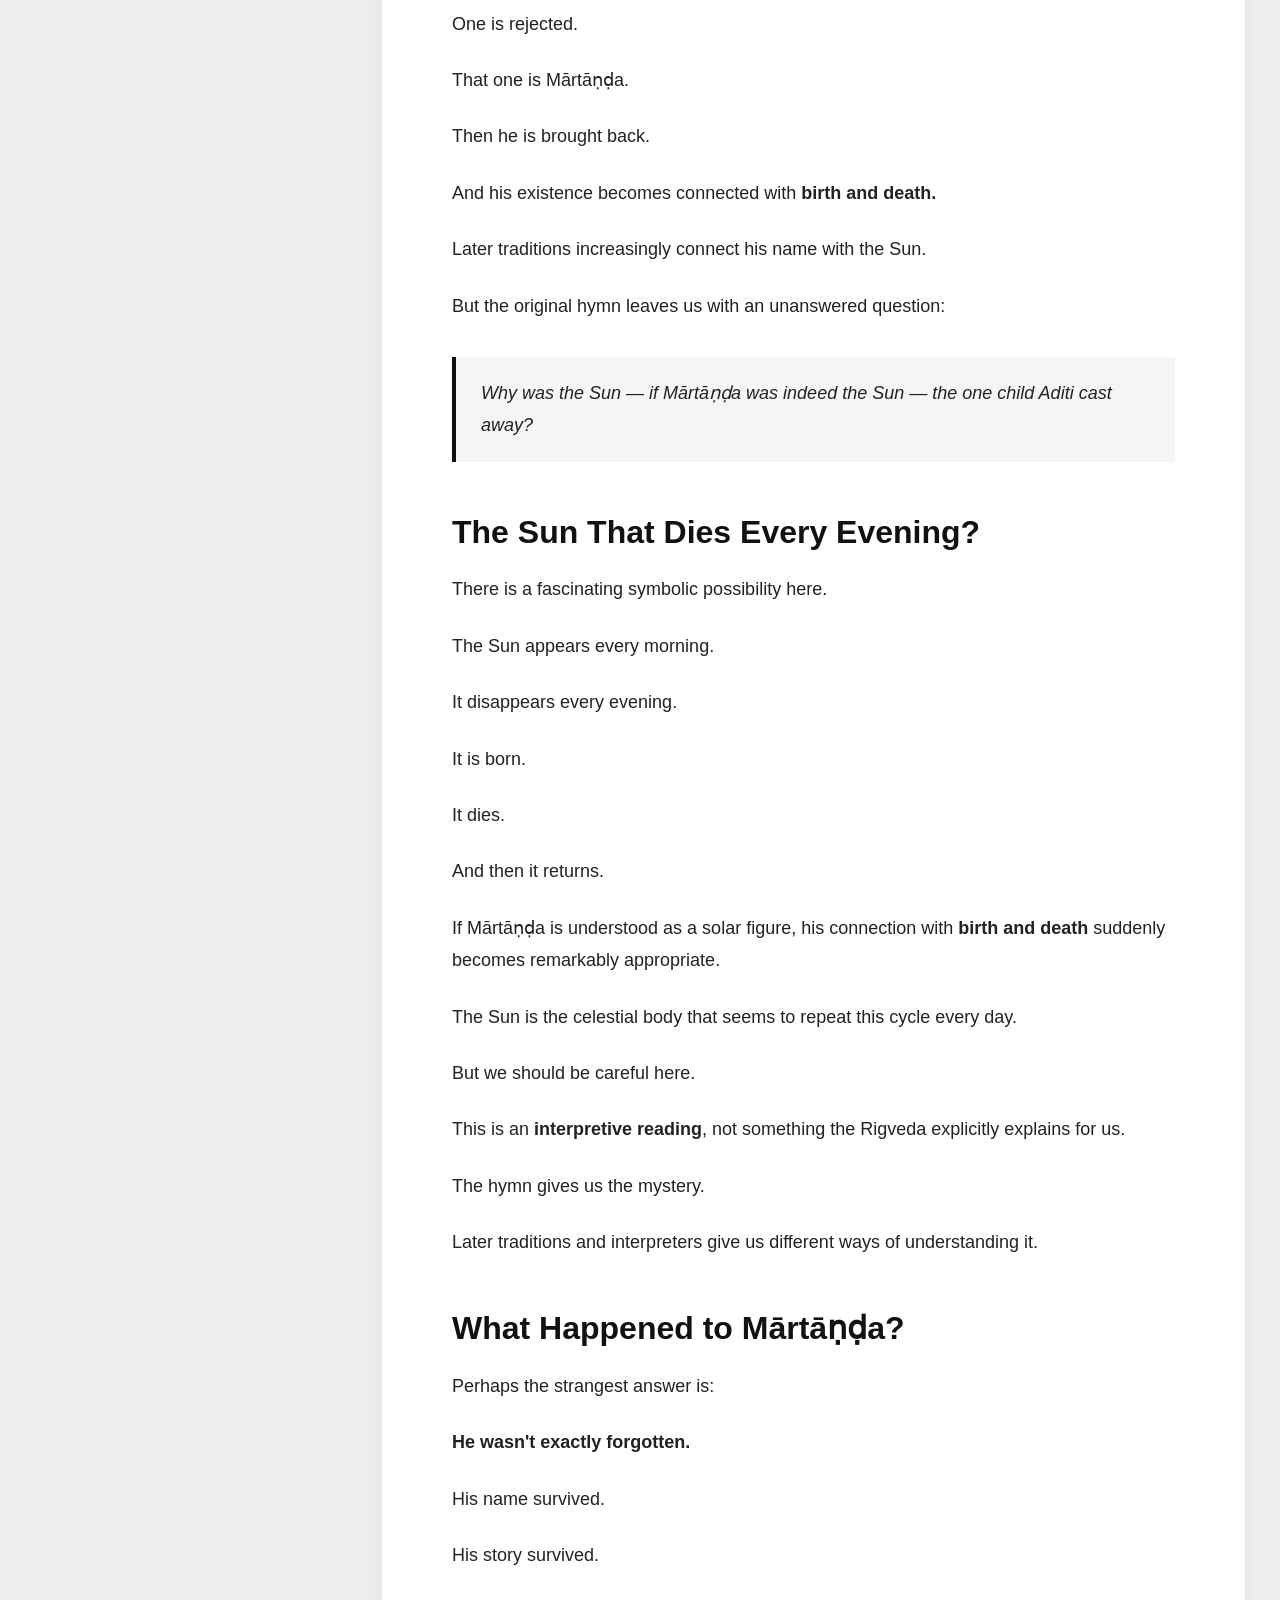
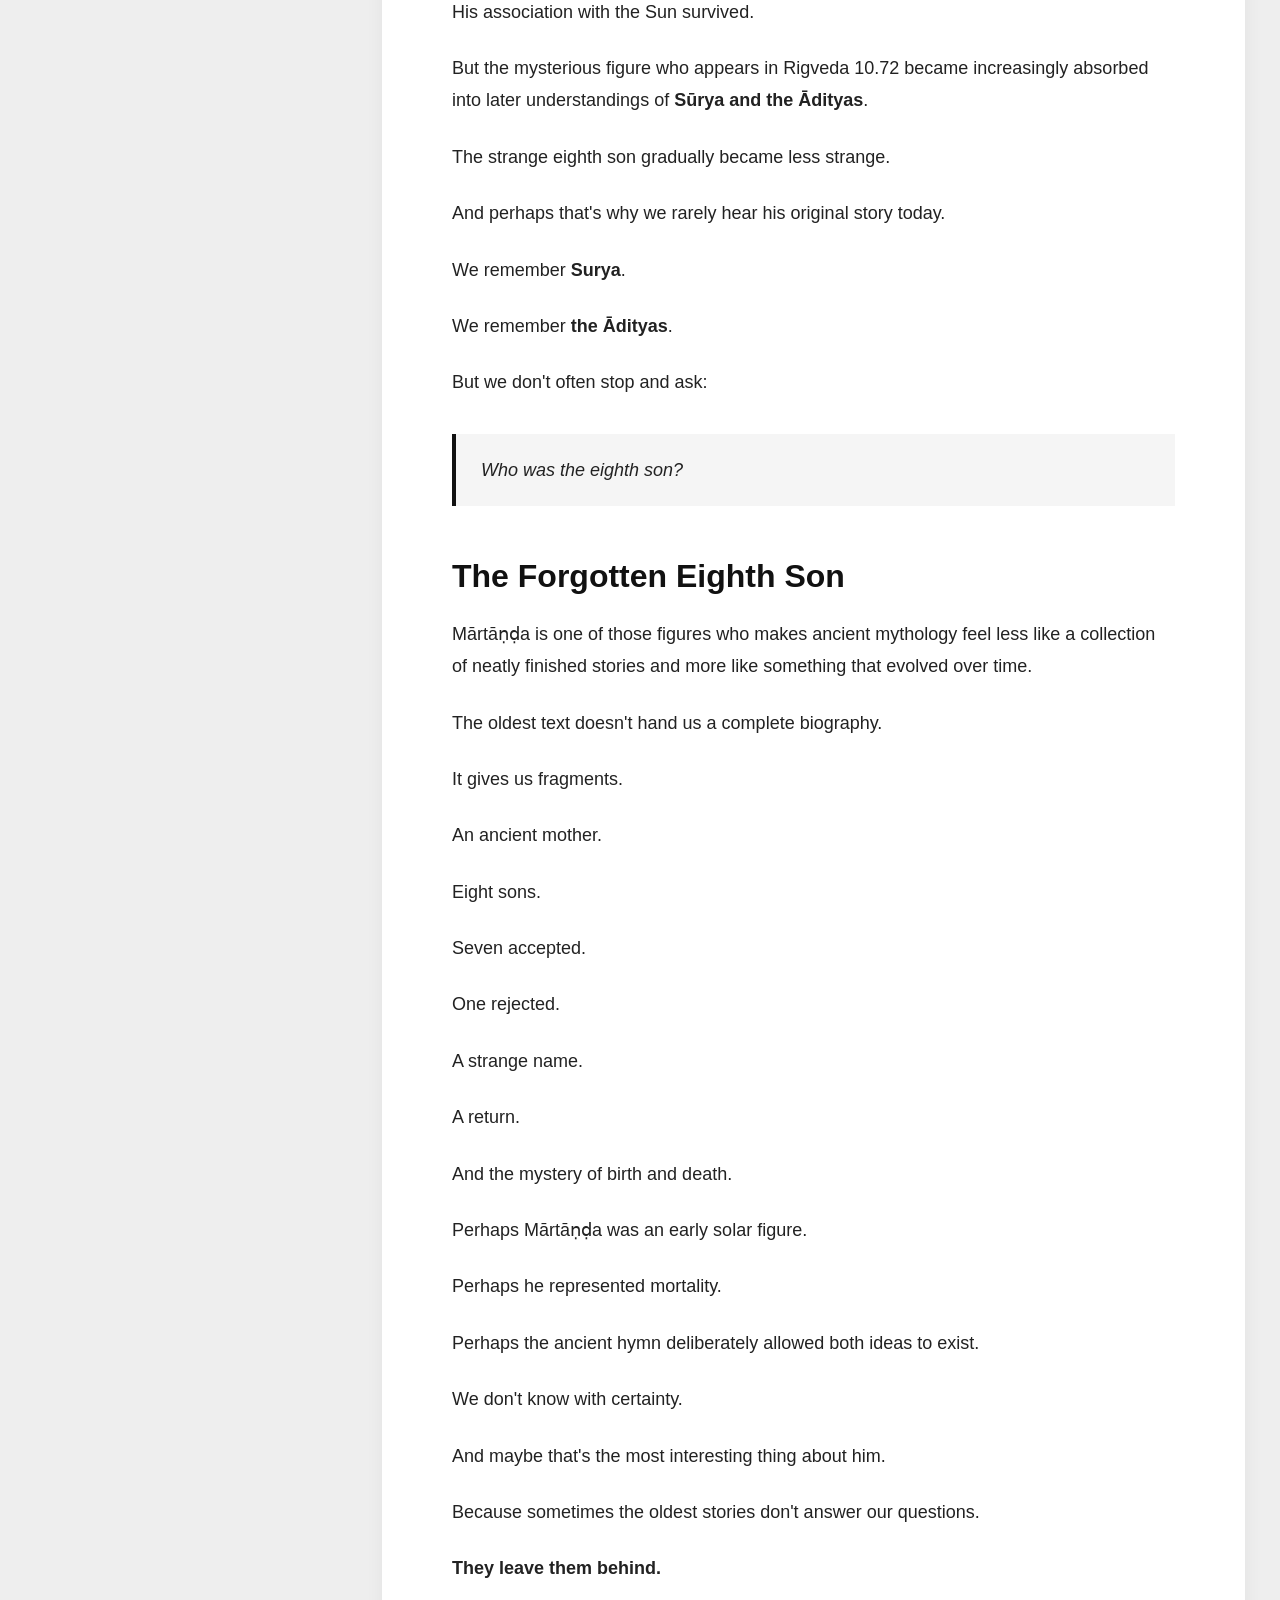
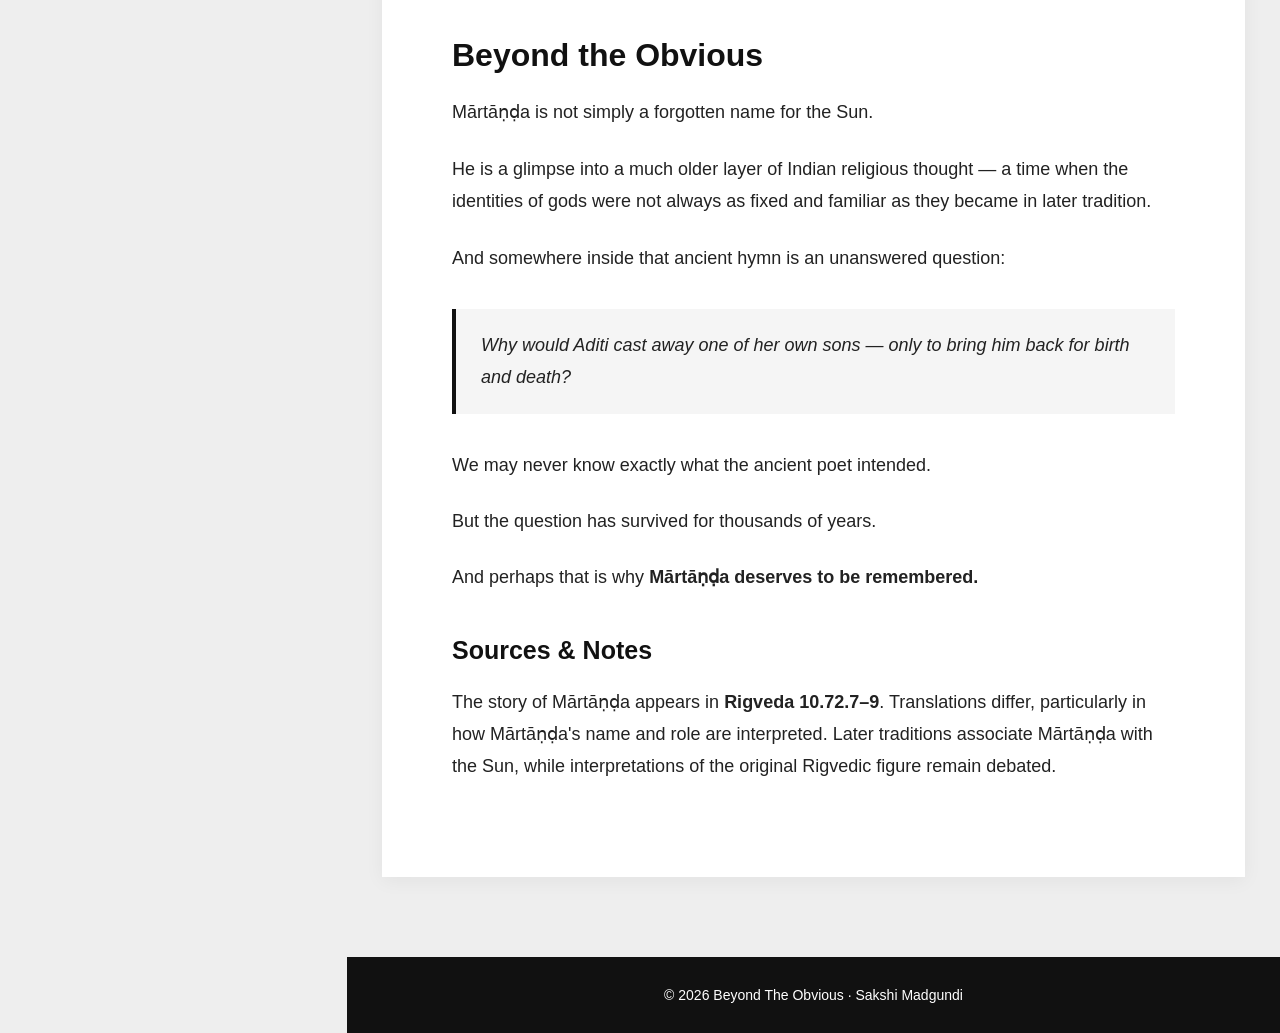
<file: posts/the-forgotten-eighth-son-martanda.html>
<!DOCTYPE html>
<html lang="en">
<head>
    <meta charset="UTF-8">
    <meta name="viewport" content="width=device-width, initial-scale=1.0">

    <title>Mārtāṇḍa: The Forgotten Eighth Son of Aditi | Beyond The Obvious</title>

    <meta
        name="description"
        content="The mysterious story of Mārtāṇḍa, the eighth son of Aditi, and his connection with the Sun, mortality, birth and death in Rigveda 10.72."
    >

    <meta name="author" content="Sakshi Madgundi">

    <link rel="stylesheet" href="../css/style.css">
</head>

<body>

<!-- =========================
     MOBILE HEADER
========================= -->

<header class="mobile-header">

    <a href="../index.html" class="mobile-logo">
        Beyond The Obvious
    </a>

    <button
        class="menu-toggle"
        id="menuToggle"
        type="button"
        aria-label="Open menu"
        aria-expanded="false"
    >
        ☰
    </button>

</header>


<!-- =========================
     SIDEBAR
========================= -->

<aside class="sidebar" id="sidebar">

    <div class="profile">

        <img
            src="../image (1).png"
            alt="Sakshi Madgundi"
            class="profile-image"
        >

        <h3>SAKSHI MADGUNDI</h3>

        <a
            href="https://github.com/Sakshi0035"
            target="_blank"
            rel="noopener noreferrer"
            class="profile-button"
        >
            VISIT PROFILE
        </a>

    </div>


    <div class="sidebar-social">

        <a
            href="https://github.com/Sakshi0035"
            target="_blank"
            rel="noopener noreferrer"
        >
            GitHub
        </a>

        <a
            href="https://www.youtube.com/@sakshimeandmyself"
            target="_blank"
            rel="noopener noreferrer"
        >
            YouTube
        </a>

        <a
            href="https://echopaths.gumroad.com/"
            target="_blank"
            rel="noopener noreferrer"
        >
            My Ebooks
        </a>

    </div>

</aside>


<!-- =========================
     MAIN CONTENT
========================= -->

<main class="main-content">


    <!-- =========================
         BLOG HEADER / HERO
    ========================= -->

    <section class="hero post-hero">

        <div class="hero-overlay">

            <h1>Beyond The Obvious</h1>

            <p>
                Stories, ideas, experiences and things worth thinking about.
                Look beyond what's obvious.
            </p>


            <div class="hero-nav-row">

                <nav class="main-nav" aria-label="Main navigation">

                    <a href="../index.html">
                        HOME
                    </a>

                    <a href="../about.html">
                        ABOUT
                    </a>

                    <a href="../contact.html">
                        CONTACT
                    </a>

                </nav>

            </div>

        </div>

    </section>



    <!-- =========================
         ARTICLE AREA
    ========================= -->

    <section class="blog-area">

        <div class="blog-container">

            <article class="blog-post single-post">


                <!-- =========================
                     ARTICLE HEADER
                ========================= -->

                <header class="post-header">

                    <div class="post-category">
                        ANCIENT STORIES · INDIAN MYTHOLOGY
                    </div>


                    <h1>
                        Mārtāṇḍa: The Forgotten Eighth Son of Aditi
                    </h1>


                    <div class="post-meta">
                        By Sakshi Madgundi · 2026
                    </div>

                </header>



                <!-- =========================
                     ARTICLE CONTENT
                     
                     NO FEATURED IMAGE HERE
                ========================= -->

                <div class="post-content">


                    <p class="post-intro">
                        There is a strange story hidden inside one of the
                        oldest surviving collections of Indian sacred poetry.
                    </p>


                    <p>
                        It begins with <strong>Aditi</strong>.
                    </p>

                    <p>
                        She had eight sons.
                    </p>

                    <p>
                        Seven of them went with her to the gods.
                    </p>

                    <p>
                        But the eighth?
                    </p>

                    <p>
                        <strong>She cast him away.</strong>
                    </p>

                    <p>
                        His name was <strong>Mārtāṇḍa</strong>.
                    </p>

                    <p>
                        And what makes his story even stranger is what
                        happens next.
                    </p>

                    <p>
                        Aditi eventually brought him back —
                        <strong>for birth and for death.</strong>
                    </p>

                    <p>
                        So who exactly was Mārtāṇḍa?
                    </p>

                    <p>
                        Was he an ancient form of the Sun?
                    </p>

                    <p>
                        Was he connected with the origin of mortal beings?
                    </p>

                    <p>
                        Or was he something even older that later traditions
                        came to understand differently?
                    </p>

                    <p>
                        The Rigveda never gives us a simple answer.
                    </p>



                    <!-- =========================
                         SECTION 1
                    ========================= -->

                    <h2>
                        The Story Begins With Aditi
                    </h2>

                    <p>
                        Today, Aditi is widely remembered as a divine mother
                        and the mother of the <strong>Ādityas</strong>.
                        But the oldest Vedic material does not always present
                        mythology in the neat genealogies familiar from later
                        Hindu traditions.
                    </p>

                    <p>
                        One of the most mysterious passages appears in
                        <strong>Rigveda 10.72</strong>, a hymn concerned with
                        the generations and emergence of the gods.
                    </p>

                    <p>
                        The hymn says that
                        <strong>Aditi had eight sons born from her body.</strong>
                    </p>

                    <p>
                        But she went to the gods with only seven.
                    </p>

                    <p>
                        The eighth was Mārtāṇḍa.
                    </p>

                    <p>
                        And he was cast away.
                    </p>

                    <p>
                        Why?
                    </p>

                    <p>
                        The hymn doesn't tell us.
                    </p>

                    <p>
                        There is no dramatic explanation. No battle.
                        No punishment. No story about something Mārtāṇḍa
                        had done wrong.
                    </p>

                    <p>
                        Just a remarkably strange statement:
                    </p>


                    <blockquote>
                        Aditi had eight sons — and rejected one.
                    </blockquote>


                    <p>
                        That one was Mārtāṇḍa.
                    </p>



                    <!-- =========================
                         SECTION 2
                    ========================= -->

                    <h2>
                        The Name Mārtāṇḍa Is Strange Too
                    </h2>

                    <p>
                        The mystery becomes even deeper when we look at
                        his name.
                    </p>

                    <p>
                        The Sanskrit name <strong>Mārtāṇḍa</strong> has
                        traditionally been connected with the idea of a
                        <strong>“dead egg”</strong> or something associated
                        with a lifeless egg. Different translations and
                        interpretations of the ancient verse vary.
                    </p>

                    <p>
                        That creates an extraordinary image.
                    </p>

                    <p>
                        Aditi gives birth to eight sons.
                    </p>

                    <p>
                        Seven become associated with the gods.
                    </p>

                    <p>
                        But the eighth is connected with something that is
                        <strong>dead, incomplete or lifeless.</strong>
                    </p>

                    <p>
                        And yet...
                    </p>

                    <p>
                        <strong>He is brought back.</strong>
                    </p>



                    <!-- =========================
                         SECTION 3
                    ========================= -->

                    <h2>
                        Why Did Aditi Bring Him Back?
                    </h2>

                    <p>
                        This may be the strangest part of the entire story.
                    </p>

                    <p>
                        The next verse says that Aditi went forward with
                        her seven sons, but brought Mārtāṇḍa back
                        <strong>for procreation and death</strong>.
                    </p>

                    <p>
                        Think about what that means.
                    </p>

                    <p>
                        Mārtāṇḍa isn't simply rejected forever.
                    </p>

                    <p>
                        He has a purpose.
                    </p>

                    <p>
                        And that purpose is connected with the two things
                        that define mortal existence:
                    </p>

                    <p>
                        <strong>Birth.</strong>
                    </p>

                    <p>
                        <strong>And death.</strong>
                    </p>

                    <p>
                        This is why Mārtāṇḍa has remained such an intriguing
                        figure for interpreters.
                    </p>



                    <!-- =========================
                         SECTION 4
                    ========================= -->

                    <h2>
                        Was Mārtāṇḍa the Sun?
                    </h2>

                    <p>
                        Here's where the story becomes complicated.
                    </p>

                    <p>
                        A common later understanding connects
                        <strong>Mārtāṇḍa with the Sun</strong>.
                    </p>

                    <p>
                        Later Vedic and post-Vedic traditions use Mārtāṇḍa
                        as a name or epithet associated with
                        <strong>Sūrya</strong>, and traditional commentators
                        also identify him with the Sun.
                    </p>

                    <p>
                        There is also an interesting clue in the same
                        Rigvedic hymn.
                    </p>

                    <p>
                        The hymn describes the gods bringing forth
                        <strong>Sūrya</strong>, who had been hidden in
                        the ocean.
                    </p>

                    <p>
                        So it is understandable why later tradition
                        connected Mārtāṇḍa with the Sun.
                    </p>

                    <p>
                        But there is a problem.
                    </p>

                    <p>
                        <strong>
                            The hymn itself never simply says:
                            “Mārtāṇḍa is Sūrya.”
                        </strong>
                    </p>

                    <p>
                        That's why the story remains debated.
                    </p>



                    <!-- =========================
                         SECTION 5
                    ========================= -->

                    <h2>
                        Another Possibility: Mārtāṇḍa and Mortality
                    </h2>

                    <p>
                        The final verse gives us another clue.
                    </p>

                    <p>
                        Mārtāṇḍa is brought back
                        <strong>for birth and death.</strong>
                    </p>

                    <p>
                        Because of this, some interpretations understand
                        him not merely as a solar deity but as a figure
                        connected with <strong>mortal existence itself</strong>
                        — potentially even with the origin of mortal beings.
                    </p>

                    <p>
                        This creates two very different ways of looking
                        at him.
                    </p>


                    <div class="post-highlight">

                        <strong>
                            One interpretation:
                        </strong>

                        <p>
                            Mārtāṇḍa → Sun → the cycle of rising and setting
                            → birth and death.
                        </p>

                    </div>


                    <div class="post-highlight">

                        <strong>
                            Another:
                        </strong>

                        <p>
                            Mārtāṇḍa → mortality → the beginning of the
                            mortal order.
                        </p>

                    </div>


                    <p>
                        Neither interpretation completely resolves
                        the riddle.
                    </p>

                    <p>
                        And that uncertainty is precisely what makes
                        the story fascinating.
                    </p>



                    <!-- =========================
                         SECTION 6
                    ========================= -->

                    <h2>
                        The “Eight Sons” Are Not the Gods You Might Expect
                    </h2>

                    <p>
                        Another interesting detail is that the number of
                        Ādityas changes across Vedic and later traditions.
                    </p>

                    <p>
                        The Rigvedic hymn speaks of
                        <strong>eight sons of Aditi.</strong>
                    </p>

                    <p>
                        Later traditions develop different lists, and the
                        classical Puranic tradition commonly speaks of
                        <strong>twelve Ādityas</strong>.
                    </p>

                    <p>
                        So the familiar idea that there has always been
                        one fixed list of twelve Ādityas should not simply
                        be projected backward onto this particular
                        Rigvedic passage.
                    </p>

                    <p>
                        The mythology was developing.
                    </p>

                    <p>
                        The identities and relationships of these divine
                        figures changed across different periods and texts.
                    </p>

                    <p>
                        Mārtāṇḍa sits right inside that fascinating transition.
                    </p>



                    <!-- =========================
                         SECTION 7
                    ========================= -->

                    <h2>
                        So Was He Really a Forgotten Sun God?
                    </h2>

                    <p>
                        Maybe.
                    </p>

                    <p>
                        But saying simply:
                    </p>


                    <blockquote>
                        “Mārtāṇḍa was the ancient name of Surya.”
                    </blockquote>


                    <p>
                        misses the strangest part of the story.
                    </p>

                    <p>
                        The oldest text gives us something much more
                        mysterious:
                    </p>


                    <div class="story-beat">

                        <p>
                            Aditi gives birth to eight.
                        </p>

                        <p>
                            Seven are taken to the gods.
                        </p>

                        <p>
                            One is rejected.
                        </p>

                        <p>
                            That one is Mārtāṇḍa.
                        </p>

                        <p>
                            Then he is brought back.
                        </p>

                    </div>


                    <p>
                        And his existence becomes connected with
                        <strong>birth and death.</strong>
                    </p>

                    <p>
                        Later traditions increasingly connect his name
                        with the Sun.
                    </p>

                    <p>
                        But the original hymn leaves us with an unanswered
                        question:
                    </p>


                    <blockquote>
                        Why was the Sun — if Mārtāṇḍa was indeed the Sun —
                        the one child Aditi cast away?
                    </blockquote>



                    <!-- =========================
                         SECTION 8
                    ========================= -->

                    <h2>
                        The Sun That Dies Every Evening?
                    </h2>

                    <p>
                        There is a fascinating symbolic possibility here.
                    </p>

                    <p>
                        The Sun appears every morning.
                    </p>

                    <p>
                        It disappears every evening.
                    </p>

                    <p>
                        It is born.
                    </p>

                    <p>
                        It dies.
                    </p>

                    <p>
                        And then it returns.
                    </p>

                    <p>
                        If Mārtāṇḍa is understood as a solar figure,
                        his connection with <strong>birth and death</strong>
                        suddenly becomes remarkably appropriate.
                    </p>

                    <p>
                        The Sun is the celestial body that seems to repeat
                        this cycle every day.
                    </p>

                    <p>
                        But we should be careful here.
                    </p>

                    <p>
                        This is an <strong>interpretive reading</strong>,
                        not something the Rigveda explicitly explains
                        for us.
                    </p>

                    <p>
                        The hymn gives us the mystery.
                    </p>

                    <p>
                        Later traditions and interpreters give us different
                        ways of understanding it.
                    </p>



                    <!-- =========================
                         SECTION 9
                    ========================= -->

                    <h2>
                        What Happened to Mārtāṇḍa?
                    </h2>

                    <p>
                        Perhaps the strangest answer is:
                    </p>

                    <p>
                        <strong>He wasn't exactly forgotten.</strong>
                    </p>

                    <p>
                        His name survived.
                    </p>

                    <p>
                        His story survived.
                    </p>

                    <p>
                        His association with the Sun survived.
                    </p>

                    <p>
                        But the mysterious figure who appears in
                        Rigveda 10.72 became increasingly absorbed into
                        later understandings of
                        <strong>Sūrya and the Ādityas</strong>.
                    </p>

                    <p>
                        The strange eighth son gradually became less strange.
                    </p>

                    <p>
                        And perhaps that's why we rarely hear his original
                        story today.
                    </p>

                    <p>
                        We remember <strong>Surya</strong>.
                    </p>

                    <p>
                        We remember <strong>the Ādityas</strong>.
                    </p>

                    <p>
                        But we don't often stop and ask:
                    </p>


                    <blockquote>
                        Who was the eighth son?
                    </blockquote>



                    <!-- =========================
                         SECTION 10
                    ========================= -->

                    <h2>
                        The Forgotten Eighth Son
                    </h2>

                    <p>
                        Mārtāṇḍa is one of those figures who makes ancient
                        mythology feel less like a collection of neatly
                        finished stories and more like something that
                        evolved over time.
                    </p>

                    <p>
                        The oldest text doesn't hand us a complete biography.
                    </p>

                    <p>
                        It gives us fragments.
                    </p>

                    <p>
                        An ancient mother.
                    </p>

                    <p>
                        Eight sons.
                    </p>

                    <p>
                        Seven accepted.
                    </p>

                    <p>
                        One rejected.
                    </p>

                    <p>
                        A strange name.
                    </p>

                    <p>
                        A return.
                    </p>

                    <p>
                        And the mystery of birth and death.
                    </p>

                    <p>
                        Perhaps Mārtāṇḍa was an early solar figure.
                    </p>

                    <p>
                        Perhaps he represented mortality.
                    </p>

                    <p>
                        Perhaps the ancient hymn deliberately allowed
                        both ideas to exist.
                    </p>

                    <p>
                        We don't know with certainty.
                    </p>

                    <p>
                        And maybe that's the most interesting thing about him.
                    </p>

                    <p>
                        Because sometimes the oldest stories don't answer
                        our questions.
                    </p>

                    <p>
                        <strong>They leave them behind.</strong>
                    </p>



                    <!-- =========================
                         BEYOND THE OBVIOUS
                    ========================= -->

                    <div class="beyond-the-obvious">

                        <h2>
                            Beyond the Obvious
                        </h2>

                        <p>
                            Mārtāṇḍa is not simply a forgotten name for
                            the Sun.
                        </p>

                        <p>
                            He is a glimpse into a much older layer of
                            Indian religious thought — a time when the
                            identities of gods were not always as fixed
                            and familiar as they became in later tradition.
                        </p>

                        <p>
                            And somewhere inside that ancient hymn is
                            an unanswered question:
                        </p>


                        <blockquote>
                            Why would Aditi cast away one of her own sons
                            — only to bring him back for birth and death?
                        </blockquote>


                        <p>
                            We may never know exactly what the ancient
                            poet intended.
                        </p>

                        <p>
                            But the question has survived for thousands
                            of years.
                        </p>

                        <p>
                            And perhaps that is why
                            <strong>Mārtāṇḍa deserves to be remembered.</strong>
                        </p>

                    </div>



                    <!-- =========================
                         SOURCES
                    ========================= -->

                    <div class="post-sources">

                        <h3>
                            Sources &amp; Notes
                        </h3>

                        <p>
                            The story of Mārtāṇḍa appears in
                            <strong>Rigveda 10.72.7–9</strong>.
                            Translations differ, particularly in how
                            Mārtāṇḍa's name and role are interpreted.
                            Later traditions associate Mārtāṇḍa with
                            the Sun, while interpretations of the original
                            Rigvedic figure remain debated.
                        </p>

                    </div>


                </div>

            </article>

        </div>

    </section>



    <!-- =========================
         FOOTER
    ========================= -->

    <footer class="site-footer">

        <p>
            © 2026 Beyond The Obvious · Sakshi Madgundi
        </p>

    </footer>


</main>


<script src="../js/main.js"></script>

</body>
</html>
</file>
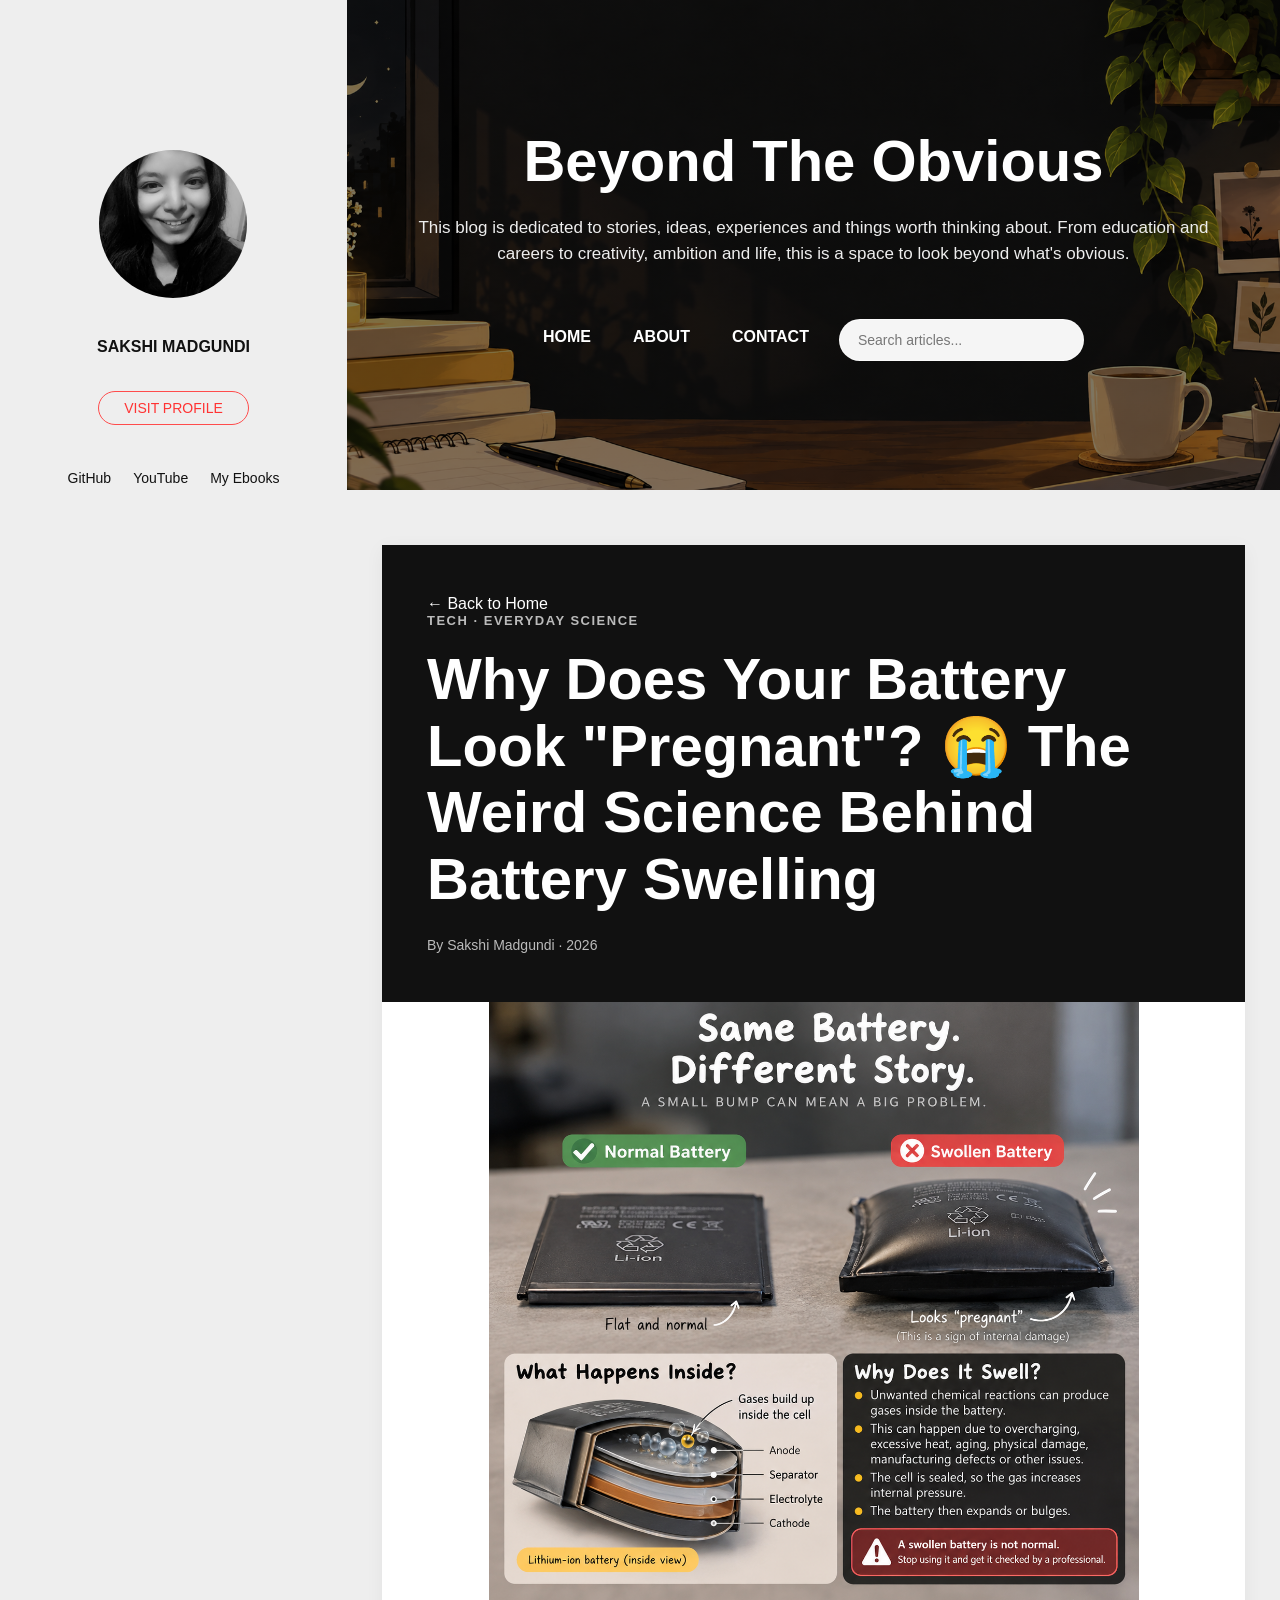
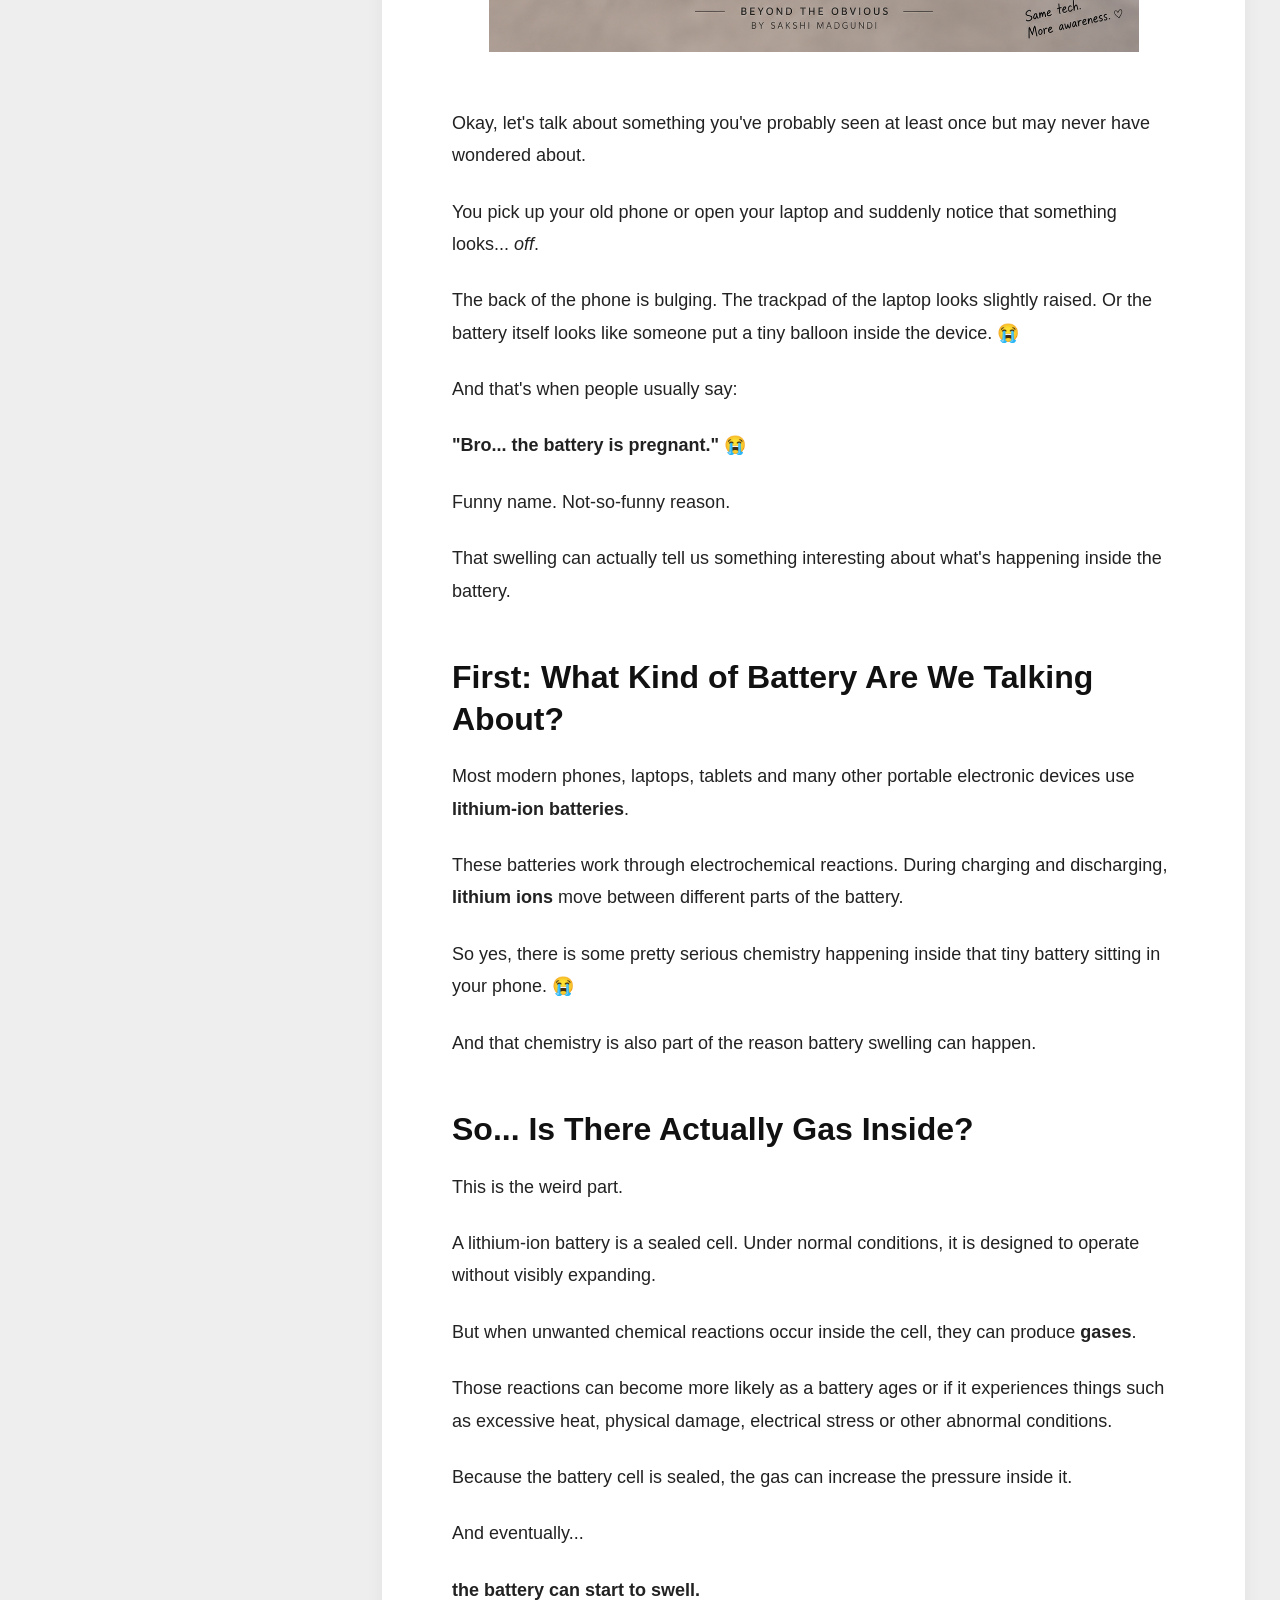
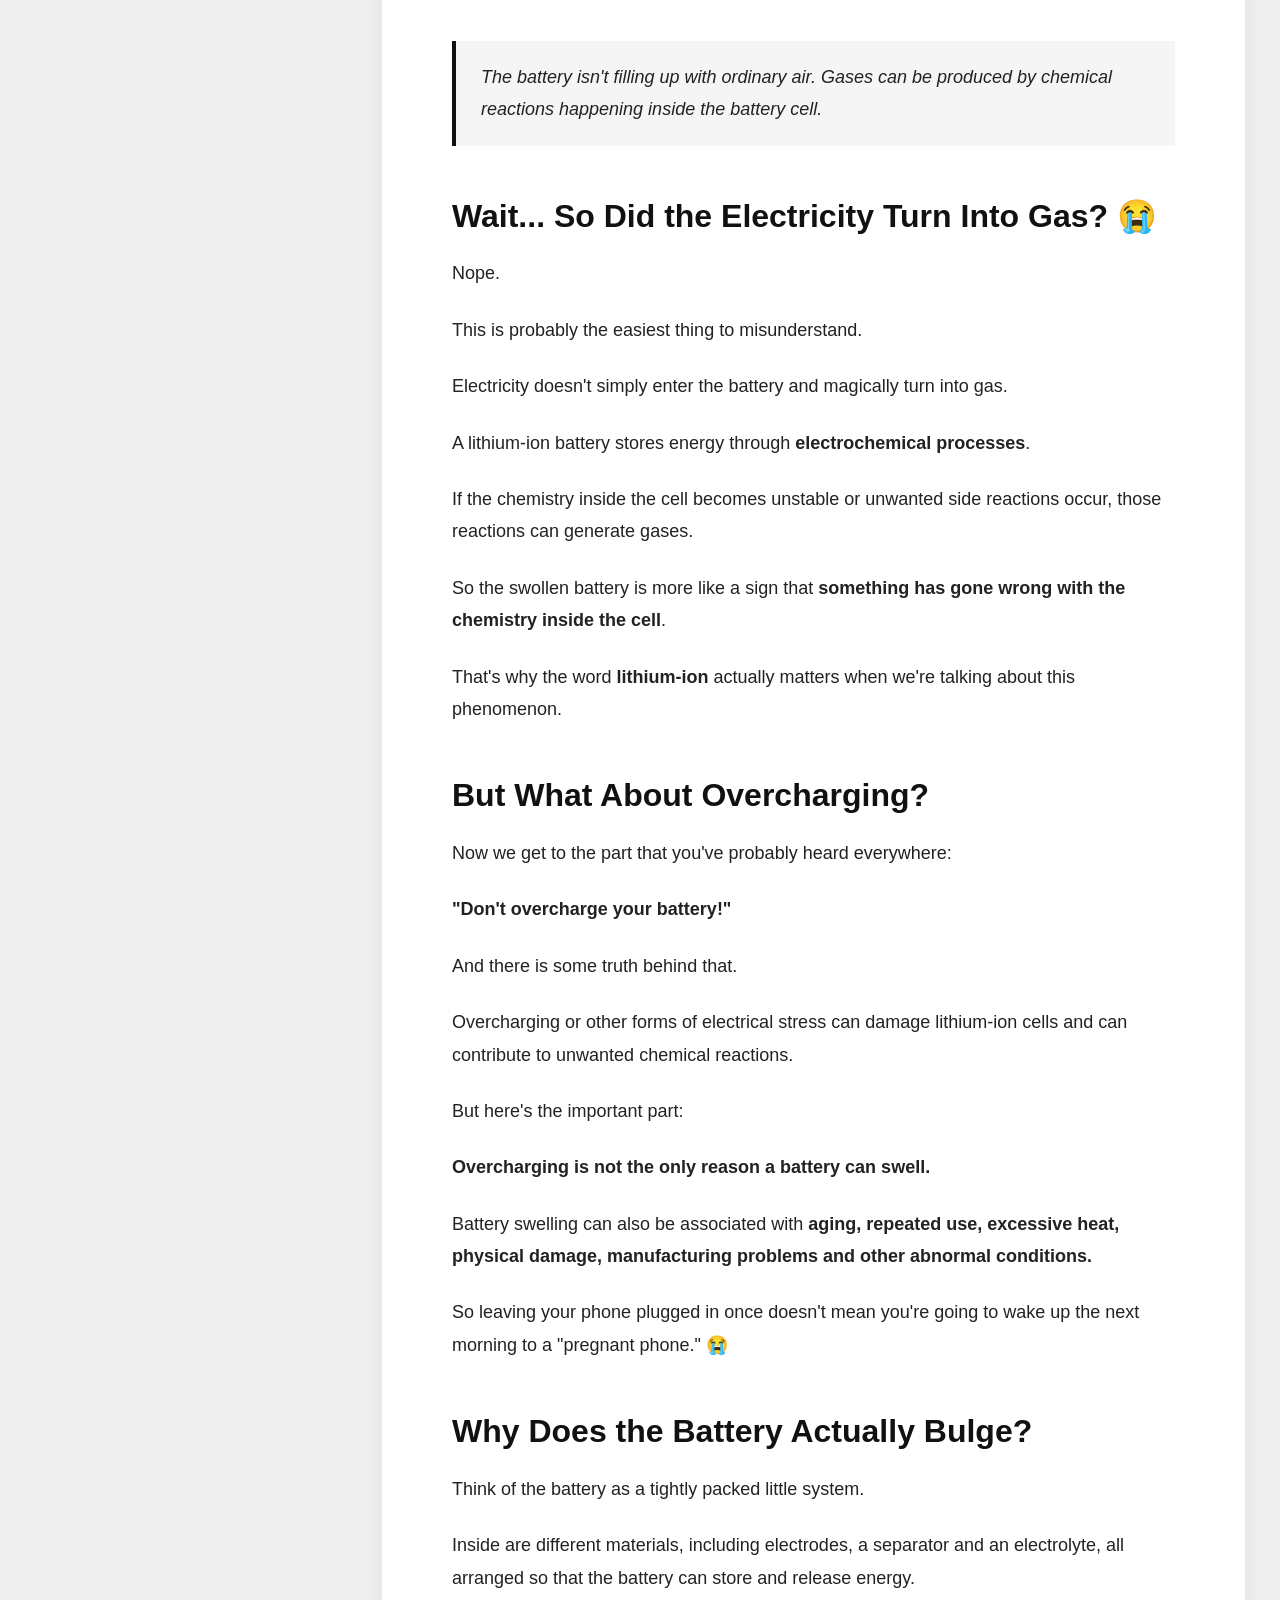
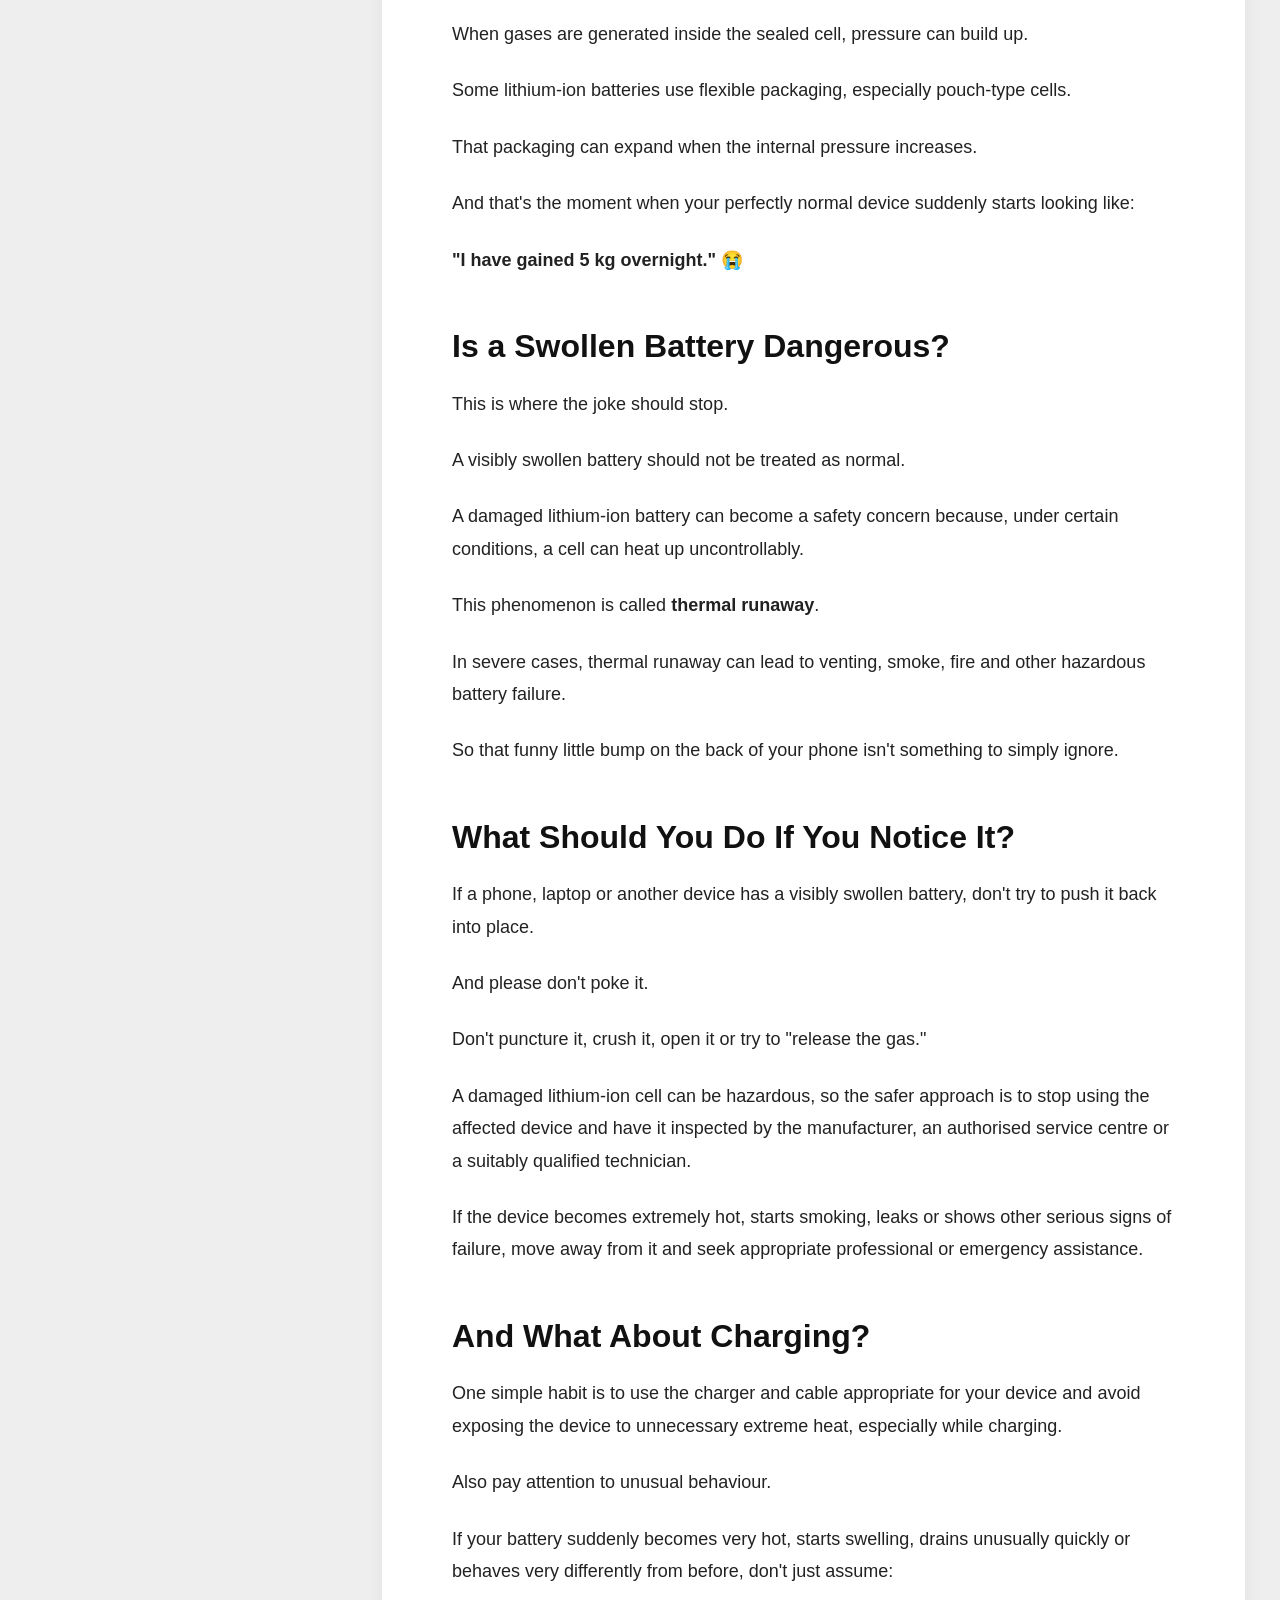
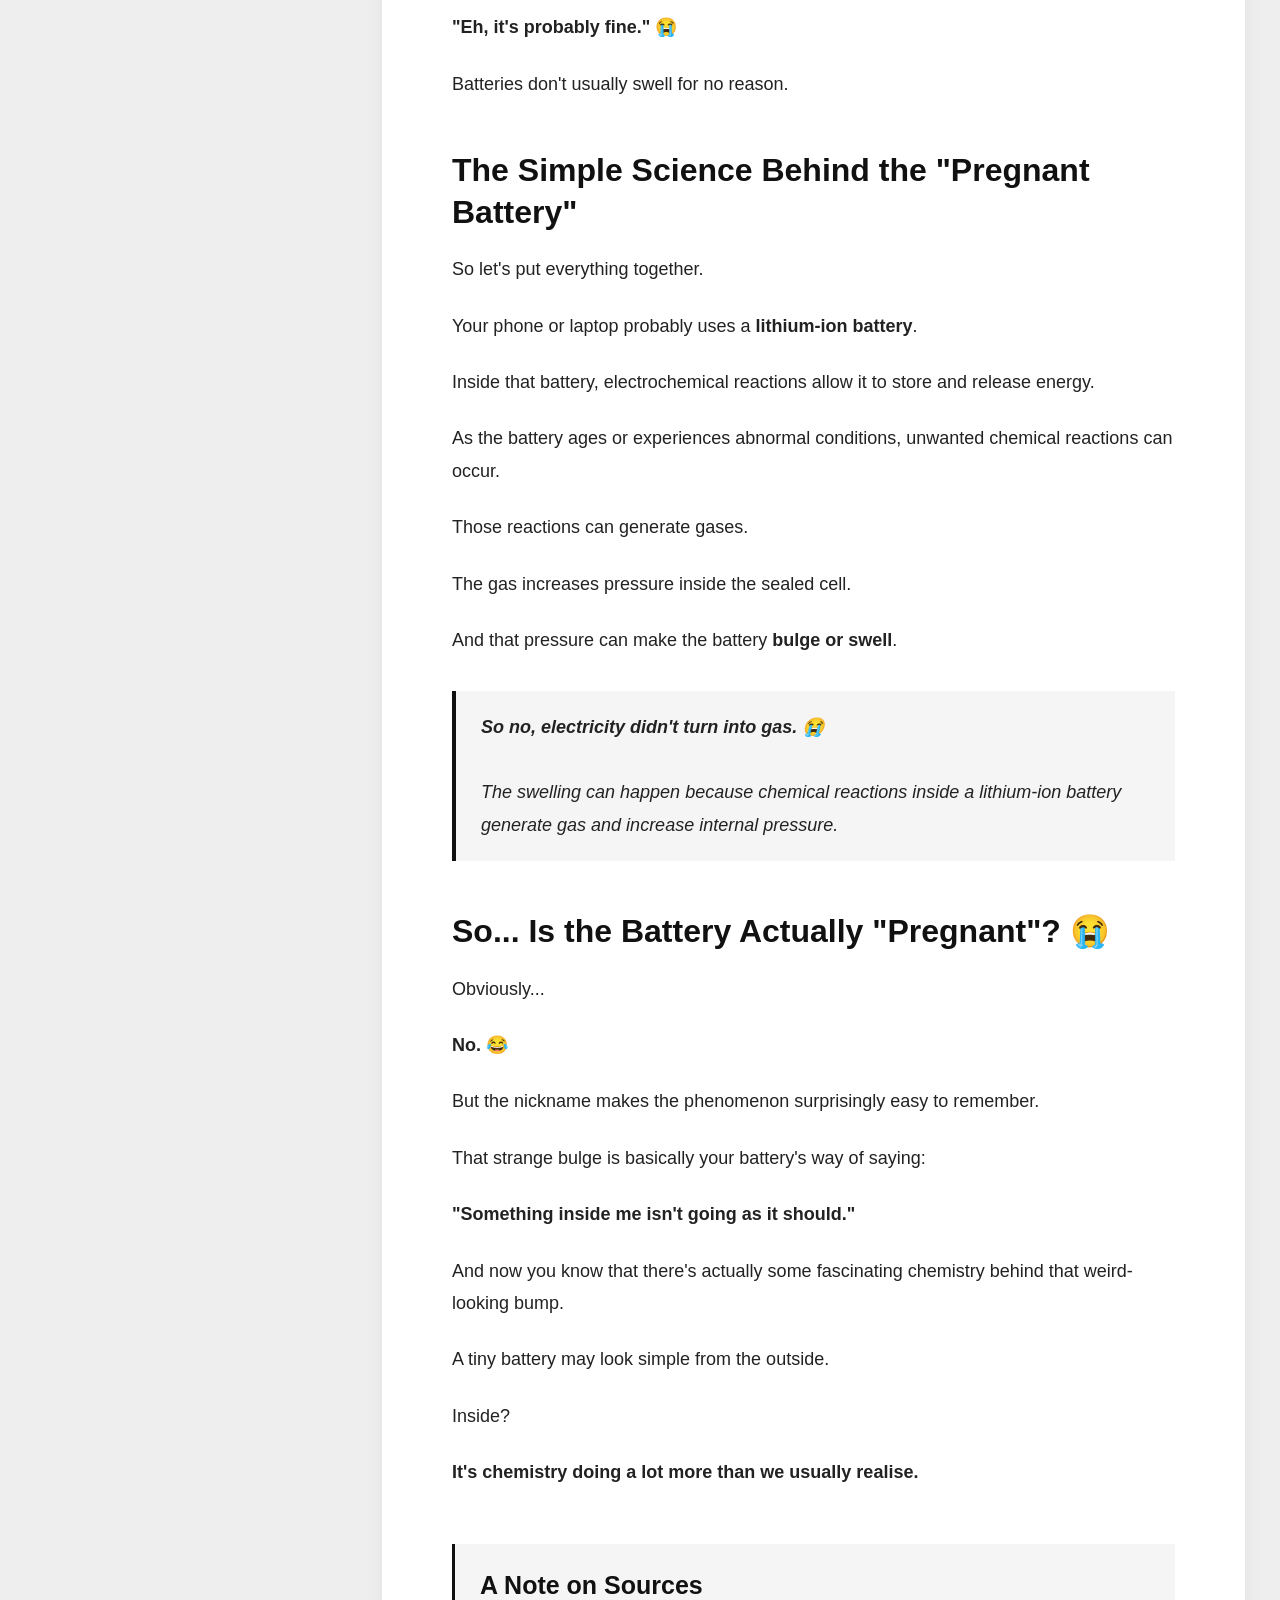
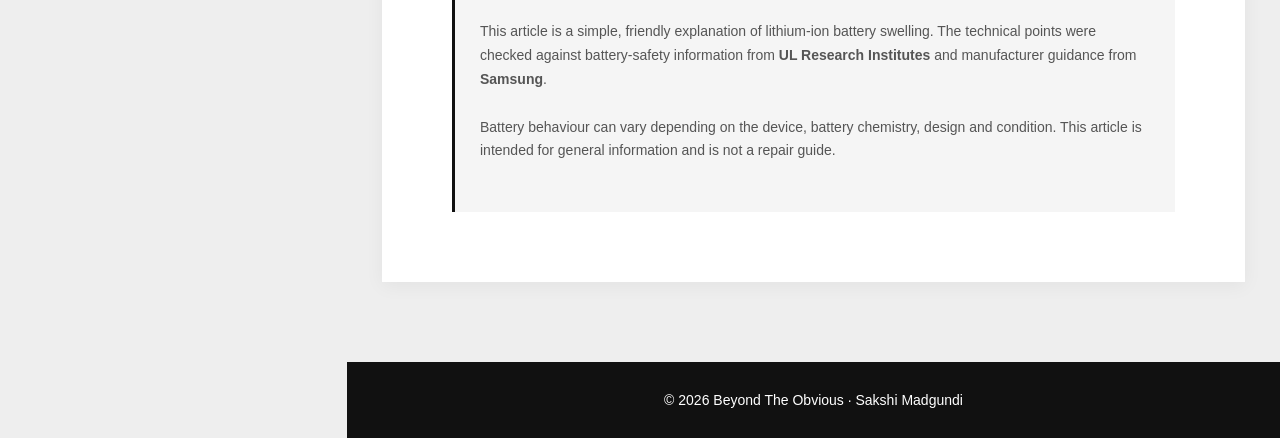
<file: posts/why-your-battery-looks-pregnant.html>
<!DOCTYPE html>
<html lang="en">

<head>

    <meta charset="UTF-8">

    <meta
        name="viewport"
        content="width=device-width, initial-scale=1.0"
    >

    <title>
        Why Does Your Battery Look "Pregnant"? 😭 The Weird Science Behind Battery Swelling
    </title>

    <meta
        name="description"
        content="Ever wondered why a phone or laptop battery sometimes starts swelling? Here's the simple science behind lithium-ion battery swelling, gas formation and what it means."
    >

    <meta
        name="author"
        content="Sakshi Madgundi"
    >

    <!-- BLOG POST INFORMATION -->

    <meta
        name="post-category"
        content="TECH · EVERYDAY SCIENCE"
    >

    <meta
        name="post-date"
        content="2026"
    >

    <meta
        name="post-excerpt"
        content="Ever seen a phone or laptop battery looking strangely swollen? 😭 Here's the simple science behind why lithium-ion batteries can bulge."
    >

    <link
        rel="stylesheet"
        href="../css/style.css"
    >

</head>


<body data-post-file="why-your-battery-looks-pregnant.html">


<!-- =========================================
     MOBILE HEADER
========================================= -->

<header class="mobile-header">

    <a
        href="../index.html"
        class="mobile-logo"
    >
        Beyond The Obvious
    </a>

    <button
        class="menu-toggle"
        id="menuToggle"
        type="button"
        aria-label="Open menu"
        aria-expanded="false"
    >
        ☰
    </button>

</header>


<!-- =========================================
     SIDEBAR
========================================= -->

<aside
    class="sidebar"
    id="sidebar"
>

    <div class="profile">

        <img
            src="../image (1).png"
            alt="Sakshi Madgundi"
            class="profile-image"
        >

        <h3>
            SAKSHI MADGUNDI
        </h3>

        <a
            href="https://github.com/Sakshi0035"
            target="_blank"
            rel="noopener noreferrer"
            class="profile-button"
        >
            VISIT PROFILE
        </a>

    </div>


    <div class="sidebar-social">

        <a
            href="https://github.com/Sakshi0035"
            target="_blank"
            rel="noopener noreferrer"
        >
            GitHub
        </a>

        <a
            href="https://www.youtube.com/@sakshimeandmyself"
            target="_blank"
            rel="noopener noreferrer"
        >
            YouTube
        </a>

        <a
            href="https://echopaths.gumroad.com/"
            target="_blank"
            rel="noopener noreferrer"
        >
            My Ebooks
        </a>

    </div>

</aside>


<!-- =========================================
     MAIN
========================================= -->

<main class="main-content">


<!-- =========================================
     COMMON HERO / HEADER
========================================= -->

<section class="hero">

    <div class="hero-overlay">

        <h1>
            Beyond The Obvious
        </h1>

        <p>
            This blog is dedicated to stories, ideas, experiences and
            things worth thinking about. From education and careers to
            creativity, ambition and life, this is a space to look
            beyond what's obvious.
        </p>


        <div class="hero-nav-row">

            <nav
                class="main-nav"
                aria-label="Main navigation"
            >

                <a href="../index.html">
                    HOME
                </a>

                <a href="../about.html">
                    ABOUT
                </a>

                <a href="../contact.html">
                    CONTACT
                </a>

            </nav>


            <div class="hero-search">

                <label
                    for="blogSearch"
                    class="sr-only"
                >
                    Search articles
                </label>

                <input
                    type="search"
                    id="blogSearch"
                    placeholder="Search articles..."
                    autocomplete="off"
                    aria-label="Search articles"
                >

            </div>

        </div>

    </div>

</section>


<!-- =========================================
     BLOG POST AREA
========================================= -->

<section class="blog-area">

    <div class="blog-container">


        <article class="blog-post single-post">


            <!-- =====================================
                 POST HEADER
            ====================================== -->

            <header class="post-header">

                <div class="post-header-inner">

                    <a
                        href="../index.html"
                        class="back-to-home"
                    >
                        ← Back to Home
                    </a>


                    <div class="post-category">
                        TECH · EVERYDAY SCIENCE
                    </div>


                    <h1>
                        Why Does Your Battery Look
                        "Pregnant"? 😭 The Weird Science Behind Battery Swelling
                    </h1>


                    <div class="post-meta">
                        By Sakshi Madgundi · 2026
                    </div>

                </div>

            </header>


            <!-- =====================================
                 FEATURED IMAGE
            ====================================== -->

            <img
                src="../5e894c1a-c167-4ccb-9d47-856a29eb15fa.png"
                alt="A swollen lithium-ion battery"
                class="post-featured-image"
            >


            <!-- =====================================
                 ARTICLE CONTENT
            ====================================== -->

            <div class="post-content">


                <p>
                    Okay, let's talk about something you've probably seen
                    at least once but may never have wondered about.
                </p>


                <p>
                    You pick up your old phone or open your laptop and
                    suddenly notice that something looks... <em>off</em>.
                </p>


                <p>
                    The back of the phone is bulging.
                    The trackpad of the laptop looks slightly raised.
                    Or the battery itself looks like someone put a tiny
                    balloon inside the device. 😭
                </p>


                <p>
                    And that's when people usually say:
                </p>


                <p>
                    <strong>
                        "Bro... the battery is pregnant." 😭
                    </strong>
                </p>


                <p>
                    Funny name.
                    Not-so-funny reason.
                </p>


                <p>
                    That swelling can actually tell us something
                    interesting about what's happening inside the battery.
                </p>


                <h2>
                    First: What Kind of Battery Are We Talking About?
                </h2>


                <p>
                    Most modern phones, laptops, tablets and many other
                    portable electronic devices use
                    <strong>lithium-ion batteries</strong>.
                </p>


                <p>
                    These batteries work through electrochemical reactions.
                    During charging and discharging, <strong>lithium ions</strong>
                    move between different parts of the battery.
                </p>


                <p>
                    So yes, there is some pretty serious chemistry happening
                    inside that tiny battery sitting in your phone. 😭
                </p>


                <p>
                    And that chemistry is also part of the reason battery
                    swelling can happen.
                </p>


                <h2>
                    So... Is There Actually Gas Inside?
                </h2>


                <p>
                    This is the weird part.
                </p>


                <p>
                    A lithium-ion battery is a sealed cell. Under normal
                    conditions, it is designed to operate without visibly
                    expanding.
                </p>


                <p>
                    But when unwanted chemical reactions occur inside the
                    cell, they can produce <strong>gases</strong>.
                </p>


                <p>
                    Those reactions can become more likely as a battery
                    ages or if it experiences things such as excessive
                    heat, physical damage, electrical stress or other
                    abnormal conditions.
                </p>


                <p>
                    Because the battery cell is sealed, the gas can increase
                    the pressure inside it.
                </p>


                <p>
                    And eventually...
                </p>


                <p>
                    <strong>
                        the battery can start to swell.
                    </strong>
                </p>


                <blockquote>
                    The battery isn't filling up with ordinary air.
                    Gases can be produced by chemical reactions happening
                    inside the battery cell.
                </blockquote>


                <h2>
                    Wait... So Did the Electricity Turn Into Gas? 😭
                </h2>


                <p>
                    Nope.
                </p>


                <p>
                    This is probably the easiest thing to misunderstand.
                </p>


                <p>
                    Electricity doesn't simply enter the battery and
                    magically turn into gas.
                </p>


                <p>
                    A lithium-ion battery stores energy through
                    <strong>electrochemical processes</strong>.
                </p>


                <p>
                    If the chemistry inside the cell becomes unstable or
                    unwanted side reactions occur, those reactions can
                    generate gases.
                </p>


                <p>
                    So the swollen battery is more like a sign that
                    <strong>something has gone wrong with the chemistry
                    inside the cell</strong>.
                </p>


                <p>
                    That's why the word <strong>lithium-ion</strong> actually
                    matters when we're talking about this phenomenon.
                </p>


                <h2>
                    But What About Overcharging?
                </h2>


                <p>
                    Now we get to the part that you've probably heard
                    everywhere:
                </p>


                <p>
                    <strong>
                        "Don't overcharge your battery!"
                    </strong>
                </p>


                <p>
                    And there is some truth behind that.
                </p>


                <p>
                    Overcharging or other forms of electrical stress can
                    damage lithium-ion cells and can contribute to unwanted
                    chemical reactions.
                </p>


                <p>
                    But here's the important part:
                </p>


                <p>
                    <strong>
                        Overcharging is not the only reason a battery can
                        swell.
                    </strong>
                </p>


                <p>
                    Battery swelling can also be associated with
                    <strong>
                        aging, repeated use, excessive heat, physical
                        damage, manufacturing problems and other abnormal
                        conditions.
                    </strong>
                </p>


                <p>
                    So leaving your phone plugged in once doesn't mean
                    you're going to wake up the next morning to a
                    "pregnant phone." 😭
                </p>


                <h2>
                    Why Does the Battery Actually Bulge?
                </h2>


                <p>
                    Think of the battery as a tightly packed little system.
                </p>


                <p>
                    Inside are different materials, including electrodes,
                    a separator and an electrolyte, all arranged so that
                    the battery can store and release energy.
                </p>


                <p>
                    When gases are generated inside the sealed cell,
                    pressure can build up.
                </p>


                <p>
                    Some lithium-ion batteries use flexible packaging,
                    especially pouch-type cells.
                </p>


                <p>
                    That packaging can expand when the internal pressure
                    increases.
                </p>


                <p>
                    And that's the moment when your perfectly normal
                    device suddenly starts looking like:
                </p>


                <p>
                    <strong>
                        "I have gained 5 kg overnight." 😭
                    </strong>
                </p>


                <h2>
                    Is a Swollen Battery Dangerous?
                </h2>


                <p>
                    This is where the joke should stop.
                </p>


                <p>
                    A visibly swollen battery should not be treated as
                    normal.
                </p>


                <p>
                    A damaged lithium-ion battery can become a safety
                    concern because, under certain conditions, a cell can
                    heat up uncontrollably.
                </p>


                <p>
                    This phenomenon is called
                    <strong>thermal runaway</strong>.
                </p>


                <p>
                    In severe cases, thermal runaway can lead to venting,
                    smoke, fire and other hazardous battery failure.
                </p>


                <p>
                    So that funny little bump on the back of your phone
                    isn't something to simply ignore.
                </p>


                <h2>
                    What Should You Do If You Notice It?
                </h2>


                <p>
                    If a phone, laptop or another device has a visibly
                    swollen battery, don't try to push it back into place.
                </p>


                <p>
                    And please don't poke it.
                </p>


                <p>
                    Don't puncture it, crush it, open it or try to
                    "release the gas."
                </p>


                <p>
                    A damaged lithium-ion cell can be hazardous, so the
                    safer approach is to stop using the affected device
                    and have it inspected by the manufacturer, an
                    authorised service centre or a suitably qualified
                    technician.
                </p>


                <p>
                    If the device becomes extremely hot, starts smoking,
                    leaks or shows other serious signs of failure, move
                    away from it and seek appropriate professional or
                    emergency assistance.
                </p>


                <h2>
                    And What About Charging?
                </h2>


                <p>
                    One simple habit is to use the charger and cable
                    appropriate for your device and avoid exposing the
                    device to unnecessary extreme heat, especially while
                    charging.
                </p>


                <p>
                    Also pay attention to unusual behaviour.
                </p>


                <p>
                    If your battery suddenly becomes very hot, starts
                    swelling, drains unusually quickly or behaves very
                    differently from before, don't just assume:
                </p>


                <p>
                    <strong>
                        "Eh, it's probably fine." 😭
                    </strong>
                </p>


                <p>
                    Batteries don't usually swell for no reason.
                </p>


                <h2>
                    The Simple Science Behind the "Pregnant Battery"
                </h2>


                <p>
                    So let's put everything together.
                </p>


                <p>
                    Your phone or laptop probably uses a
                    <strong>lithium-ion battery</strong>.
                </p>


                <p>
                    Inside that battery, electrochemical reactions allow it
                    to store and release energy.
                </p>


                <p>
                    As the battery ages or experiences abnormal conditions,
                    unwanted chemical reactions can occur.
                </p>


                <p>
                    Those reactions can generate gases.
                </p>


                <p>
                    The gas increases pressure inside the sealed cell.
                </p>


                <p>
                    And that pressure can make the battery
                    <strong>bulge or swell</strong>.
                </p>


                <blockquote>

                    <strong>
                        So no, electricity didn't turn into gas.
                        😭
                    </strong>

                    <br><br>

                    The swelling can happen because chemical reactions
                    inside a lithium-ion battery generate gas and increase
                    internal pressure.

                </blockquote>


                <h2>
                    So... Is the Battery Actually "Pregnant"? 😭
                </h2>


                <p>
                    Obviously...
                </p>


                <p>
                    <strong>
                        No. 😂
                    </strong>
                </p>


                <p>
                    But the nickname makes the phenomenon surprisingly easy
                    to remember.
                </p>


                <p>
                    That strange bulge is basically your battery's way of
                    saying:
                </p>


                <p>
                    <strong>
                        "Something inside me isn't going as it should."
                    </strong>
                </p>


                <p>
                    And now you know that there's actually some fascinating
                    chemistry behind that weird-looking bump.
                </p>


                <p>
                    A tiny battery may look simple from the outside.
                </p>


                <p>
                    Inside?
                </p>


                <p>
                    <strong>
                        It's chemistry doing a lot more than we usually
                        realise.
                    </strong>
                </p>


                <!-- =====================================
                     SOURCE NOTE
                ====================================== -->

                <div class="source-note">

                    <h3>
                        A Note on Sources
                    </h3>

                    <p>
                        This article is a simple, friendly explanation of
                        lithium-ion battery swelling. The technical points
                        were checked against battery-safety information from
                        <strong>UL Research Institutes</strong> and
                        manufacturer guidance from
                        <strong>Samsung</strong>.
                    </p>

                    <p>
                        Battery behaviour can vary depending on the device,
                        battery chemistry, design and condition. This article
                        is intended for general information and is not a
                        repair guide.
                    </p>

                </div>


            </div>


        </article>

    </div>

</section>


<!-- =========================================
     FOOTER
========================================= -->

<footer class="site-footer">

    <p>
        © 2026 Beyond The Obvious · Sakshi Madgundi
    </p>

</footer>


<script src="../js/main.js"></script>

</main>

</body>

</html>
</file>
<file: css/style.css>
/* =========================================
   RESET
========================================= */

* {
    margin: 0;
    padding: 0;
    box-sizing: border-box;
}

html {
    scroll-behavior: smooth;
}

body {
    font-family: Arial, Helvetica, sans-serif;
    background: #eeeeee;
    color: #111111;
}

a {
    color: inherit;
    text-decoration: none;
}

button,
input {
    font: inherit;
}

.sr-only {
    position: absolute;
    width: 1px;
    height: 1px;
    padding: 0;
    margin: -1px;
    overflow: hidden;
    clip: rect(0, 0, 0, 0);
    white-space: nowrap;
    border: 0;
}


/* =========================================
   SIDEBAR
========================================= */

.sidebar {
    position: fixed;
    left: 0;
    top: 0;
    width: 347px;
    height: 100vh;
    background: #eeeeee;
    display: flex;
    flex-direction: column;
    align-items: center;
    padding-top: 150px;
    z-index: 1000;
}

.profile {
    text-align: center;
}

.profile-image {
    width: 148px;
    height: 148px;
    border-radius: 50%;
    object-fit: cover;
    display: block;
    margin: 0 auto 40px;
}

.profile h3 {
    font-size: 16px;
    font-weight: 700;
    margin-bottom: 35px;
}

.profile-button {
    display: inline-flex;
    justify-content: center;
    align-items: center;
    height: 34px;
    padding: 0 25px;
    border: 1px solid #ff4c4c;
    border-radius: 25px;
    color: #ff3333;
    font-size: 14px;
    transition: 0.25s ease;
}

.profile-button:hover {
    background: #ff3333;
    color: white;
}

.sidebar-social {
    display: flex;
    gap: 22px;
    margin-top: 45px;
    font-size: 14px;
    flex-wrap: wrap;
    justify-content: center;
    max-width: 270px;
}

.sidebar-social a:hover {
    color: #ff3333;
}


/* =========================================
   MAIN
========================================= */

.main-content {
    margin-left: 347px;
    min-height: 100vh;
}


/* =========================================
   COMMON HERO
   SAME ON HOME / ABOUT / CONTACT / POSTS
========================================= */

.hero {
    min-height: 490px;

    background-image:
        linear-gradient(
            rgba(0, 0, 0, 0.50),
            rgba(0, 0, 0, 0.50)
        ),
        url("../9418154f-5bd5-40df-ac7f-bb1df30525b4.png");

    background-size: cover;
    background-position: center center;
    background-repeat: no-repeat;

    color: white;

    display: flex;
    justify-content: center;
    align-items: center;

    text-align: center;
}

.hero-overlay {
    width: min(1100px, 92%);
    padding: 35px 0;
}

.hero h1 {
    font-size: clamp(42px, 5vw, 58px);
    line-height: 1.1;
    margin-bottom: 22px;
    font-weight: 700;
}

.hero p {
    max-width: 850px;
    margin: 0 auto;
    font-size: 17px;
    line-height: 1.55;
    color: #eeeeee;
}


/* =========================================
   HERO NAV + SEARCH
========================================= */

.hero-nav-row {
    margin-top: 52px;

    display: flex;
    justify-content: center;
    align-items: center;

    gap: 30px;
    flex-wrap: wrap;
}

.main-nav {
    display: flex;
    justify-content: center;
    align-items: center;
    gap: 42px;
}

.main-nav a {
    font-size: 16px;
    font-weight: 700;
    position: relative;
    padding-bottom: 7px;
}

.main-nav a::after {
    content: "";
    position: absolute;
    left: 0;
    bottom: 0;

    width: 0;
    height: 2px;

    background: white;

    transition: width 0.25s ease;
}

.main-nav a:hover::after {
    width: 100%;
}

.hero-search {
    width: 245px;
}

.hero-search input {
    width: 100%;
    height: 42px;

    padding: 0 18px;

    border: 1px solid rgba(255,255,255,0.65);
    border-radius: 24px;

    outline: none;

    background: rgba(255,255,255,0.96);
    color: #111111;

    font-size: 14px;
}

.hero-search input::placeholder {
    color: #777777;
}

.hero-search input:focus {
    border-color: white;

    box-shadow:
        0 0 0 3px rgba(255,255,255,0.15);
}


/* =========================================
   BLOG AREA
========================================= */

.blog-area {
    background: #eeeeee;
    padding: 55px 35px 80px;
}

.blog-container {
    width: 100%;
    max-width: 1050px;
    margin: 0 auto;
}

.posts-list {
    width: 100%;
}

.posts-loading,
.no-posts-message {
    width: 100%;
    text-align: center;
    padding: 55px 20px;
    color: #777777;
    font-size: 16px;
}

.posts-loading {
    background: white;
}


/* =========================================
   BLOGGER-STYLE POST CARD
========================================= */

.blog-card {
    width: 100%;
    background: #ffffff;

    margin-bottom: 24px;

    padding: 38px 45px 34px;

    box-shadow:
        0 2px 10px rgba(0,0,0,0.04);
}

.blog-card-header {
    position: relative;
    padding-right: 55px;
}

.blog-card-title {
    font-size: 31px;
    line-height: 1.2;
    font-weight: 700;
    margin-bottom: 20px;
}

.blog-card-title a:hover {
    color: #333333;
}

.blog-card-meta {
    color: #111111;
    font-size: 15px;
    margin-bottom: 28px;
}

.blog-card-body {
    display: flex;
    align-items: flex-start;
    gap: 32px;
}

.blog-card-image-link {
    flex: 0 0 145px;
    width: 145px;
    height: 145px;

    display: block;
    overflow: hidden;

    background: #e9e9e9;
}

.blog-card-image {
    display: block;

    width: 100%;
    height: 100%;

    object-fit: cover;
    object-position: center center;

    transition: transform 0.25s ease;
}

.blog-card-image-link:hover .blog-card-image {
    transform: scale(1.03);
}

.blog-card-text {
    flex: 1;
    min-width: 0;
}

.blog-card-category {
    color: #777777;
    font-size: 12px;
    font-weight: 700;
    letter-spacing: 1.2px;
    margin-bottom: 12px;
}

.blog-card-excerpt {
    color: #333333;
    font-size: 16px;
    line-height: 1.65;
    margin: 0;

    display: -webkit-box;
    -webkit-line-clamp: 5;
    -webkit-box-orient: vertical;

    overflow: hidden;
}

.blog-card-footer {
    margin-top: 32px;
    padding-top: 18px;

    border-top: 1px solid #eeeeee;

    display: flex;
    justify-content: space-between;
    align-items: center;

    gap: 20px;
}

.read-more {
    color: #e60000;
    font-size: 14px;
    font-weight: 700;
}

.read-more:hover {
    color: #111111;
}

.post-share-button {
    position: absolute;

    top: 0;
    right: 0;

    width: 38px;
    height: 38px;

    border: 0;
    background: transparent;

    color: #444444;

    font-size: 25px;
    line-height: 1;

    cursor: pointer;
}

.post-share-button:hover {
    color: #e60000;
}

.post-comment-link {
    color: #e60000;
    font-size: 14px;
}


/* =========================================
   STATIC ABOUT / CONTACT
========================================= */

.static-page-card {
    width: 100%;
    background: white;

    padding: 48px 55px;

    display: flex;
    align-items: flex-start;

    gap: 42px;

    box-shadow:
        0 2px 10px rgba(0,0,0,0.04);
}

.static-page-profile {
    flex: 0 0 130px;
}

.static-page-profile img {
    width: 130px;
    height: 130px;

    border-radius: 50%;
    object-fit: cover;

    display: block;
}

.static-page-content {
    flex: 1;
    min-width: 0;
}

.static-page-content h2 {
    font-size: 32px;
    line-height: 1.25;
    margin-bottom: 22px;
}

.static-page-content p {
    font-size: 17px;
    line-height: 1.75;
    margin-bottom: 22px;
    color: #222222;
}

.contact-link-block {
    margin: 0 0 25px;

    display: flex;
    flex-direction: column;

    gap: 8px;
}

.contact-link-block strong {
    font-size: 15px;
}

.contact-link-block a {
    color: #e60000;
    font-size: 16px;
    font-weight: 700;
}

.contact-link-block a:hover {
    color: #111111;
}


/* =========================================
   INDIVIDUAL POST PAGE
========================================= */

/*
   IMPORTANT:

   This section starts BELOW the common hero.

   The post itself is a separate centered
   container. The black title area lives
   INSIDE that container.
*/

.post-page {
    background: #eeeeee;

    min-height: 100vh;

    padding: 48px 35px 80px;
}


/* =========================================
   POST CONTAINER
========================================= */

.post-container {
    width: 100%;
    max-width: 1050px;

    margin: 0 auto;
}


/* =========================================
   COMPLETE BLOG POST CARD
========================================= */

.blog-post.single-post {
    width: 100%;

    margin: 0 auto;

    background: #ffffff;

    overflow: hidden;

    box-shadow:
        0 4px 18px rgba(0,0,0,0.05);
}


/* =========================================
   POST BLACK TITLE HEADER

   NOT full browser width.
   It is contained INSIDE .blog-post.
========================================= */

.post-header {
    width: 100%;

    background: #111111;
    color: white;

    padding: 50px 45px 46px;
}

.post-header-inner {
    width: 100%;
    max-width: 950px;

    margin: 0 auto;
}

.post-category {
    font-size: 13px;
    font-weight: 700;

    letter-spacing: 1.5px;

    color: #bbbbbb;

    margin-bottom: 18px;
}

.post-header h1 {
    width: 100%;

    font-size: clamp(38px, 5vw, 58px);

    line-height: 1.15;

    margin: 0 0 22px;

    color: #ffffff;

    overflow-wrap: break-word;
    word-break: normal;
}

.post-meta {
    font-size: 14px;
    line-height: 1.5;

    color: #bbbbbb;
}


/* =========================================
   FEATURED IMAGE WRAPPER
========================================= */

.post-featured-image-wrap {
    width: 100%;

    background: #ffffff;

    display: flex;
    justify-content: center;
    align-items: center;

    padding: 0;
}


/* =========================================
   FEATURED IMAGE — 1:1 SQUARE
========================================= */

.post-featured-image {
    display: block;

    width: min(100%, 650px);

    aspect-ratio: 1 / 1;

    height: auto;

    object-fit: cover;
    object-position: center center;

    margin: 0 auto;

    max-width: 650px;
}


/* =========================================
   ARTICLE CONTENT
========================================= */

.post-content {
    width: 100%;

    padding: 55px 70px 70px;

    font-size: 18px;

    line-height: 1.8;

    color: #222222;

    overflow-wrap: break-word;
    word-wrap: break-word;
}

.post-content h2 {
    font-size: 32px;

    line-height: 1.3;

    margin-top: 50px;
    margin-bottom: 20px;

    color: #111111;
}

.post-content h3 {
    font-size: 25px;

    line-height: 1.35;

    margin-top: 40px;
    margin-bottom: 18px;

    color: #111111;
}

.post-content p {
    margin: 0 0 24px;
}

.post-content strong {
    font-weight: 700;
}

.post-content em {
    font-style: italic;
}

.post-content ul,
.post-content ol {
    margin: 0 0 28px 28px;

    padding-left: 20px;
}

.post-content li {
    margin-bottom: 10px;
}

.post-content blockquote {
    margin: 35px 0;

    padding: 20px 25px;

    border-left: 4px solid #111111;

    background: #f5f5f5;

    font-style: italic;

    overflow-wrap: break-word;
}


/* =========================================
   SOURCE NOTE
========================================= */

.source-note {
    margin: 55px 0 0;

    padding: 25px;

    background: #f5f5f5;

    border-left: 3px solid #111111;

    font-size: 14px;

    line-height: 1.7;

    color: #555555;

    overflow-wrap: break-word;
}

.source-note h3 {
    margin-top: 0;
}


/* =========================================
   RELATED POSTS
========================================= */

.related-posts {
    background: #eeeeee;

    padding: 65px 35px 80px;
}

.related-posts-inner {
    max-width: 1050px;

    margin: 0 auto;
}

.related-posts h2 {
    font-size: 28px;

    margin-bottom: 30px;
}

.related-posts-grid {
    display: grid;

    grid-template-columns:
        repeat(auto-fit, minmax(280px, 1fr));

    gap: 25px;
}


/* =========================================
   FOOTER
========================================= */

.site-footer {
    background: #111111;

    color: white;

    text-align: center;

    padding: 30px 20px;

    font-size: 14px;
}


/* =========================================
   MOBILE HEADER
========================================= */

.mobile-header {
    display: none;
}


/* =========================================
   MOBILE
========================================= */

@media (max-width: 900px) {

    .sidebar {
        transform: translateX(-100%);

        transition: transform 0.3s ease;

        width: 280px;

        padding-top: 100px;
    }

    .sidebar.open {
        transform: translateX(0);
    }

    .main-content {
        margin-left: 0;
    }

    .mobile-header {
        position: sticky;

        top: 0;

        height: 65px;

        background: #111111;

        color: white;

        display: flex;

        align-items: center;

        justify-content: space-between;

        padding: 0 20px;

        z-index: 2000;
    }

    .mobile-logo {
        font-size: 20px;
        font-weight: 700;
    }

    .menu-toggle {
        border: none;

        background: transparent;

        color: white;

        font-size: 28px;

        cursor: pointer;
    }


    /* COMMON HERO */

    .hero {
        min-height: 470px;
    }

    .hero h1 {
        font-size: 42px;
    }

    .hero p {
        font-size: 15px;
    }

    .hero-nav-row {
        gap: 22px;

        flex-direction: column;
    }

    .main-nav {
        gap: 28px;
    }

    .main-nav a {
        font-size: 14px;
    }

    .hero-search {
        width: min(330px, 90vw);
    }


    /* BLOG */

    .blog-area {
        padding: 35px 15px 50px;
    }

    .blog-card {
        padding: 28px 20px 30px;

        margin-bottom: 20px;
    }

    .blog-card-title {
        font-size: 25px;
    }

    .blog-card-body {
        gap: 20px;
    }

    .blog-card-image-link {
        flex-basis: 120px;

        width: 120px;
        height: 120px;
    }

    .blog-card-excerpt {
        font-size: 15px;
    }

    .blog-card-footer {
        margin-top: 24px;
    }


    /* =====================================
       INDIVIDUAL POST MOBILE
    ====================================== */

    .post-page {
        padding: 30px 15px 50px;
    }

    .post-container {
        width: 100%;
    }

    .post-header {
        padding: 38px 25px 35px;
    }

    .post-header-inner {
        width: 100%;
    }

    .post-header h1 {
        font-size: 38px;

        line-height: 1.15;

        overflow-wrap: break-word;
    }

    .post-featured-image {
        width: 100%;

        max-width: 100%;

        aspect-ratio: 1 / 1;

        object-fit: cover;
    }

    .post-content {
        padding: 40px 25px 50px;

        font-size: 17px;

        line-height: 1.75;

        overflow-wrap: break-word;
    }

    .post-content h2 {
        font-size: 28px;

        margin-top: 40px;
    }

    .post-content h3 {
        font-size: 23px;
    }

    .source-note {
        margin-top: 40px;
    }


    /* STATIC PAGES */

    .static-page-card {
        flex-direction: column;

        padding: 32px 22px;
    }

    .static-page-profile {
        flex-basis: auto;
    }

}


/* =========================================
   SMALL MOBILE
========================================= */

@media (max-width: 480px) {

    .hero {
        min-height: 430px;
    }

    .hero h1 {
        font-size: 34px;
    }

    .hero p {
        font-size: 14px;

        line-height: 1.55;
    }

    .main-nav {
        gap: 20px;
    }

    .main-nav a {
        font-size: 13px;
    }


    /* BLOG CARDS */

    .blog-area {
        padding-left: 10px;
        padding-right: 10px;
    }

    .blog-card-title {
        font-size: 23px;
    }

    .blog-card-body {
        flex-direction: column;
    }

    .blog-card-image-link {
        width: 100%;

        height: 220px;

        flex-basis: auto;
    }

    .blog-card-excerpt {
        font-size: 15px;

        -webkit-line-clamp: 6;
    }

    .blog-card-footer {
        flex-direction: row;

        align-items: center;
    }


    /* =====================================
       POST
    ====================================== */

    .post-page {
        padding: 20px 10px 40px;
    }

    .post-header {
        padding: 32px 18px 30px;
    }

    .post-header h1 {
        font-size: 32px;

        line-height: 1.15;
    }

    .post-category {
        font-size: 12px;

        letter-spacing: 1.2px;
    }

    .post-content {
        padding: 30px 18px 45px;

        font-size: 16px;

        line-height: 1.75;
    }

    .post-content h2 {
        font-size: 25px;

        line-height: 1.3;

        margin-top: 38px;
    }

    .post-content h3 {
        font-size: 21px;
    }

    .post-content blockquote {
        padding: 18px 18px;

        margin: 30px 0;
    }

    .source-note {
        margin-top: 35px;

        padding: 20px;
    }

}
</file>
